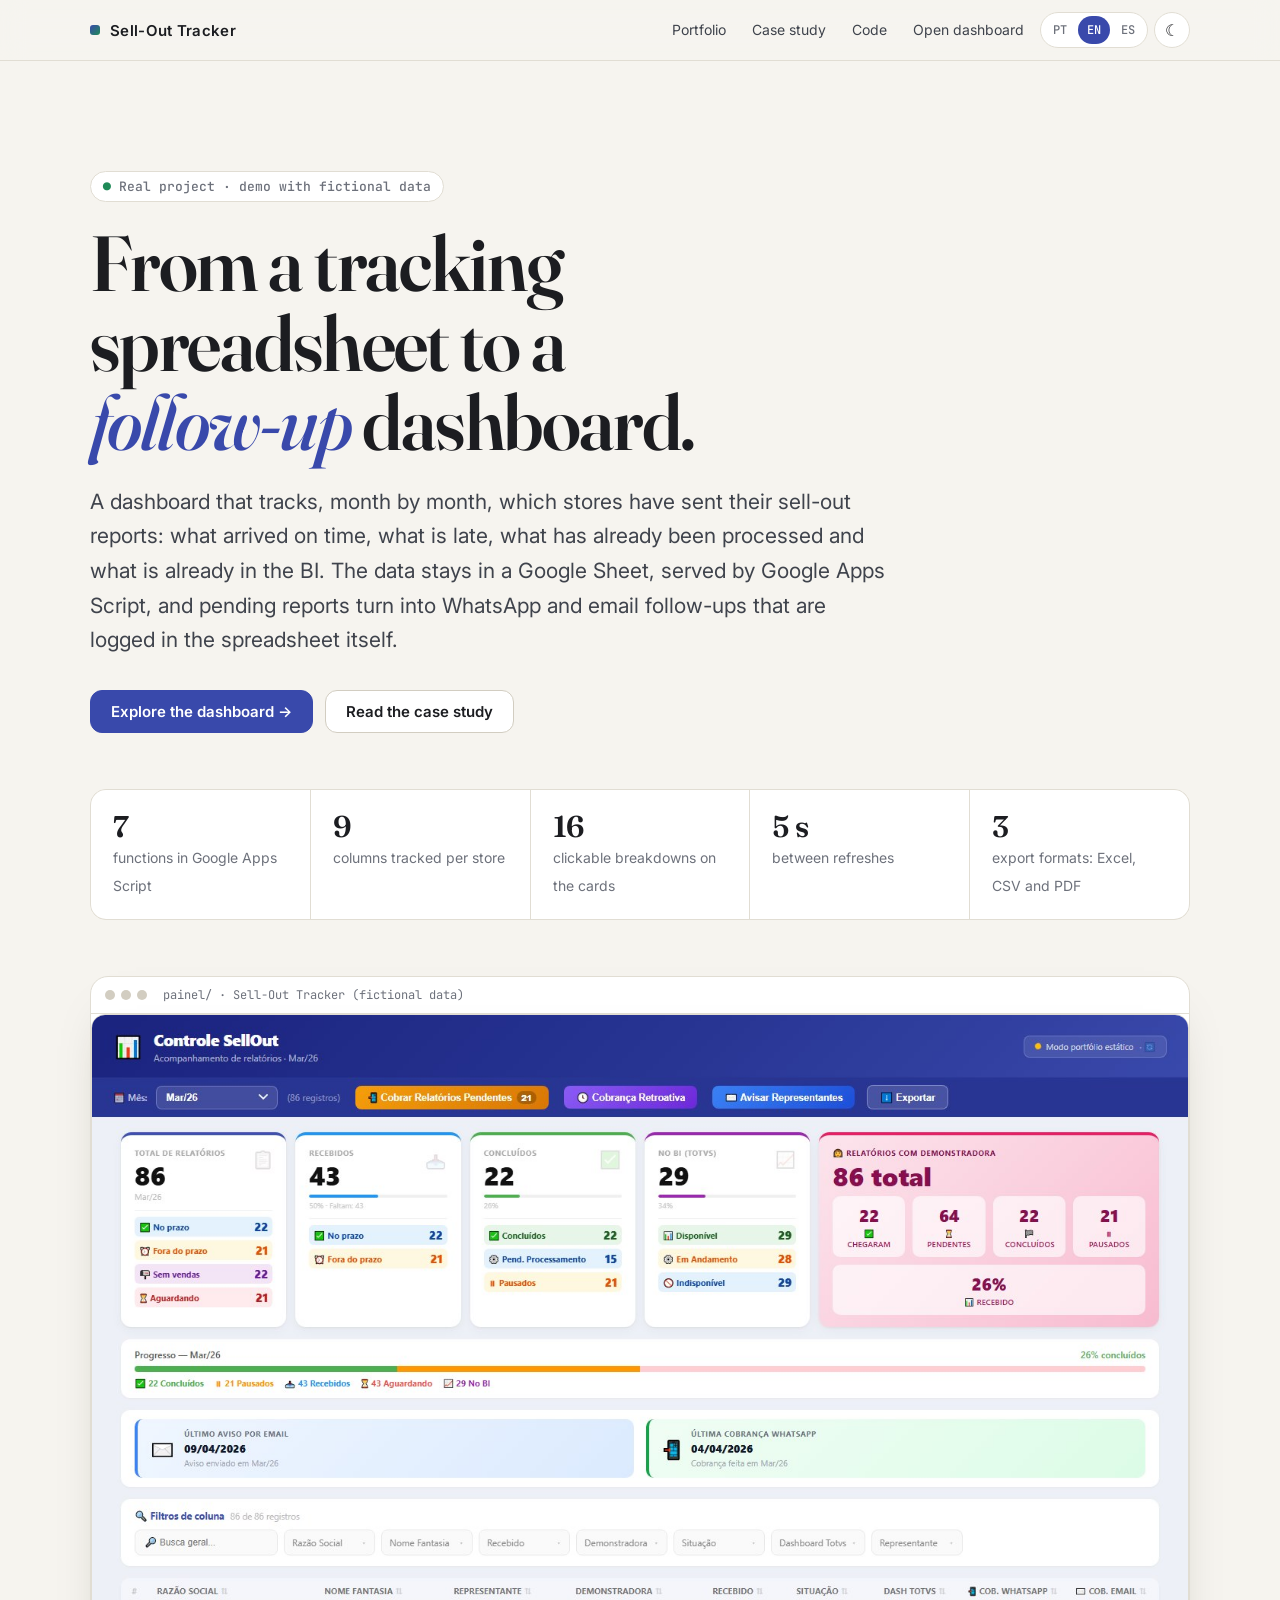
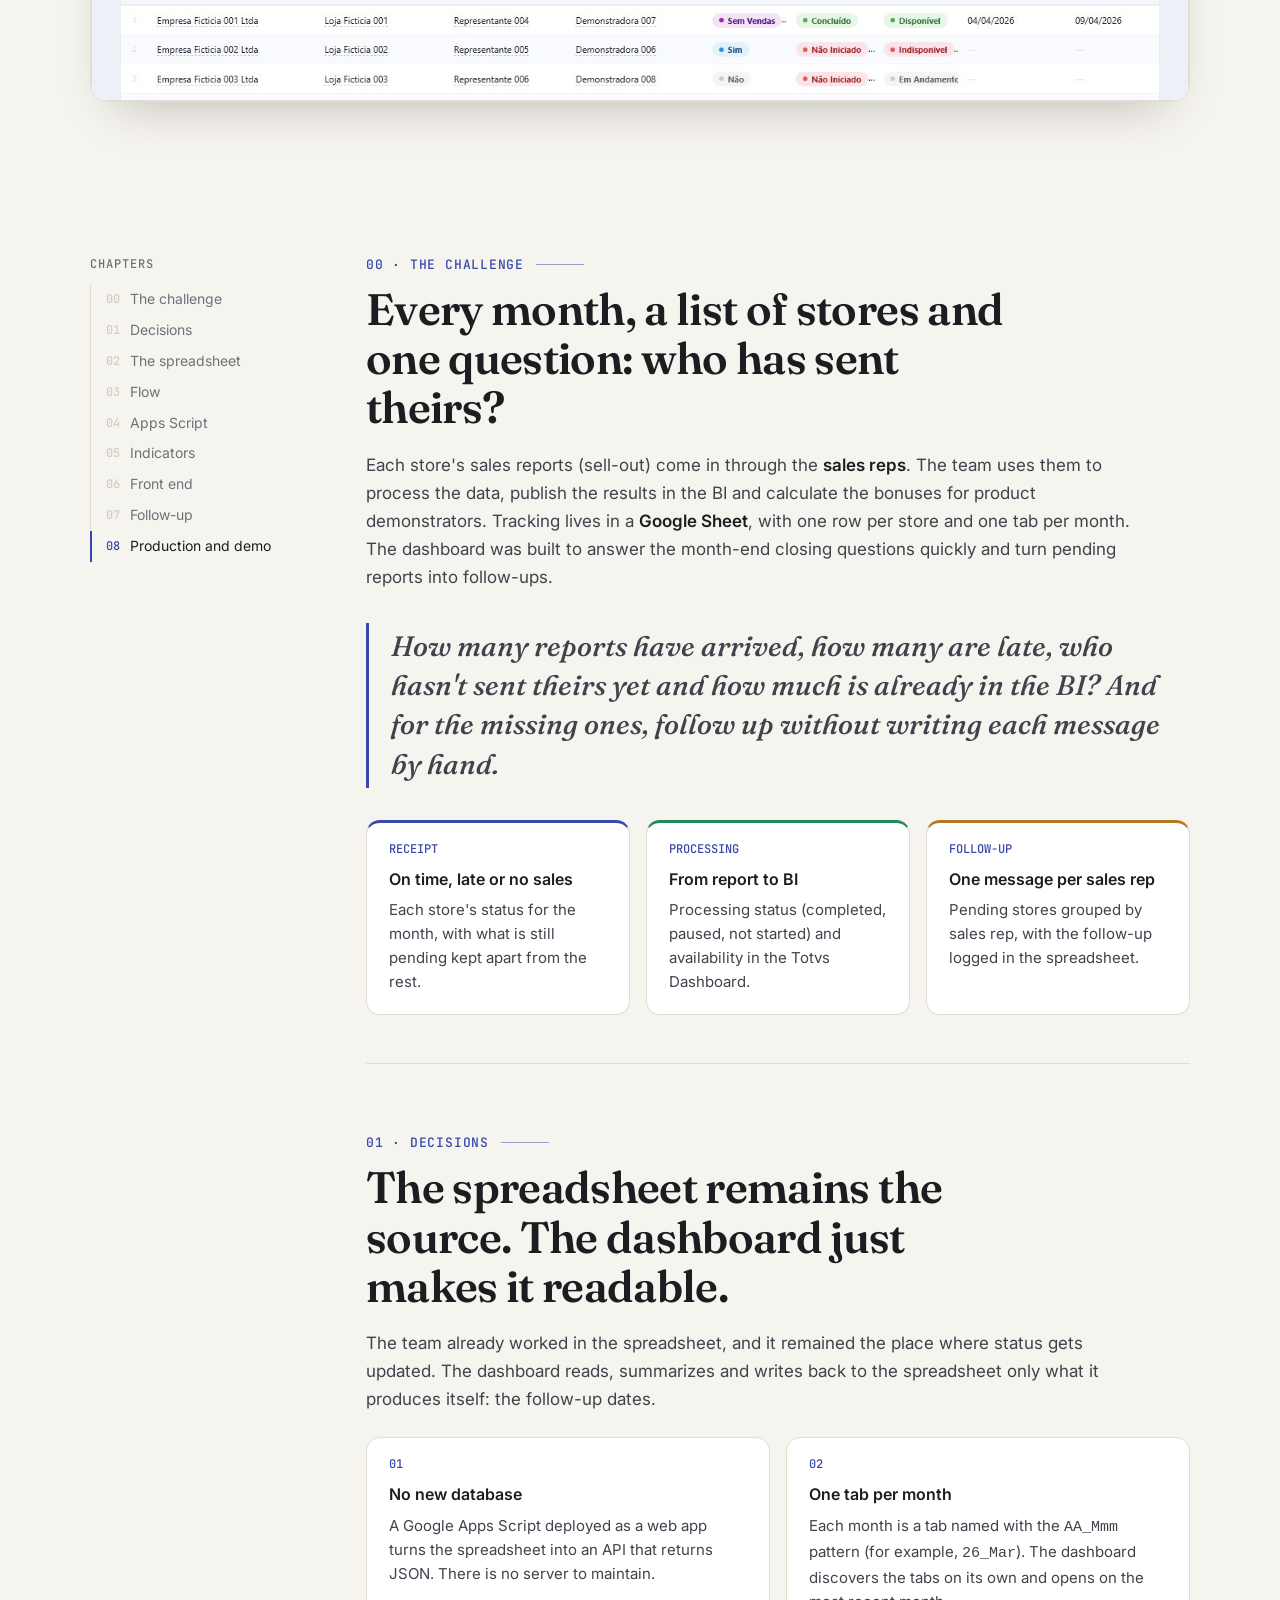
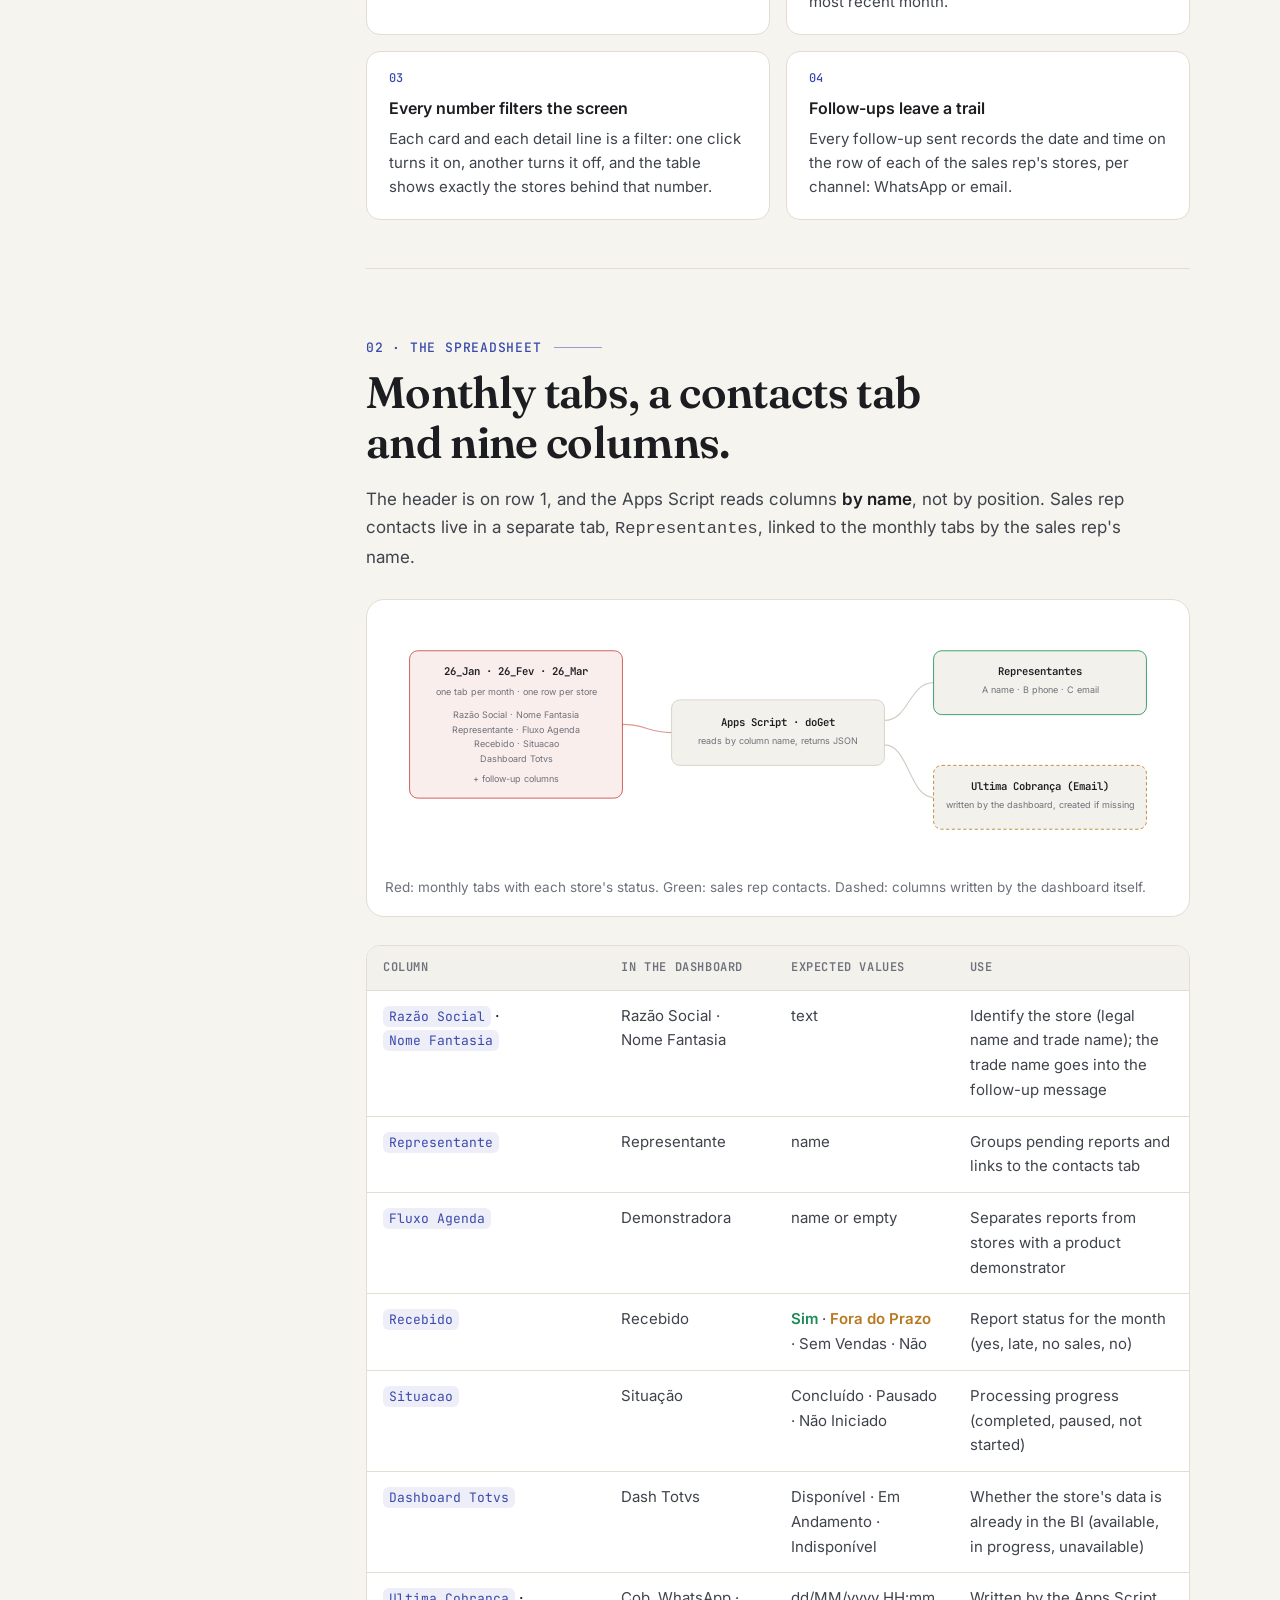
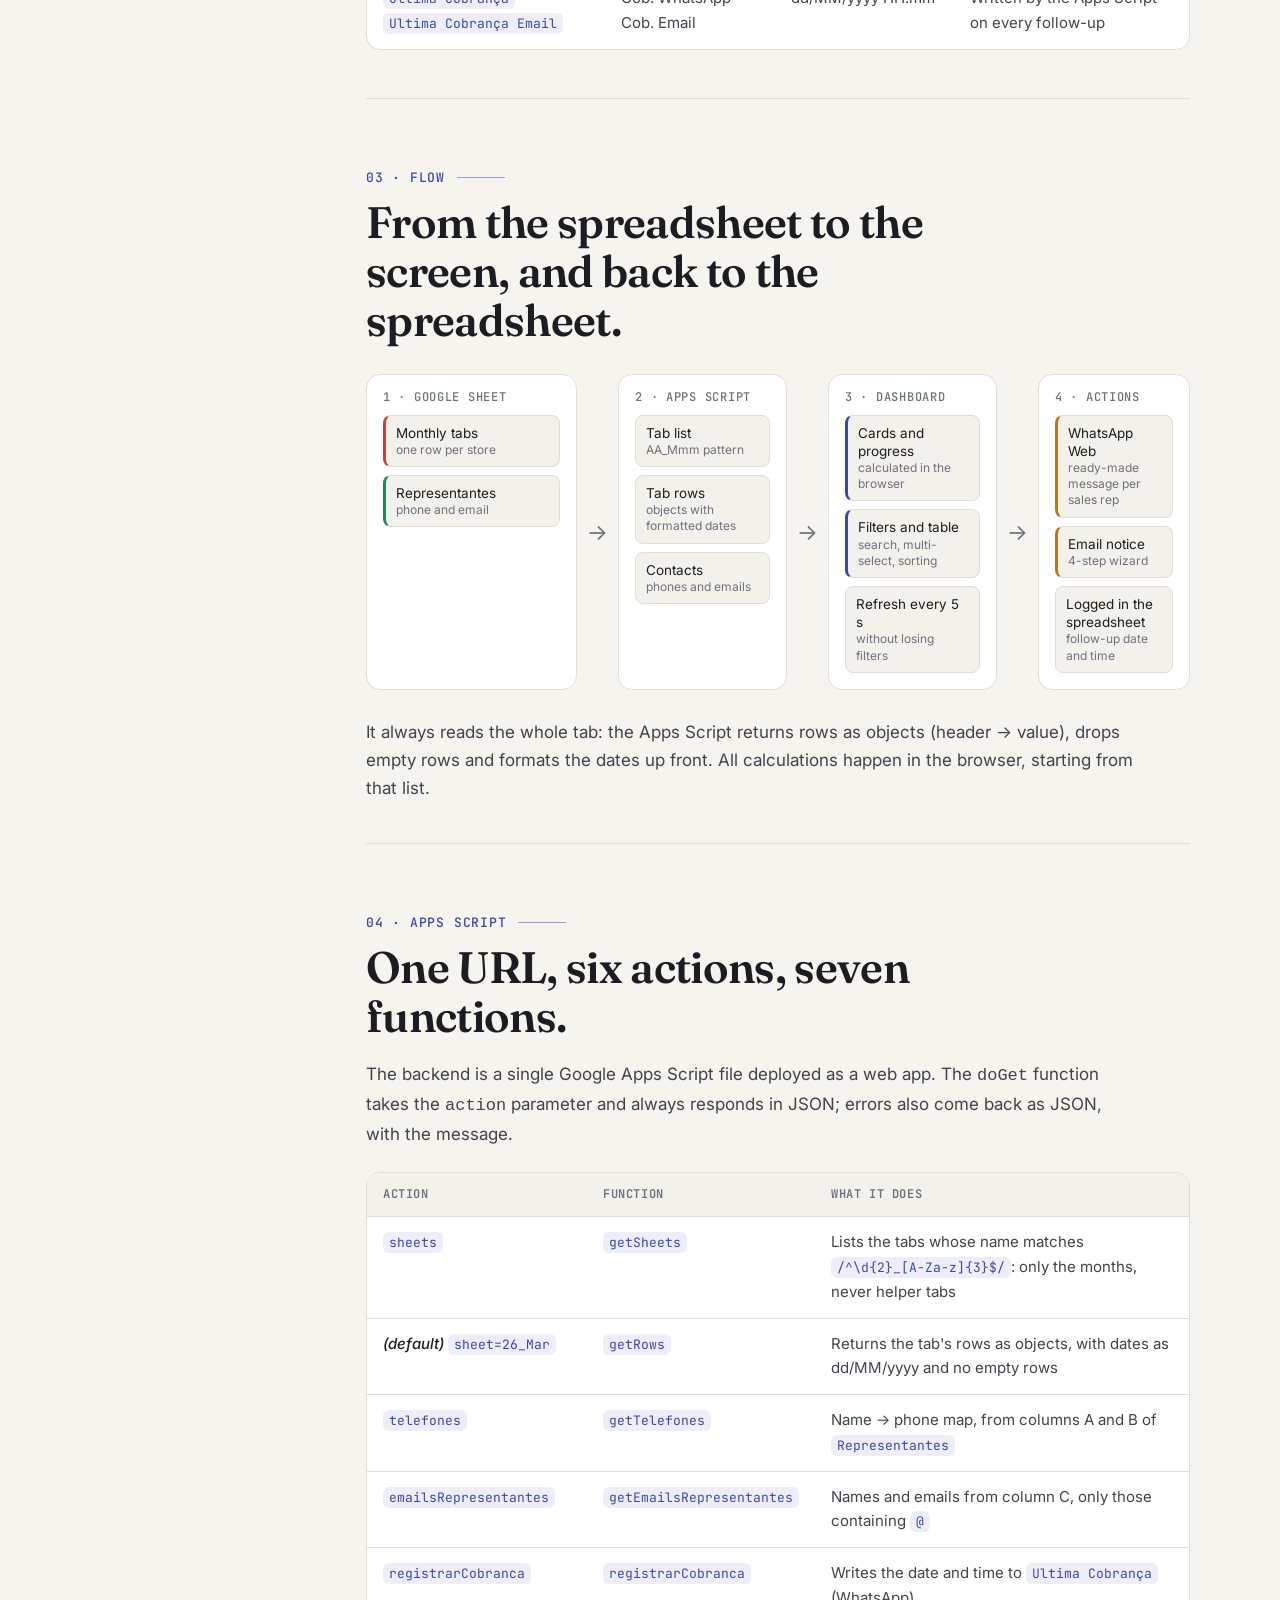
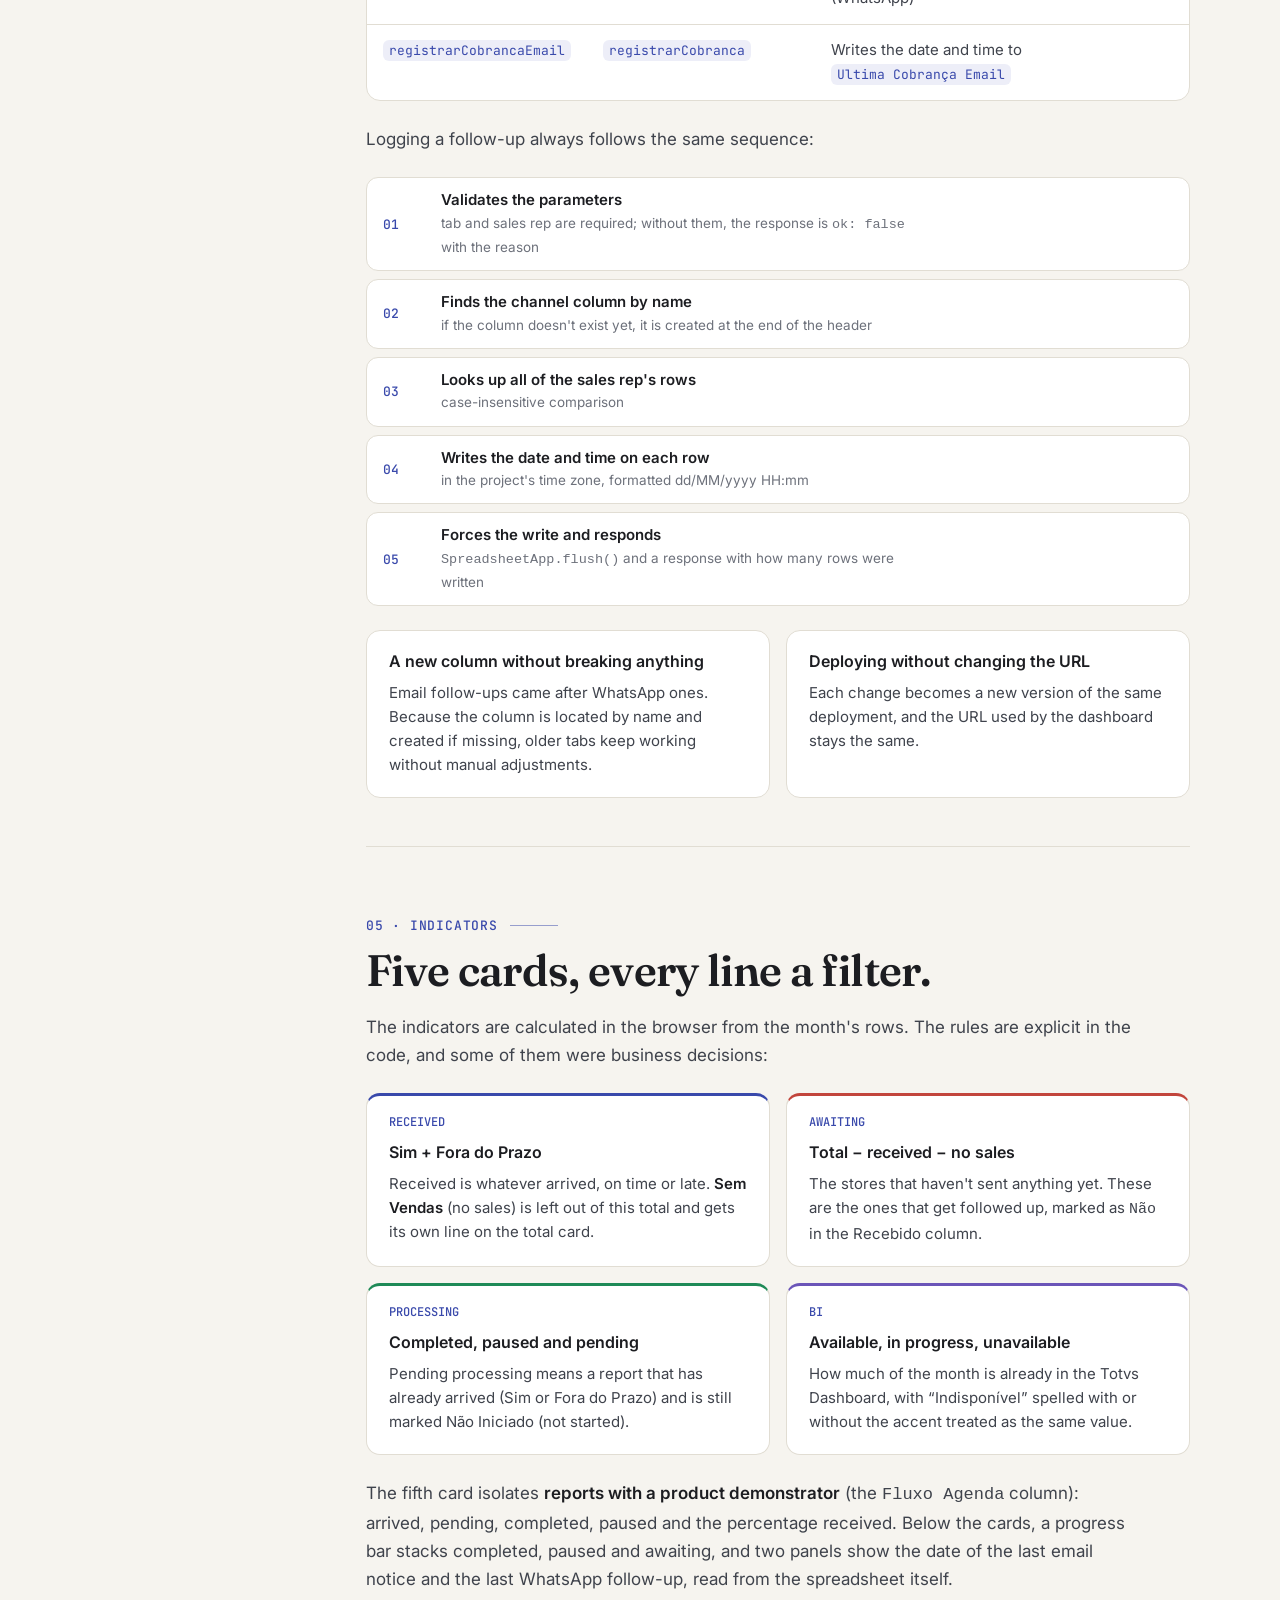
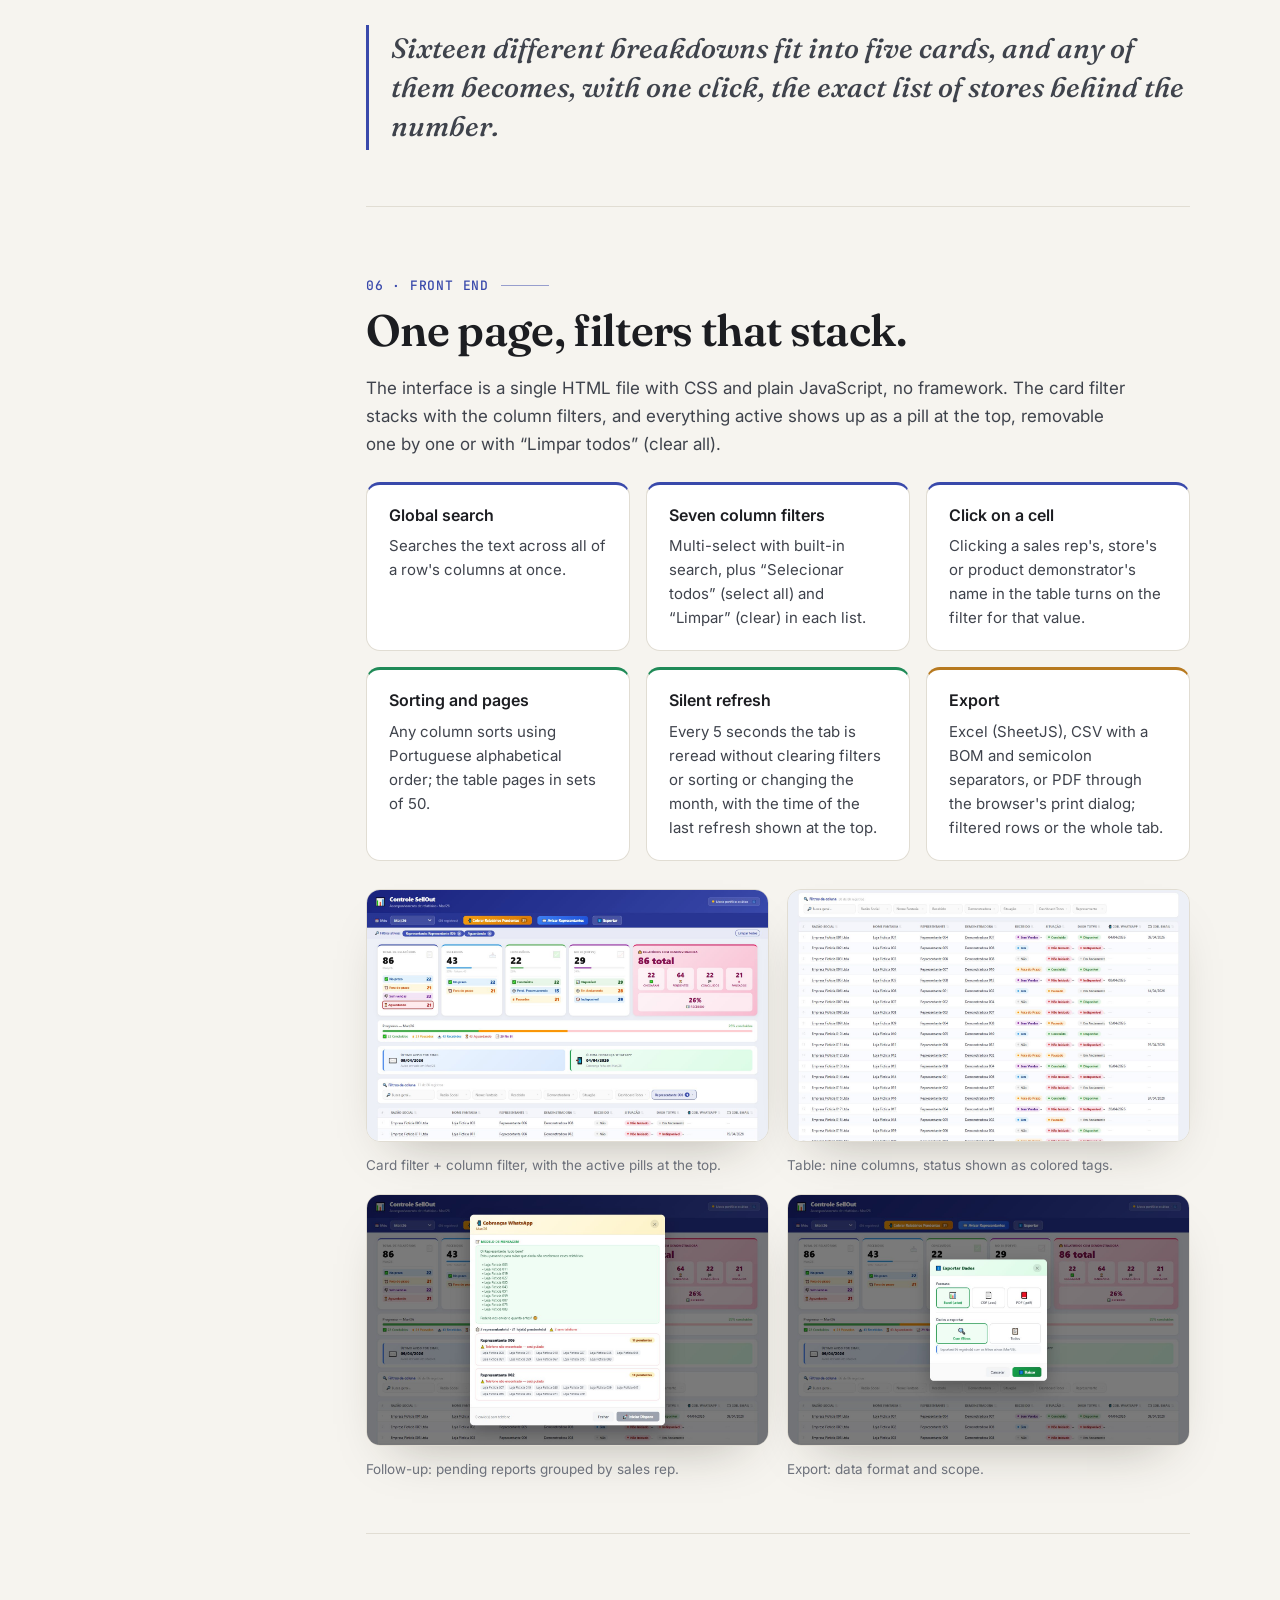
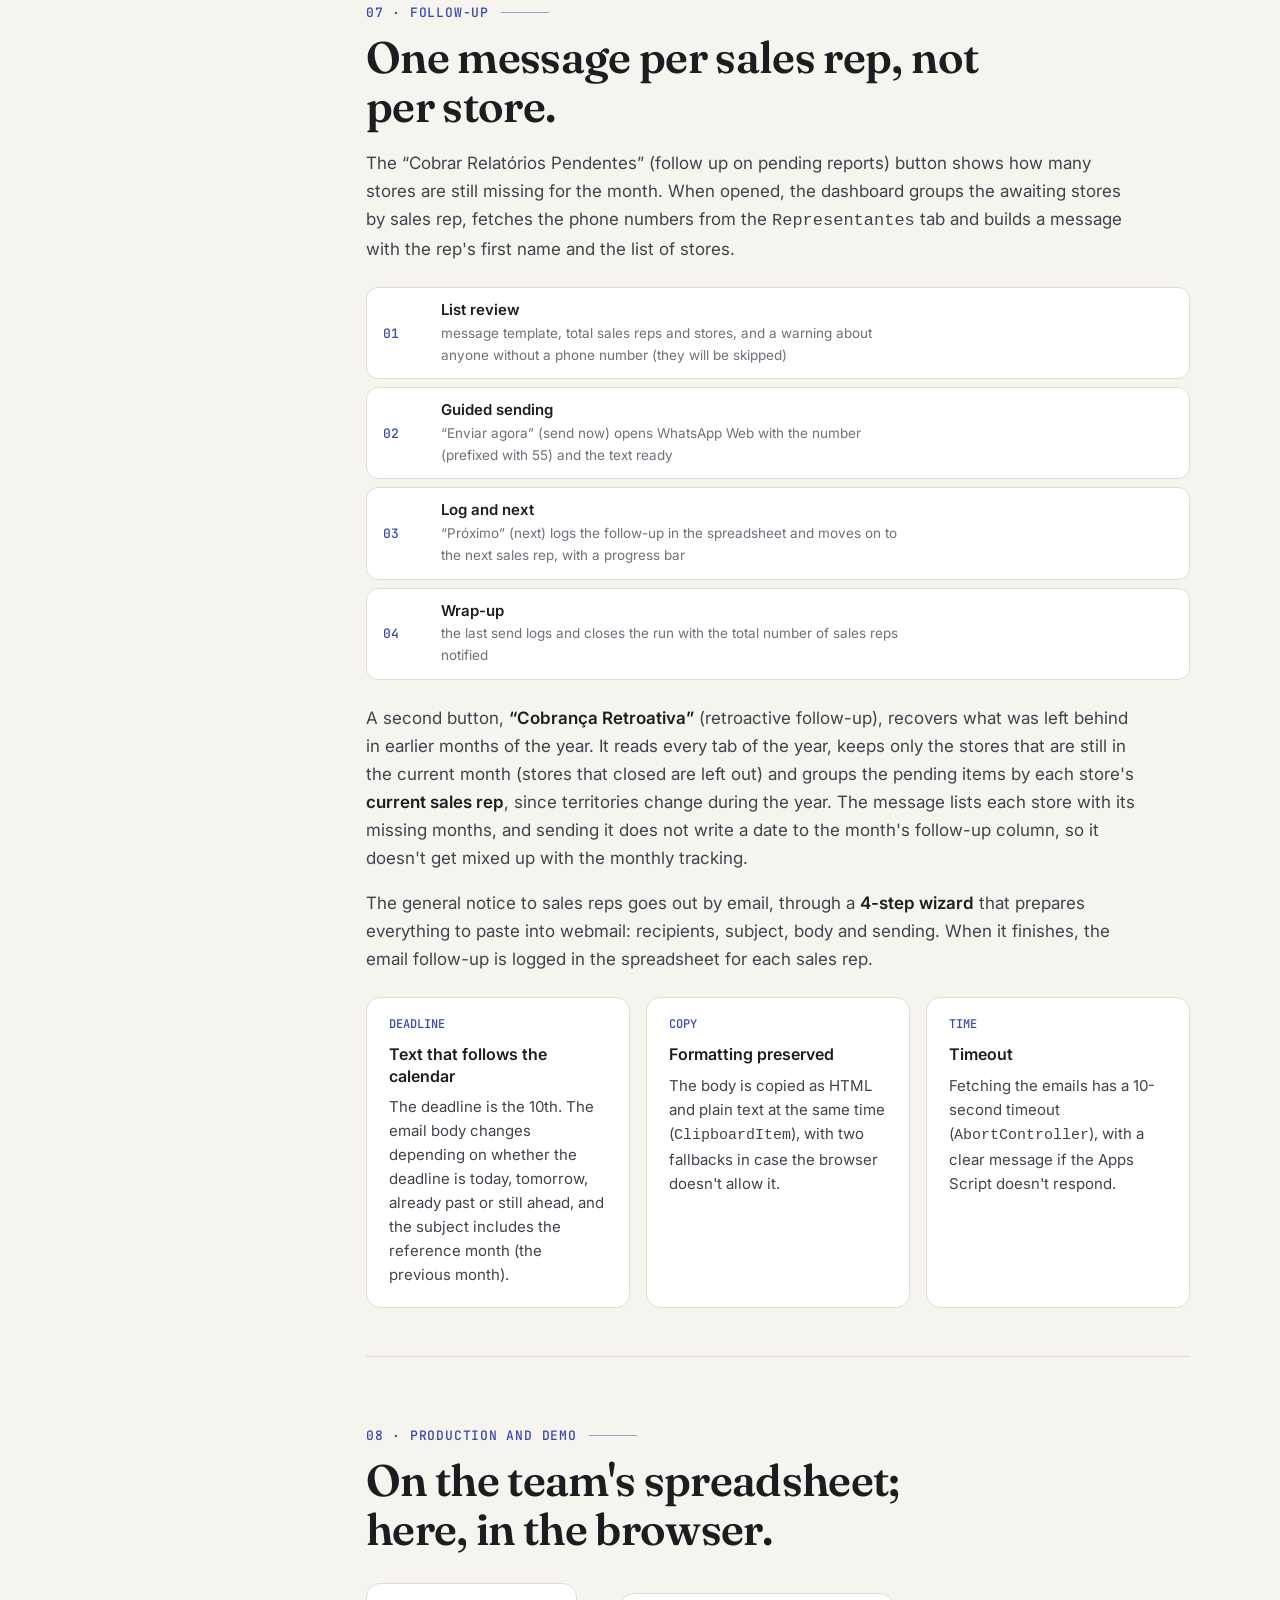
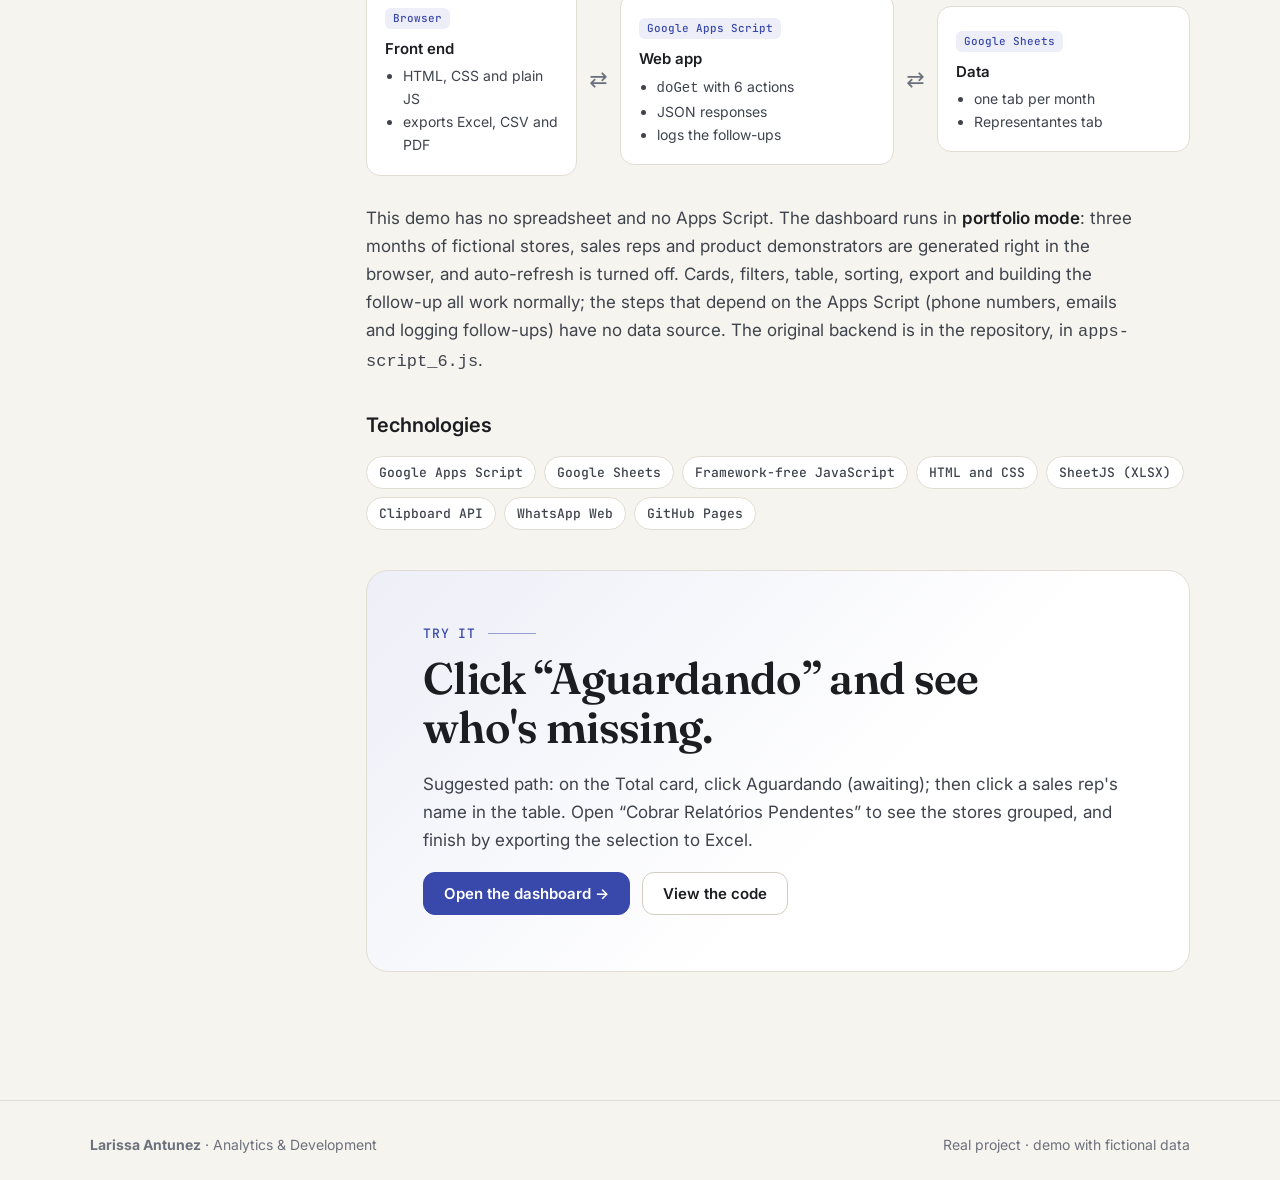
<file: index.html>
<!doctype html>
<html lang="pt-BR">
<head>
  <meta charset="utf-8">
  <script src="assets/idioma-estudo.js"></script>
  <link rel="alternate" hreflang="pt-BR" href="https://lariantunez.github.io/painel-acompanhamento-relatorios-sellout/">
  <link rel="alternate" hreflang="en" href="https://lariantunez.github.io/painel-acompanhamento-relatorios-sellout/en/">
  <link rel="alternate" hreflang="es" href="https://lariantunez.github.io/painel-acompanhamento-relatorios-sellout/es/">
  <meta name="viewport" content="width=device-width, initial-scale=1">
  <title>Controle SellOut · Estudo de caso</title>
  <meta name="description" content="Estudo de caso: painel que acompanha, mês a mês, o recebimento dos relatórios de sell out de cada loja, com backend em Google Apps Script sobre uma planilha Google e cobrança de pendências por WhatsApp e e-mail. Demonstração com dados fictícios.">
  <meta property="og:title" content="Controle SellOut · da planilha de controle ao painel de cobrança">
  <meta property="og:description" content="Google Apps Script como API, uma aba por mês, indicadores clicáveis e cobrança registrada na própria planilha.">
  <meta property="og:image" content="assets/painel-visao.jpg">
  <link rel="preconnect" href="https://fonts.googleapis.com">
  <link rel="preconnect" href="https://fonts.gstatic.com" crossorigin>
  <link href="https://fonts.googleapis.com/css2?family=Fraunces:ital,opsz,wght@0,9..144,500;0,9..144,600;1,9..144,500&family=Inter:wght@400;500;600&family=JetBrains+Mono:wght@400;500&display=swap" rel="stylesheet">
  <link rel="stylesheet" href="assets/estudo.css">
  <style>
    /* Identidade do Controle SellOut: azul índigo do cabeçalho do painel. */
    :root { --accent: #8c9eff; --accent-2: #8c9eff; --on-accent: #0e1014; --accent-wash: rgba(140, 158, 255, 0.12); }
    :root[data-theme="light"] { --accent: #3949ab; --accent-2: #3949ab; --on-accent: #fff; --accent-wash: rgba(57, 73, 171, 0.09); }
    @media (prefers-color-scheme: light) { :root:not([data-theme="dark"]) { --accent: #3949ab; --accent-2: #3949ab; --on-accent: #fff; --accent-wash: rgba(57, 73, 171, 0.09); } }
  </style>
</head>
<body>
  <header class="topo">
    <div class="wrap">
      <a class="marca" href="#inicio"><i></i>Controle SellOut</a>
      <nav>
        <a class="opcional" href="https://lariantunez.github.io/Vitrine-de-projetos/?lang=pt">Vitrine</a>
        <a class="opcional" href="#c00">Estudo de caso</a>
        <a class="opcional" href="https://github.com/lariantunez/painel-acompanhamento-relatorios-sellout">Código</a>
        <a href="painel/">Abrir painel</a>
        <div class="idiomas" role="group" aria-label="Idioma"><a href="./?lang=pt" data-idioma="pt" hreflang="pt-BR" aria-current="true">PT</a><a href="en/" data-idioma="en" hreflang="en">EN</a><a href="es/" data-idioma="es" hreflang="es">ES</a></div>
        <button class="btn-tema" id="tema" type="button" aria-label="Trocar tema">☀</button>
      </nav>
      <span class="progresso"></span>
    </div>
  </header>

  <main id="inicio">
    <section class="abertura">
      <div class="wrap">
        <span class="selo-topo"><b>●</b> Projeto real · demonstração com dados fictícios</span>
        <h1>Da planilha de controle ao painel de <em>cobrança</em>.</h1>
        <p class="lead">Um painel que acompanha, mês a mês, o recebimento dos relatórios de sell out de cada loja: o que chegou no prazo, o que está atrasado, o que já foi processado e o que já está no BI. Os dados continuam numa planilha Google, servida por um Google Apps Script, e as pendências viram cobranças por WhatsApp e e-mail registradas na própria planilha.</p>
        <div class="acoes">
          <a class="btn primario" href="painel/">Explorar o painel →</a>
          <a class="btn" href="#c00">Ler o estudo de caso</a>
        </div>
        <div class="numeros">
          <div><strong>7</strong><span>funções no Google Apps Script</span></div>
          <div><strong>9</strong><span>colunas acompanhadas por loja</span></div>
          <div><strong>16</strong><span>recortes clicáveis nos cartões</span></div>
          <div><strong>5 s</strong><span>entre uma atualização e outra</span></div>
          <div><strong>3</strong><span>formatos de exportação: Excel, CSV e PDF</span></div>
        </div>
        <figure class="vitrine">
          <div class="barra-janela"><i></i><i></i><i></i><span>painel/ · Controle SellOut (dados fictícios)</span></div>
          <img src="assets/painel-visao.jpg" alt="Painel Controle SellOut: seletor de mês, botões de cobrança, aviso e exportação; cartões de total de relatórios, recebidos, concluídos, no BI e relatórios com demonstradora; barra de progresso e tabela de lojas" width="1440" height="900">
        </figure>
      </div>
    </section>

    <div class="wrap livro">
      <aside class="indice" aria-label="Capítulos">
        <p>Capítulos</p>
        <ol>
          <li><a href="#c00"><b>00</b>O desafio</a></li>
          <li><a href="#c01"><b>01</b>Decisões</a></li>
          <li><a href="#c02"><b>02</b>A planilha</a></li>
          <li><a href="#c03"><b>03</b>Fluxo</a></li>
          <li><a href="#c04"><b>04</b>Apps Script</a></li>
          <li><a href="#c05"><b>05</b>Indicadores</a></li>
          <li><a href="#c06"><b>06</b>Front-end</a></li>
          <li><a href="#c07"><b>07</b>Cobrança</a></li>
          <li><a href="#c08"><b>08</b>Produção e demo</a></li>
        </ol>
      </aside>

      <div class="capitulos">
        <!-- 00 -->
        <section class="capitulo" id="c00">
          <span class="rotulo-cap">00 · O desafio</span>
          <h2>Todo mês, uma lista de lojas e uma pergunta: quem já mandou?</h2>
          <p>Os relatórios de vendas (sell out) de cada loja chegam pelos <strong>representantes comerciais</strong>. Com eles a equipe processa os dados, publica o resultado no BI e calcula a premiação das demonstradoras. O controle fica numa <strong>planilha Google</strong>, com uma linha por loja e uma aba por mês. O painel nasceu para responder rápido às perguntas do fechamento e transformar as pendências em cobrança.</p>
          <p class="destaque revelar">Quantos relatórios chegaram, quantos estão fora do prazo, quem ainda não mandou e quanto já está no BI? E, para quem falta, cobrar sem montar mensagem por mensagem.</p>
          <div class="grade g3 revelar">
            <div class="cartao azul"><span class="num">RECEBIMENTO</span><h4>No prazo, fora do prazo ou sem vendas</h4><p>O status de cada loja no mês, com o que ainda está aguardando separado do resto.</p></div>
            <div class="cartao verde"><span class="num">PROCESSAMENTO</span><h4>Do relatório ao BI</h4><p>Situação do processamento (concluído, pausado, não iniciado) e disponibilidade no Dashboard Totvs.</p></div>
            <div class="cartao ambar"><span class="num">COBRANÇA</span><h4>Uma mensagem por representante</h4><p>As lojas pendentes agrupadas por representante, com a cobrança registrada na planilha.</p></div>
          </div>
        </section>

        <!-- 01 -->
        <section class="capitulo" id="c01">
          <span class="rotulo-cap">01 · Decisões</span>
          <h2>A planilha continua sendo a fonte. O painel só a torna legível.</h2>
          <p>A equipe já trabalhava na planilha, e ela continuou sendo o lugar onde o status é atualizado. O painel lê, resume e devolve à planilha só o que ele mesmo produz: a data das cobranças.</p>
          <div class="grade g2 revelar">
            <div class="cartao"><span class="num">01</span><h4>Sem banco de dados novo</h4><p>Um Google Apps Script publicado como aplicativo web transforma a planilha em uma API que responde JSON. Não há servidor para manter.</p></div>
            <div class="cartao"><span class="num">02</span><h4>Uma aba por mês</h4><p>Cada mês é uma aba com nome no padrão <code>AA_Mmm</code> (por exemplo, <code>26_Mar</code>). O painel descobre as abas sozinho e abre no mês mais recente.</p></div>
            <div class="cartao"><span class="num">03</span><h4>Todo número filtra a tela</h4><p>Cada cartão e cada linha de detalhe é um filtro: um clique liga, outro clique desliga, e a tabela mostra exatamente as lojas daquele número.</p></div>
            <div class="cartao"><span class="num">04</span><h4>Cobrança deixa rastro</h4><p>Toda cobrança enviada grava data e hora na linha de cada loja do representante, por canal: WhatsApp ou e-mail.</p></div>
          </div>
        </section>

        <!-- 02 -->
        <section class="capitulo" id="c02">
          <span class="rotulo-cap">02 · A planilha</span>
          <h2>Abas mensais, uma aba de contatos e nove colunas.</h2>
          <p>O cabeçalho fica na linha 1 e o Apps Script lê as colunas <strong>pelo nome</strong>, não pela posição. Os contatos dos representantes ficam numa aba separada, <code>Representantes</code>, ligada às abas mensais pelo nome do representante.</p>
          <figure class="diagrama revelar">
            <svg viewBox="0 0 960 300" role="img" aria-label="Estrutura: abas mensais à esquerda, Apps Script ao centro, aba Representantes e colunas de cobrança à direita">
              <path class="liga forte" d="M290 130 C 320 130, 320 140, 350 140"/>
              <path class="liga" d="M610 125 C 640 125, 640 79, 670 79"/>
              <path class="liga" d="M610 155 C 640 155, 640 219, 670 219"/>
              <g class="no fato"><rect x="30" y="40" width="260" height="180" rx="10"/><text x="160" y="70" text-anchor="middle">26_Jan · 26_Fev · 26_Mar</text><text class="sub" x="160" y="94" text-anchor="middle">uma aba por mês · uma linha por loja</text><text class="sub" x="160" y="122" text-anchor="middle">Razão Social · Nome Fantasia</text><text class="sub" x="160" y="140" text-anchor="middle">Representante · Fluxo Agenda</text><text class="sub" x="160" y="158" text-anchor="middle">Recebido · Situacao</text><text class="sub" x="160" y="176" text-anchor="middle">Dashboard Totvs</text><text class="sub" x="160" y="200" text-anchor="middle">+ colunas de cobrança</text></g>
              <g class="no"><rect x="350" y="100" width="260" height="80" rx="10"/><text x="480" y="132" text-anchor="middle">Apps Script · doGet</text><text class="sub" x="480" y="154" text-anchor="middle">lê por nome de coluna, responde JSON</text></g>
              <g class="no dim"><rect x="670" y="40" width="260" height="78" rx="10"/><text x="800" y="70" text-anchor="middle">Representantes</text><text class="sub" x="800" y="92" text-anchor="middle">A nome · B telefone · C e-mail</text></g>
              <g class="no apoio"><rect x="670" y="180" width="260" height="78" rx="10"/><text x="800" y="210" text-anchor="middle">Ultima Cobrança (Email)</text><text class="sub" x="800" y="232" text-anchor="middle">gravadas pelo painel, criadas se faltarem</text></g>
            </svg>
            <figcaption>Vermelho: abas mensais com o status de cada loja. Verde: contatos dos representantes. Tracejado: colunas escritas pelo próprio painel.</figcaption>
          </figure>
          <div class="tabela-rolagem revelar">
            <table class="tabela">
              <thead><tr><th>Coluna</th><th>No painel</th><th>Valores esperados</th><th>Uso</th></tr></thead>
              <tbody>
                <tr><td><code>Razão Social</code> · <code>Nome Fantasia</code></td><td>Razão Social · Nome Fantasia</td><td>texto</td><td>Identificam a loja; o nome fantasia vai na mensagem de cobrança</td></tr>
                <tr><td><code>Representante</code></td><td>Representante</td><td>nome</td><td>Agrupa as pendências e liga à aba de contatos</td></tr>
                <tr><td><code>Fluxo Agenda</code></td><td>Demonstradora</td><td>nome ou vazio</td><td>Separa os relatórios de lojas com demonstradora</td></tr>
                <tr><td><code>Recebido</code></td><td>Recebido</td><td><span class="ok">Sim</span> · <span class="alerta">Fora do Prazo</span> · Sem Vendas · Não</td><td>Status do relatório no mês</td></tr>
                <tr><td><code>Situacao</code></td><td>Situação</td><td>Concluído · Pausado · Não Iniciado</td><td>Andamento do processamento</td></tr>
                <tr><td><code>Dashboard Totvs</code></td><td>Dash Totvs</td><td>Disponível · Em Andamento · Indisponível</td><td>Se o dado da loja já está no BI</td></tr>
                <tr><td><code>Ultima Cobrança</code> · <code>Ultima Cobrança Email</code></td><td>Cob. WhatsApp · Cob. Email</td><td>dd/MM/aaaa HH:mm</td><td>Gravadas pelo Apps Script a cada cobrança</td></tr>
              </tbody>
            </table>
          </div>
        </section>

        <!-- 03 -->
        <section class="capitulo" id="c03">
          <span class="rotulo-cap">03 · Fluxo</span>
          <h2>Da planilha à tela, e de volta à planilha.</h2>
          <div class="fluxo revelar" role="img" aria-label="Fluxo: planilha Google, Apps Script, painel no navegador e ações de cobrança que gravam de volta na planilha">
            <div class="coluna"><b>1 · Planilha Google</b>
              <div class="item fato">Abas mensais<small>uma linha por loja</small></div>
              <div class="item dim">Representantes<small>telefone e e-mail</small></div>
            </div>
            <div class="seta">→</div>
            <div class="coluna"><b>2 · Apps Script</b>
              <div class="item">Lista de abas<small>padrão AA_Mmm</small></div>
              <div class="item">Linhas da aba<small>objetos com datas formatadas</small></div>
              <div class="item">Contatos<small>telefones e e-mails</small></div>
            </div>
            <div class="seta">→</div>
            <div class="coluna"><b>3 · Painel</b>
              <div class="item erp">Cartões e progresso<small>calculados no navegador</small></div>
              <div class="item erp">Filtros e tabela<small>busca, multisseleção, ordenação</small></div>
              <div class="item">Atualização a cada 5 s<small>sem perder os filtros</small></div>
            </div>
            <div class="seta">→</div>
            <div class="coluna"><b>4 · Ações</b>
              <div class="item adv">WhatsApp Web<small>mensagem pronta por representante</small></div>
              <div class="item adv">Aviso por e-mail<small>assistente em 4 passos</small></div>
              <div class="item">Registro na planilha<small>data e hora da cobrança</small></div>
            </div>
          </div>
          <p>A leitura é sempre da aba inteira: o Apps Script devolve as linhas como objetos (cabeçalho → valor), descarta as linhas vazias e já formata as datas. Todos os cálculos acontecem no navegador, a partir dessa lista.</p>
        </section>

        <!-- 04 -->
        <section class="capitulo" id="c04">
          <span class="rotulo-cap">04 · Apps Script</span>
          <h2>Uma URL, seis ações, sete funções.</h2>
          <p>O backend é um único arquivo de Google Apps Script publicado como aplicativo web. A função <code>doGet</code> recebe o parâmetro <code>action</code> e responde sempre em JSON; erros também voltam como JSON, com a mensagem.</p>
          <div class="tabela-rolagem revelar">
            <table class="tabela">
              <thead><tr><th>Ação</th><th>Função</th><th>O que faz</th></tr></thead>
              <tbody>
                <tr><td><code>sheets</code></td><td><code>getSheets</code></td><td>Lista as abas cujo nome segue <code>/^\d{2}_[A-Za-z]{3}$/</code>: só os meses, nunca abas auxiliares</td></tr>
                <tr><td><em>(padrão)</em> <code>sheet=26_Mar</code></td><td><code>getRows</code></td><td>Devolve as linhas da aba como objetos, com datas em dd/MM/aaaa e sem linhas vazias</td></tr>
                <tr><td><code>telefones</code></td><td><code>getTelefones</code></td><td>Mapa nome → telefone, a partir das colunas A e B de <code>Representantes</code></td></tr>
                <tr><td><code>emailsRepresentantes</code></td><td><code>getEmailsRepresentantes</code></td><td>Nomes e e-mails da coluna C, só os que contêm <code>@</code></td></tr>
                <tr><td><code>registrarCobranca</code></td><td><code>registrarCobranca</code></td><td>Grava data e hora em <code>Ultima Cobrança</code> (WhatsApp)</td></tr>
                <tr><td><code>registrarCobrancaEmail</code></td><td><code>registrarCobranca</code></td><td>Grava data e hora em <code>Ultima Cobrança Email</code></td></tr>
              </tbody>
            </table>
          </div>
          <p>O registro de uma cobrança segue sempre a mesma sequência:</p>
          <div class="etapas revelar">
            <div class="etapa"><div><h4>Valida os parâmetros</h4><p>aba e representante são obrigatórios; sem eles, a resposta é <code>ok: false</code> com o motivo</p></div></div>
            <div class="etapa"><div><h4>Encontra a coluna do canal pelo nome</h4><p>se a coluna ainda não existe, ela é criada no fim do cabeçalho</p></div></div>
            <div class="etapa"><div><h4>Procura todas as linhas do representante</h4><p>comparação sem diferenciar maiúsculas de minúsculas</p></div></div>
            <div class="etapa"><div><h4>Grava data e hora em cada linha</h4><p>no fuso do projeto, formato dd/MM/aaaa HH:mm</p></div></div>
            <div class="etapa"><div><h4>Força a gravação e responde</h4><p><code>SpreadsheetApp.flush()</code> e retorno com quantas linhas foram gravadas</p></div></div>
          </div>
          <div class="grade g2 revelar">
            <div class="cartao"><h4>Coluna nova sem quebrar nada</h4><p>A cobrança por e-mail chegou depois da de WhatsApp. Como a coluna é localizada pelo nome e criada se faltar, abas antigas continuam funcionando sem ajuste manual.</p></div>
            <div class="cartao"><h4>Implantação sem trocar a URL</h4><p>Cada alteração vira uma nova versão da mesma implantação, e a URL usada pelo painel continua a mesma.</p></div>
          </div>
        </section>

        <!-- 05 -->
        <section class="capitulo" id="c05">
          <span class="rotulo-cap">05 · Indicadores</span>
          <h2>Cinco cartões, cada linha um filtro.</h2>
          <p>Os indicadores são calculados no navegador a partir das linhas do mês. As regras ficam explícitas no código, e algumas foram decisões de negócio:</p>
          <div class="grade g2 revelar">
            <div class="cartao azul"><span class="num">RECEBIDOS</span><h4>Sim + Fora do Prazo</h4><p>Recebido é o que chegou, no prazo ou não. <strong>Sem Vendas</strong> fica fora desse total e aparece em linha própria no cartão de total.</p></div>
            <div class="cartao vermelho"><span class="num">AGUARDANDO</span><h4>Total − recebidos − sem vendas</h4><p>As lojas que ainda não mandaram nada. São elas que entram na cobrança, marcadas como <code>Não</code> na coluna Recebido.</p></div>
            <div class="cartao verde"><span class="num">PROCESSAMENTO</span><h4>Concluídos, pausados e pendentes</h4><p>Pendente de processamento é o relatório que já chegou (Sim ou Fora do Prazo) e ainda está como Não Iniciado.</p></div>
            <div class="cartao violeta"><span class="num">BI</span><h4>Disponível, em andamento, indisponível</h4><p>Quanto do mês já está no Dashboard Totvs, com a grafia com e sem acento de “Indisponível” tratada como a mesma.</p></div>
          </div>
          <p>O quinto cartão separa os <strong>relatórios com demonstradora</strong> (coluna <code>Fluxo Agenda</code>): chegaram, pendentes, concluídos, pausados e o percentual recebido. Abaixo dos cartões, uma barra de progresso empilha concluídos, pausados e aguardando, e dois quadros mostram a data do último aviso por e-mail e da última cobrança por WhatsApp, lidas da própria planilha.</p>
          <p class="destaque revelar">Dezesseis recortes diferentes cabem em cinco cartões, e qualquer um deles vira, com um clique, a lista exata de lojas por trás do número.</p>
        </section>

        <!-- 06 -->
        <section class="capitulo" id="c06">
          <span class="rotulo-cap">06 · Front-end</span>
          <h2>Uma página, filtros que se somam.</h2>
          <p>A interface é um único arquivo HTML com CSS e JavaScript puro, sem framework. O filtro dos cartões se soma aos filtros de coluna, e tudo o que está ativo aparece como pílula no topo, com remoção individual ou “Limpar todos”.</p>
          <div class="grade g3 revelar">
            <div class="cartao azul"><h4>Busca geral</h4><p>Procura o texto em todas as colunas da linha ao mesmo tempo.</p></div>
            <div class="cartao azul"><h4>Sete filtros de coluna</h4><p>Multisseleção com busca interna, “Selecionar todos” e “Limpar” em cada lista.</p></div>
            <div class="cartao azul"><h4>Clique na célula</h4><p>Clicar no nome de um representante, loja ou demonstradora na tabela liga o filtro daquele valor.</p></div>
            <div class="cartao verde"><h4>Ordenação e páginas</h4><p>Qualquer coluna ordena em ordem alfabética do português; a tabela pagina de 50 em 50.</p></div>
            <div class="cartao verde"><h4>Atualização silenciosa</h4><p>A cada 5 segundos a aba é relida sem apagar filtros, ordenação nem mudar de mês, com a hora da última atualização no topo.</p></div>
            <div class="cartao ambar"><h4>Exportação</h4><p>Excel (SheetJS), CSV com BOM e separador ponto e vírgula, ou PDF pela impressão do navegador; com filtros ou a aba inteira.</p></div>
          </div>
          <div class="galeria revelar">
            <figure><img src="assets/painel-filtros.jpg" alt="Painel com o cartão Aguardando e um representante selecionados, pílulas de filtros ativos no topo" loading="lazy" width="1440" height="900"><figcaption>Filtro do cartão + filtro de coluna, com as pílulas ativas no topo.</figcaption></figure>
            <figure><img src="assets/painel-tabela.jpg" alt="Tabela de lojas com razão social, nome fantasia, representante, demonstradora, recebido, situação, dashboard e datas de cobrança" loading="lazy" width="1440" height="900"><figcaption>Tabela: nove colunas, status em etiquetas coloridas.</figcaption></figure>
            <figure><img src="assets/painel-cobranca.jpg" alt="Janela de cobranças por WhatsApp com o modelo de mensagem e as lojas pendentes agrupadas por representante" loading="lazy" width="1440" height="900"><figcaption>Cobrança: pendências agrupadas por representante.</figcaption></figure>
            <figure><img src="assets/painel-exportar.jpg" alt="Janela de exportação com escolha de formato (Excel, CSV ou PDF) e de escopo (com filtros ou todos)" loading="lazy" width="1440" height="900"><figcaption>Exportar: formato e escopo dos dados.</figcaption></figure>
          </div>
        </section>

        <!-- 07 -->
        <section class="capitulo" id="c07">
          <span class="rotulo-cap">07 · Cobrança</span>
          <h2>Uma mensagem por representante, não por loja.</h2>
          <p>O botão “Cobrar Relatórios Pendentes” mostra quantas lojas faltam no mês. Ao abrir, o painel agrupa as lojas aguardando por representante, busca os telefones na aba <code>Representantes</code> e monta uma mensagem com o primeiro nome e a lista das lojas.</p>
          <div class="etapas revelar">
            <div class="etapa"><div><h4>Revisão da lista</h4><p>modelo da mensagem, total de representantes e lojas, e aviso de quem está sem telefone (será pulado)</p></div></div>
            <div class="etapa"><div><h4>Envio guiado</h4><p>“Enviar agora” abre o WhatsApp Web com o número (com 55 na frente) e o texto prontos</p></div></div>
            <div class="etapa"><div><h4>Registro e próximo</h4><p>“Próximo” grava a cobrança na planilha e passa ao representante seguinte, com barra de progresso</p></div></div>
            <div class="etapa"><div><h4>Conclusão</h4><p>o último envio grava e fecha o disparo com o total de representantes notificados</p></div></div>
          </div>
          <p>Um segundo botão, <strong>“Cobrança Retroativa”</strong>, recupera o que ficou para trás nos meses anteriores do ano. Ele lê todas as abas do ano, considera só as lojas que continuam no mês atual (lojas que fecharam ficam de fora) e agrupa as pendências pelo <strong>representante atual</strong> de cada loja, porque a carteira muda ao longo do ano. A mensagem lista cada loja com os meses que faltam, e o envio não grava data na coluna de cobrança do mês, para não misturar com o controle mensal.</p>
          <p>O aviso geral aos representantes é por e-mail, num <strong>assistente de 4 passos</strong> que prepara tudo para colar no webmail: destinatários, assunto, corpo e envio. Ao concluir, a cobrança por e-mail é registrada na planilha para cada representante.</p>
          <div class="grade g3 revelar">
            <div class="cartao"><span class="num">PRAZO</span><h4>Texto que acompanha o calendário</h4><p>O prazo é o dia 10. O corpo do e-mail muda se o prazo é hoje, amanhã, já passou ou ainda está por vir, e o assunto traz o mês de referência (o mês anterior).</p></div>
            <div class="cartao"><span class="num">CÓPIA</span><h4>Formatação preservada</h4><p>O corpo é copiado como HTML e texto ao mesmo tempo (<code>ClipboardItem</code>), com duas alternativas caso o navegador não permita.</p></div>
            <div class="cartao"><span class="num">TEMPO</span><h4>Limite de espera</h4><p>A busca dos e-mails tem limite de 10 segundos (<code>AbortController</code>), com mensagem clara se o Apps Script não responder.</p></div>
          </div>
        </section>

        <!-- 08 -->
        <section class="capitulo" id="c08">
          <span class="rotulo-cap">08 · Produção e demonstração</span>
          <h2>Na planilha da equipe; aqui, no navegador.</h2>
          <div class="arquitetura revelar">
            <div class="caixa"><span class="tag">Navegador</span><b>Front-end</b><ul><li>HTML, CSS e JS puro</li><li>exporta Excel, CSV e PDF</li></ul></div>
            <div class="seta">⇄</div>
            <div class="caixa"><span class="tag">Google Apps Script</span><b>Aplicativo web</b><ul><li><code>doGet</code> com 6 ações</li><li>respostas em JSON</li><li>grava as cobranças</li></ul></div>
            <div class="seta">⇄</div>
            <div class="caixa"><span class="tag">Google Planilhas</span><b>Dados</b><ul><li>uma aba por mês</li><li>aba Representantes</li></ul></div>
          </div>
          <p>Nesta demonstração não há planilha nem Apps Script. O painel roda em <strong>modo portfólio</strong>: três meses de lojas, representantes e demonstradoras fictícios são gerados no próprio navegador, e a atualização automática fica desligada. Cartões, filtros, tabela, ordenação, exportação e a montagem da cobrança funcionam normalmente; as etapas que dependem do Apps Script (telefones, e-mails e registro das cobranças) não têm de onde buscar dados. O backend original está no repositório, em <code>apps-script_6.js</code>.</p>
          <h3>Tecnologias</h3>
          <div class="pilulas">
            <span>Google Apps Script</span><span>Google Planilhas</span><span>JavaScript sem framework</span><span>HTML e CSS</span><span>SheetJS (XLSX)</span><span>Clipboard API</span><span>WhatsApp Web</span><span>GitHub Pages</span>
          </div>
          <div class="encerramento revelar">
            <span class="rotulo-cap">Experimente</span>
            <h2>Clique em “Aguardando” e veja quem falta.</h2>
            <p class="texto">Sugestão de roteiro: no cartão Total, clique em Aguardando; depois clique no nome de um representante na tabela. Abra “Cobrar Relatórios Pendentes” para ver as lojas agrupadas e termine exportando o recorte em Excel.</p>
            <div class="acoes"><a class="btn primario" href="painel/">Abrir o painel →</a><a class="btn" href="https://github.com/lariantunez/painel-acompanhamento-relatorios-sellout">Ver o código</a></div>
          </div>
        </section>
      </div>
    </div>
  </main>

  <footer>
    <div class="wrap">
      <span><strong>Larissa Antunez</strong> · Analytics &amp; Desenvolvimento</span>
      <span>Projeto real · demonstração com dados fictícios</span>
    </div>
  </footer>
  <script src="assets/estudo.js"></script>
</body>
</html>
</file>
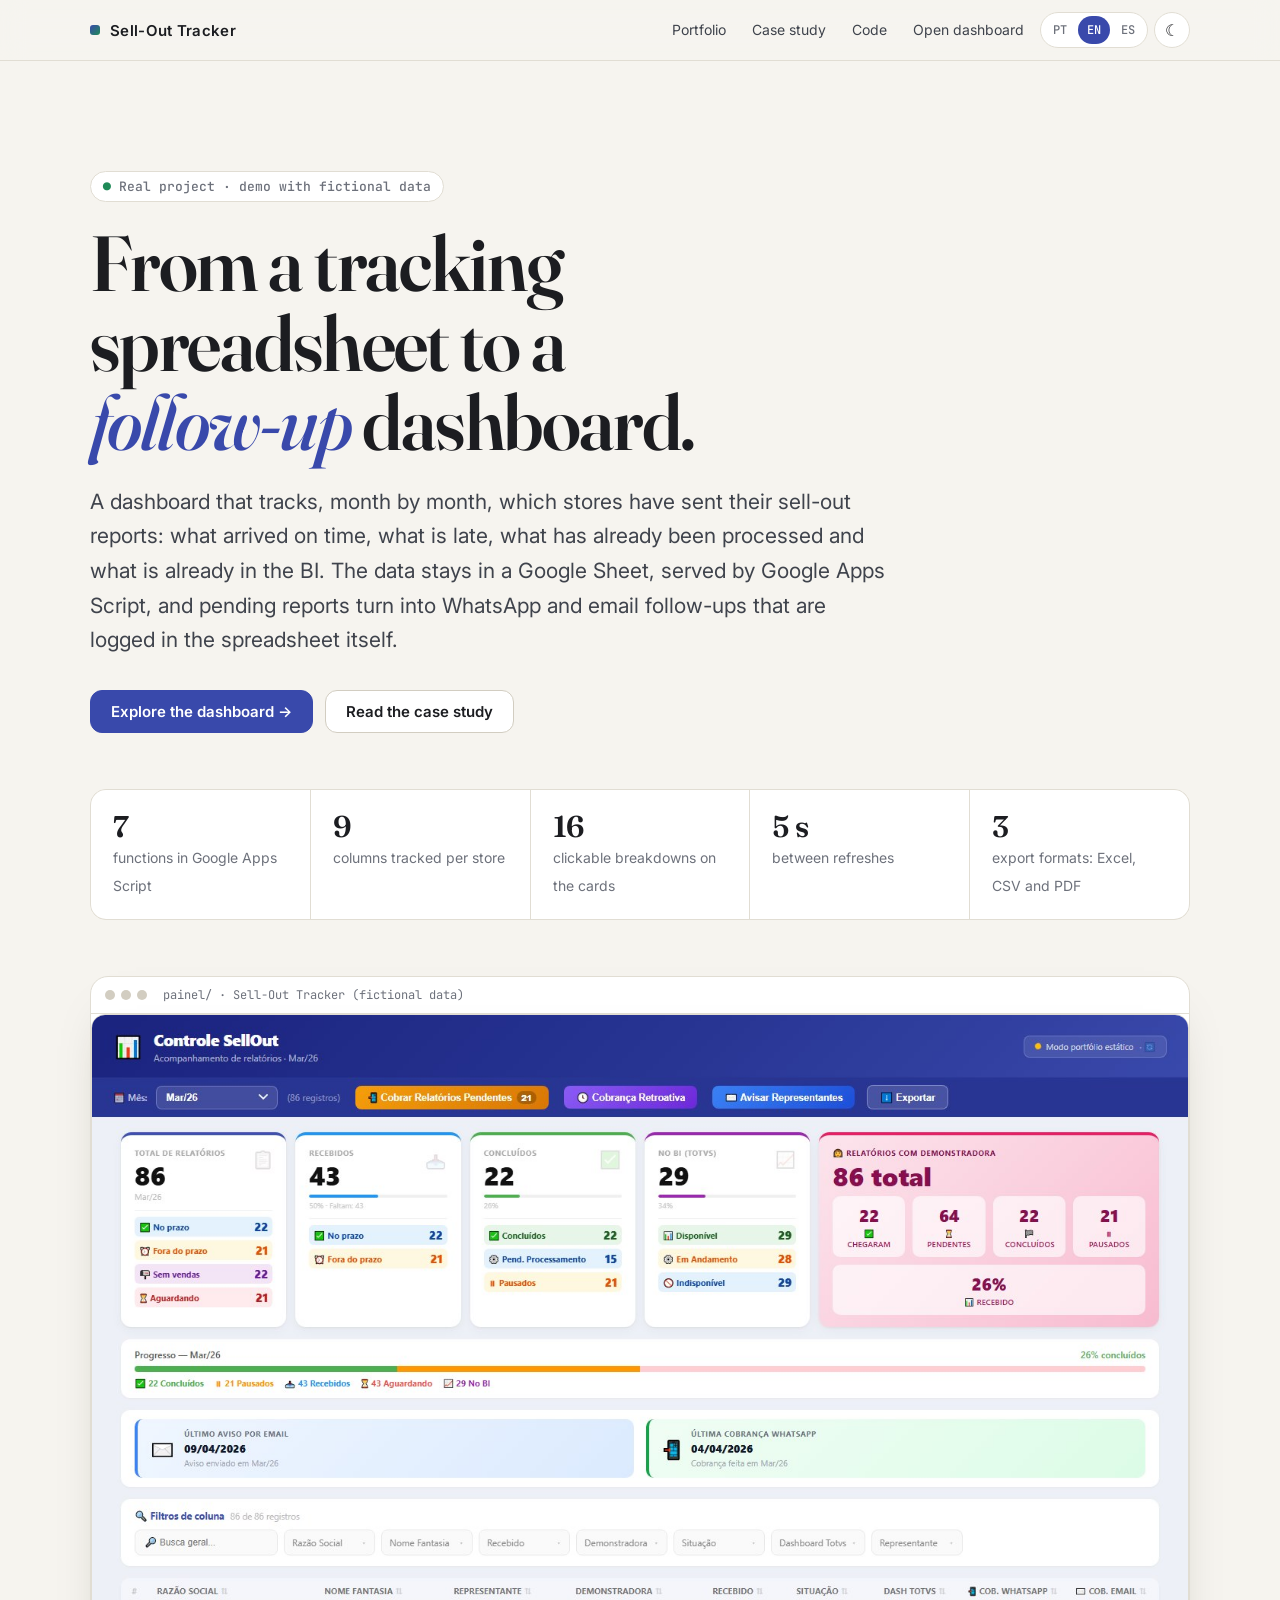
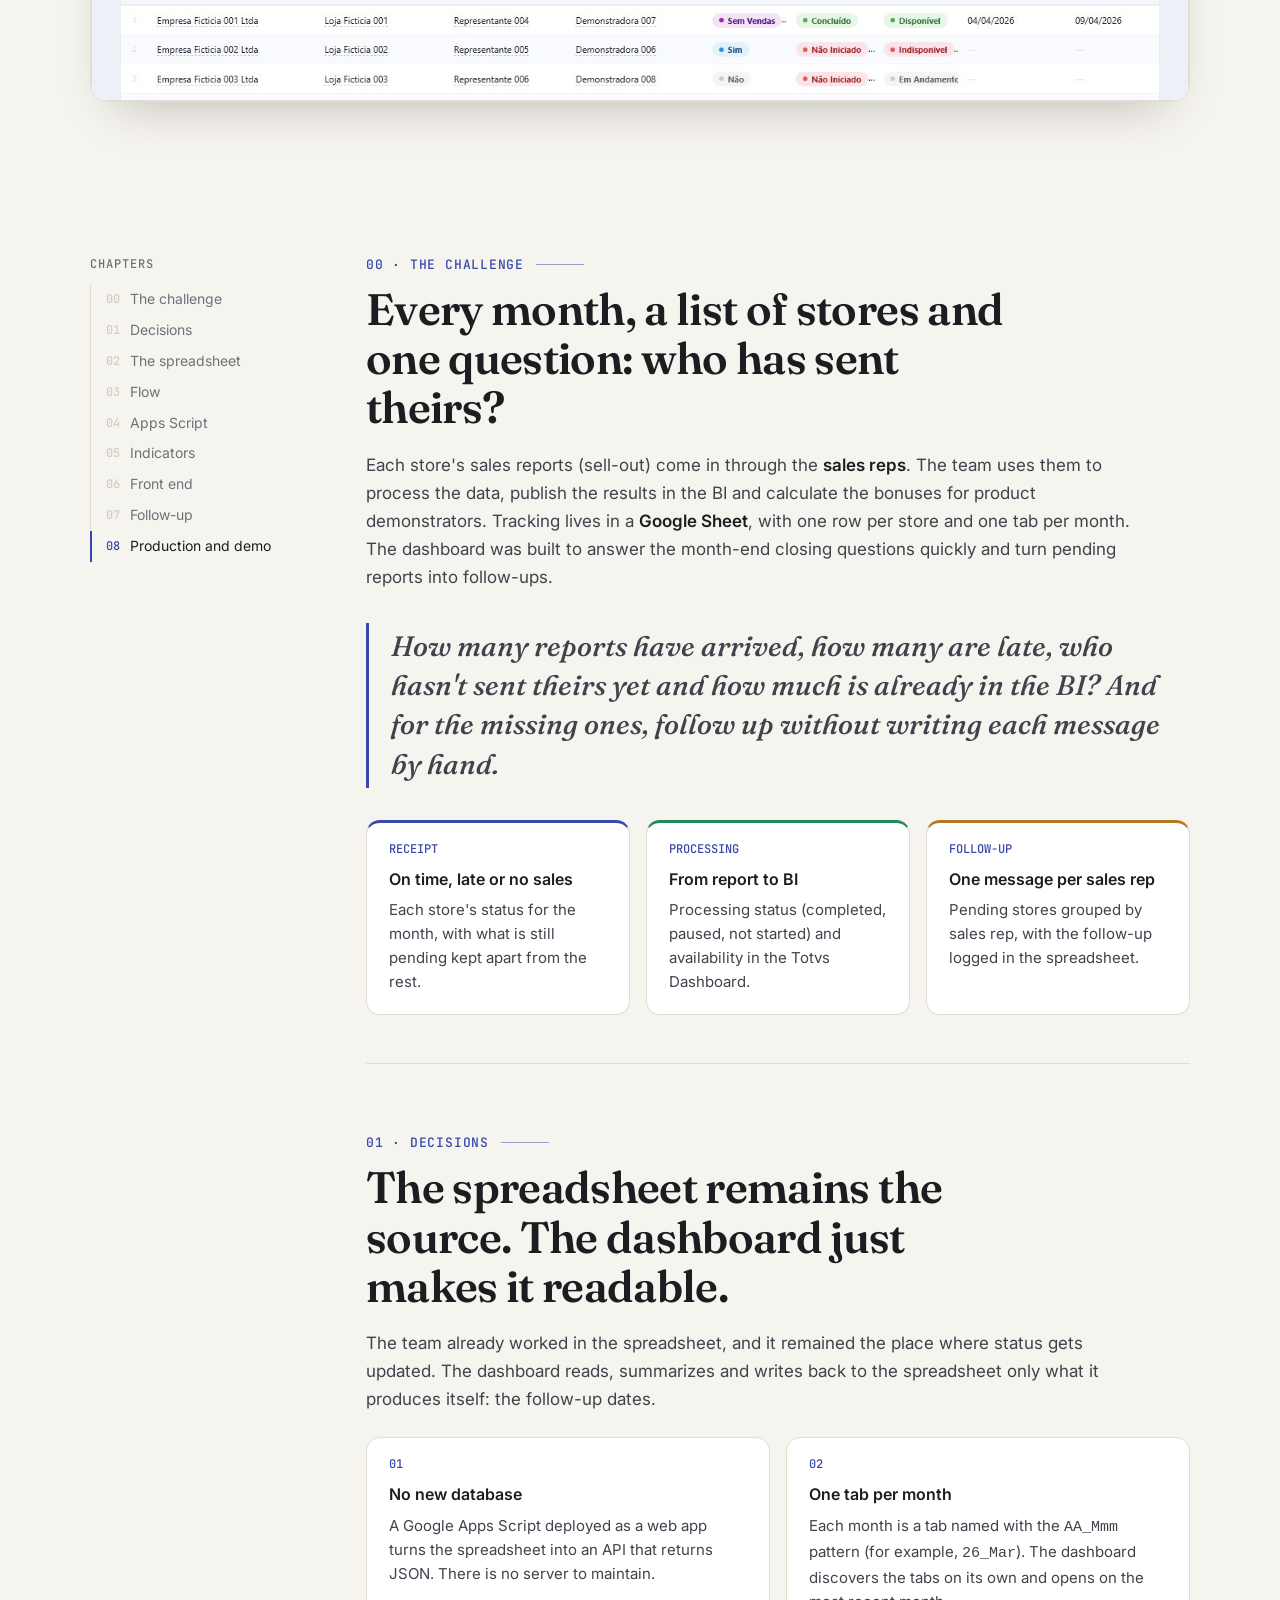
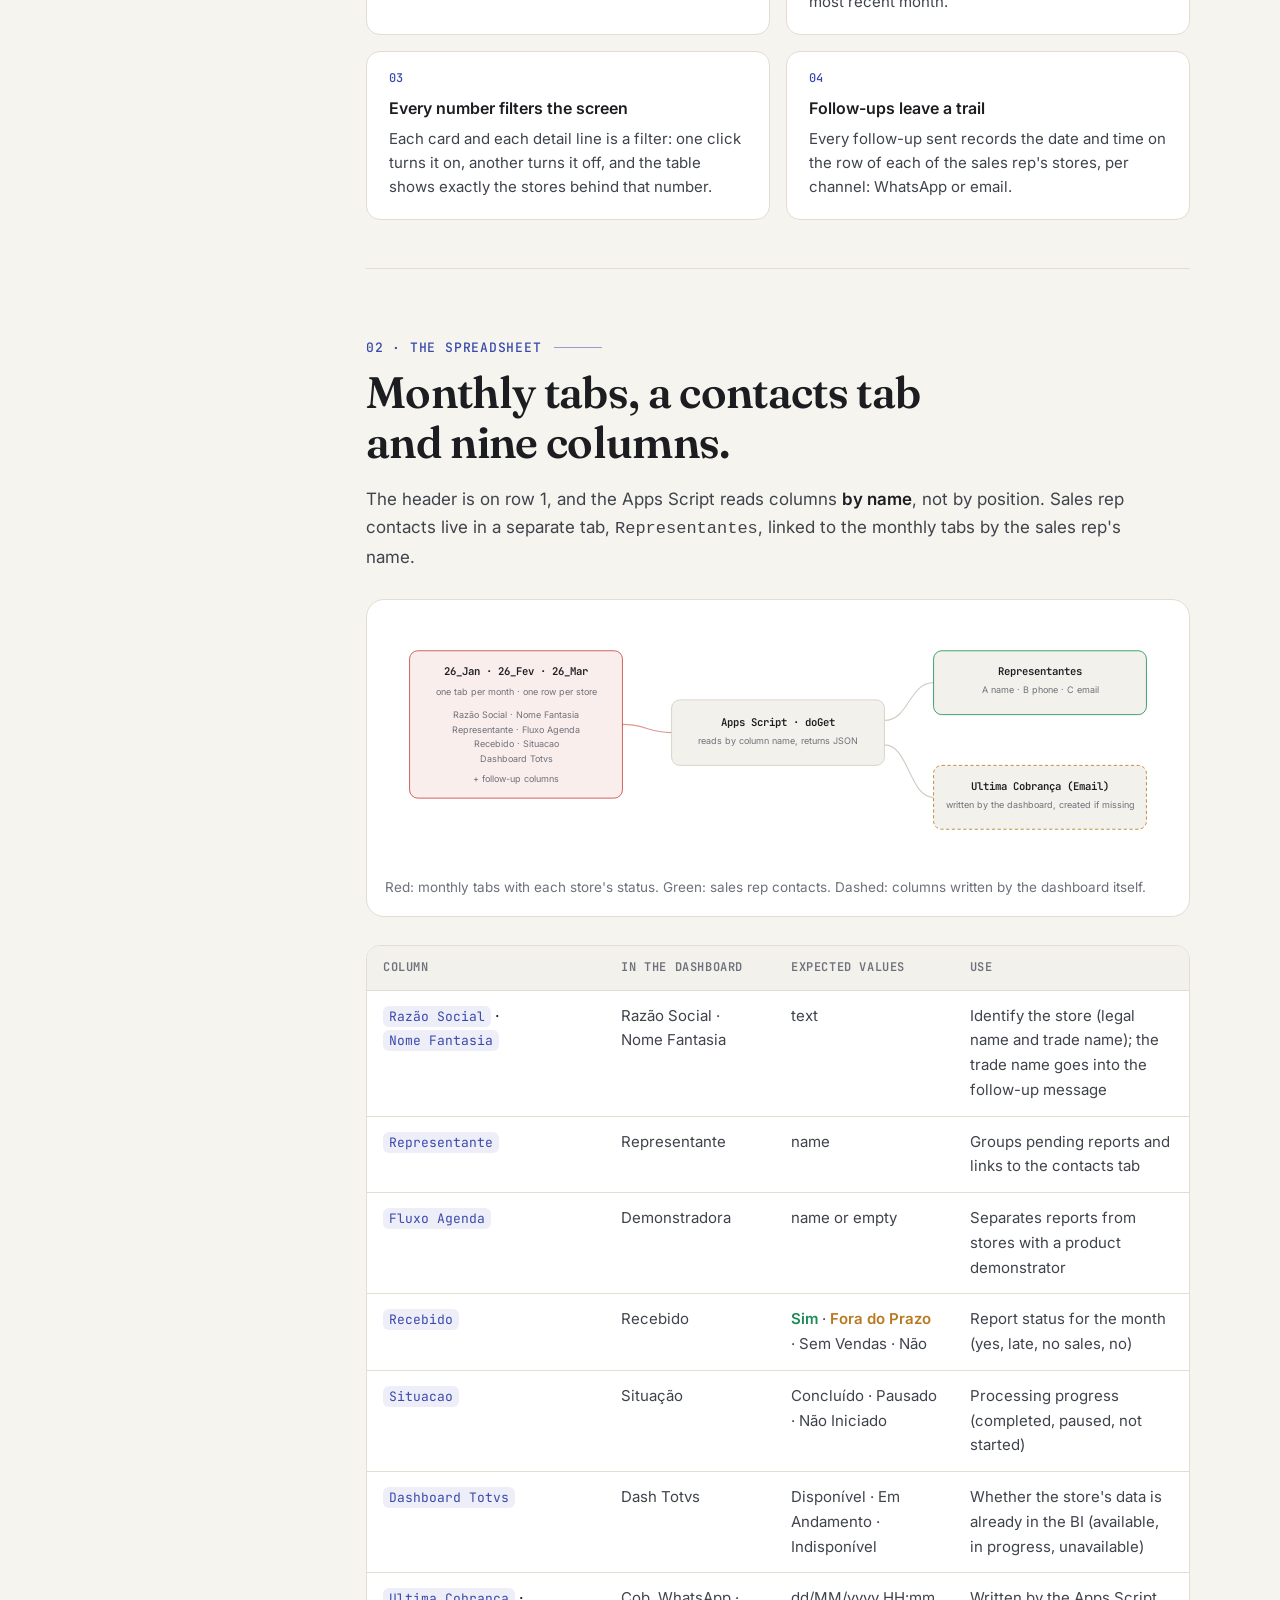
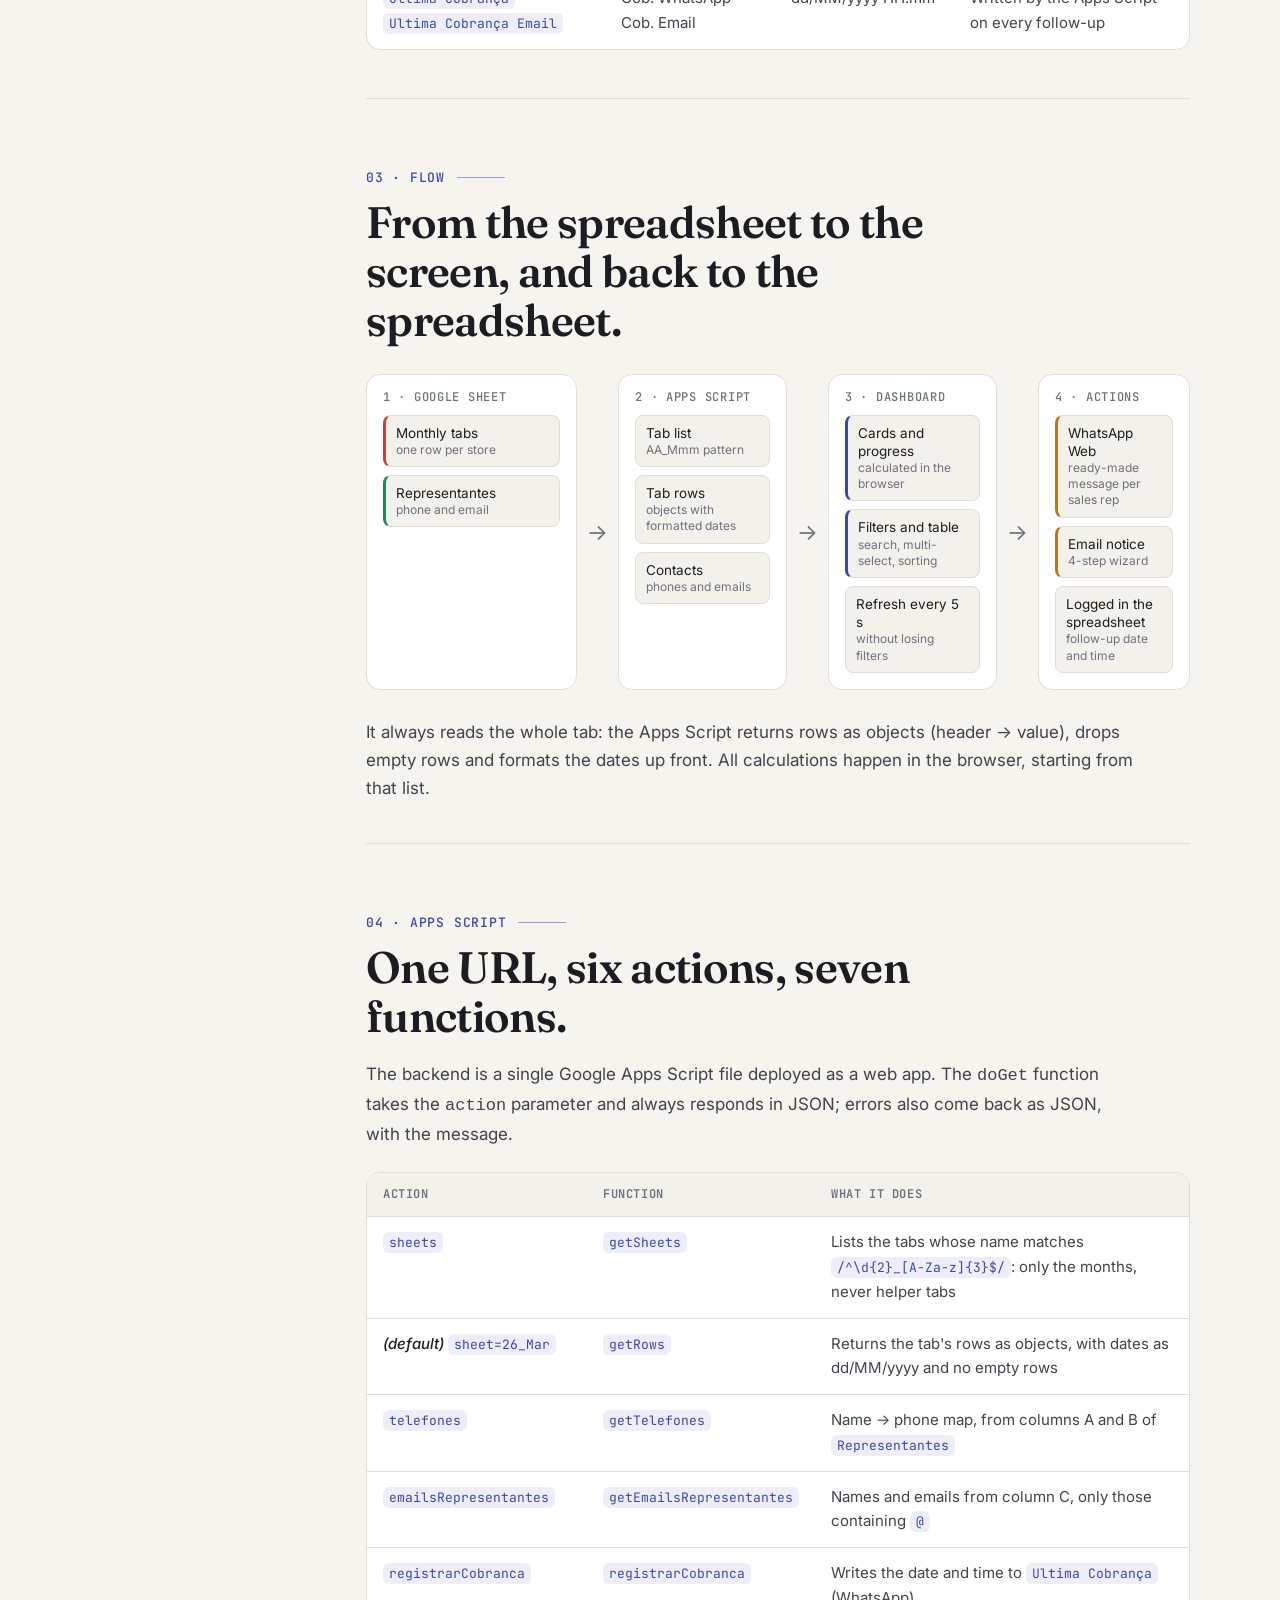
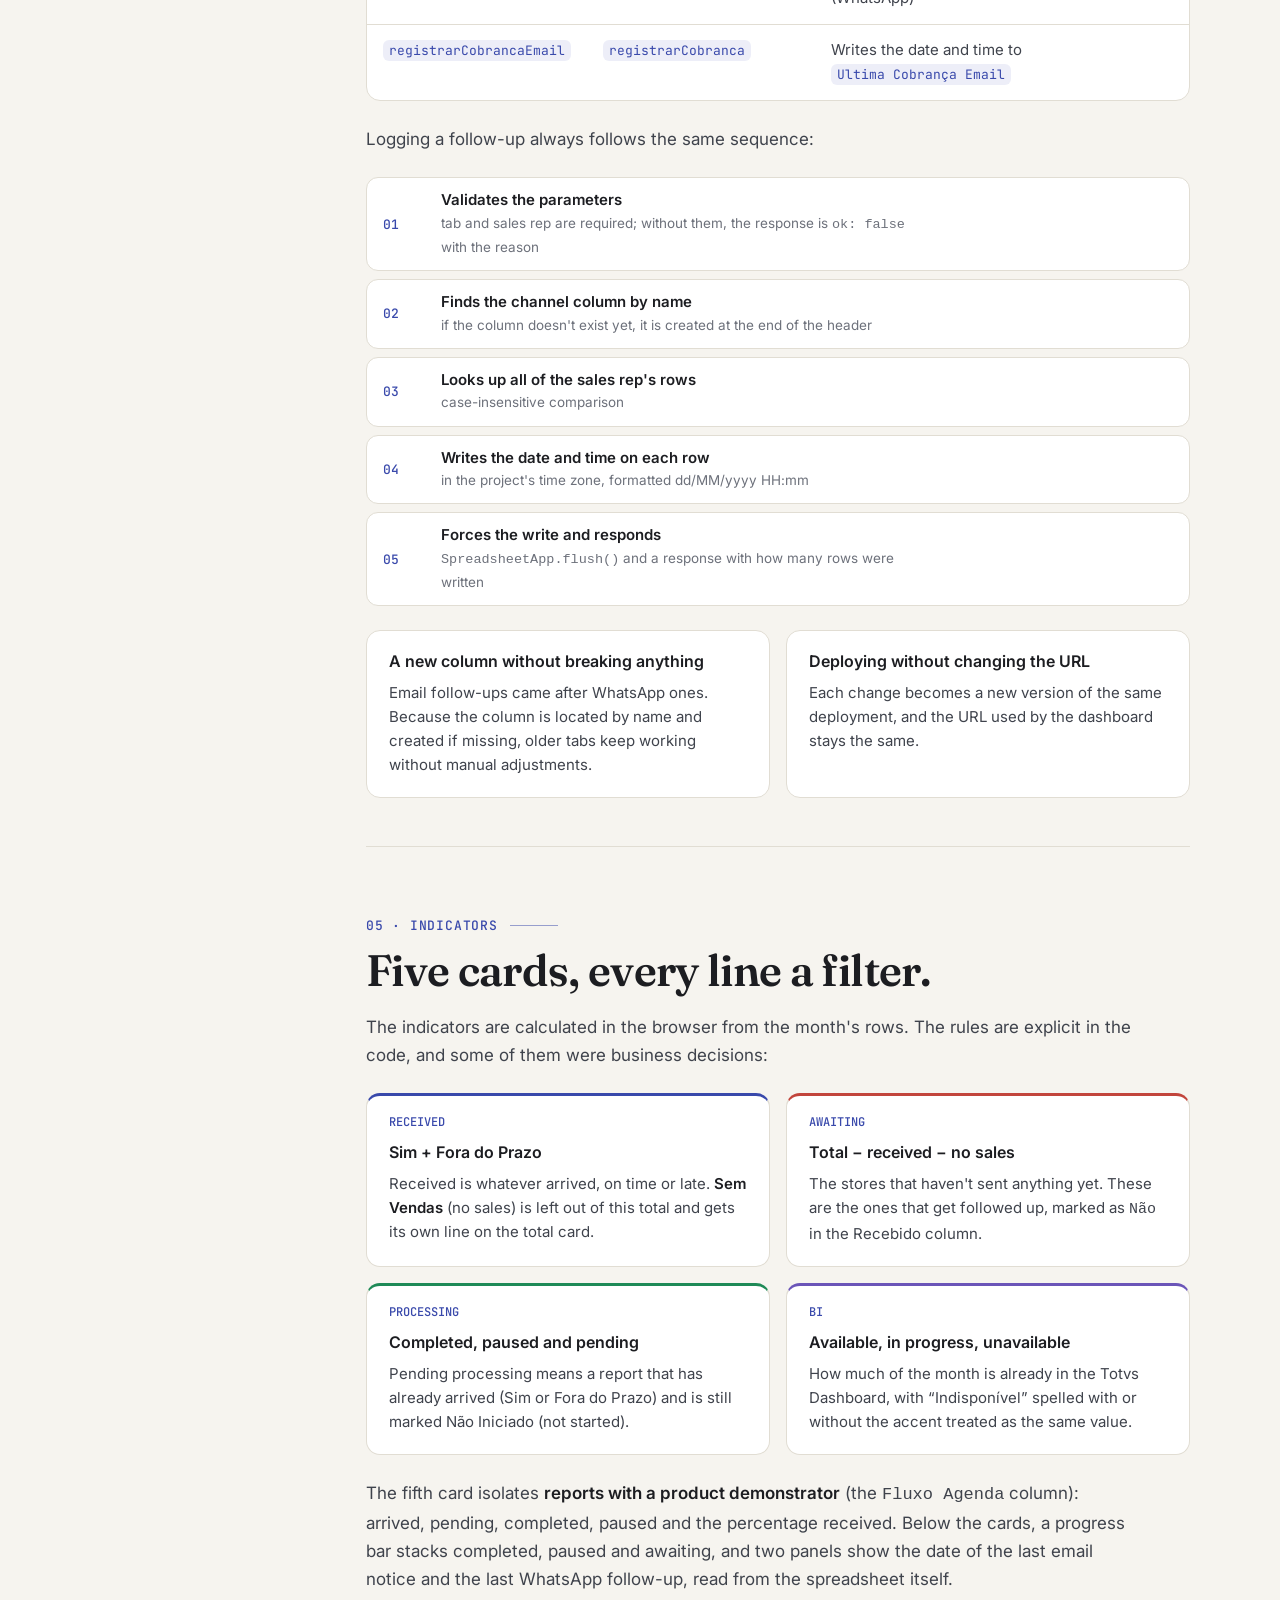
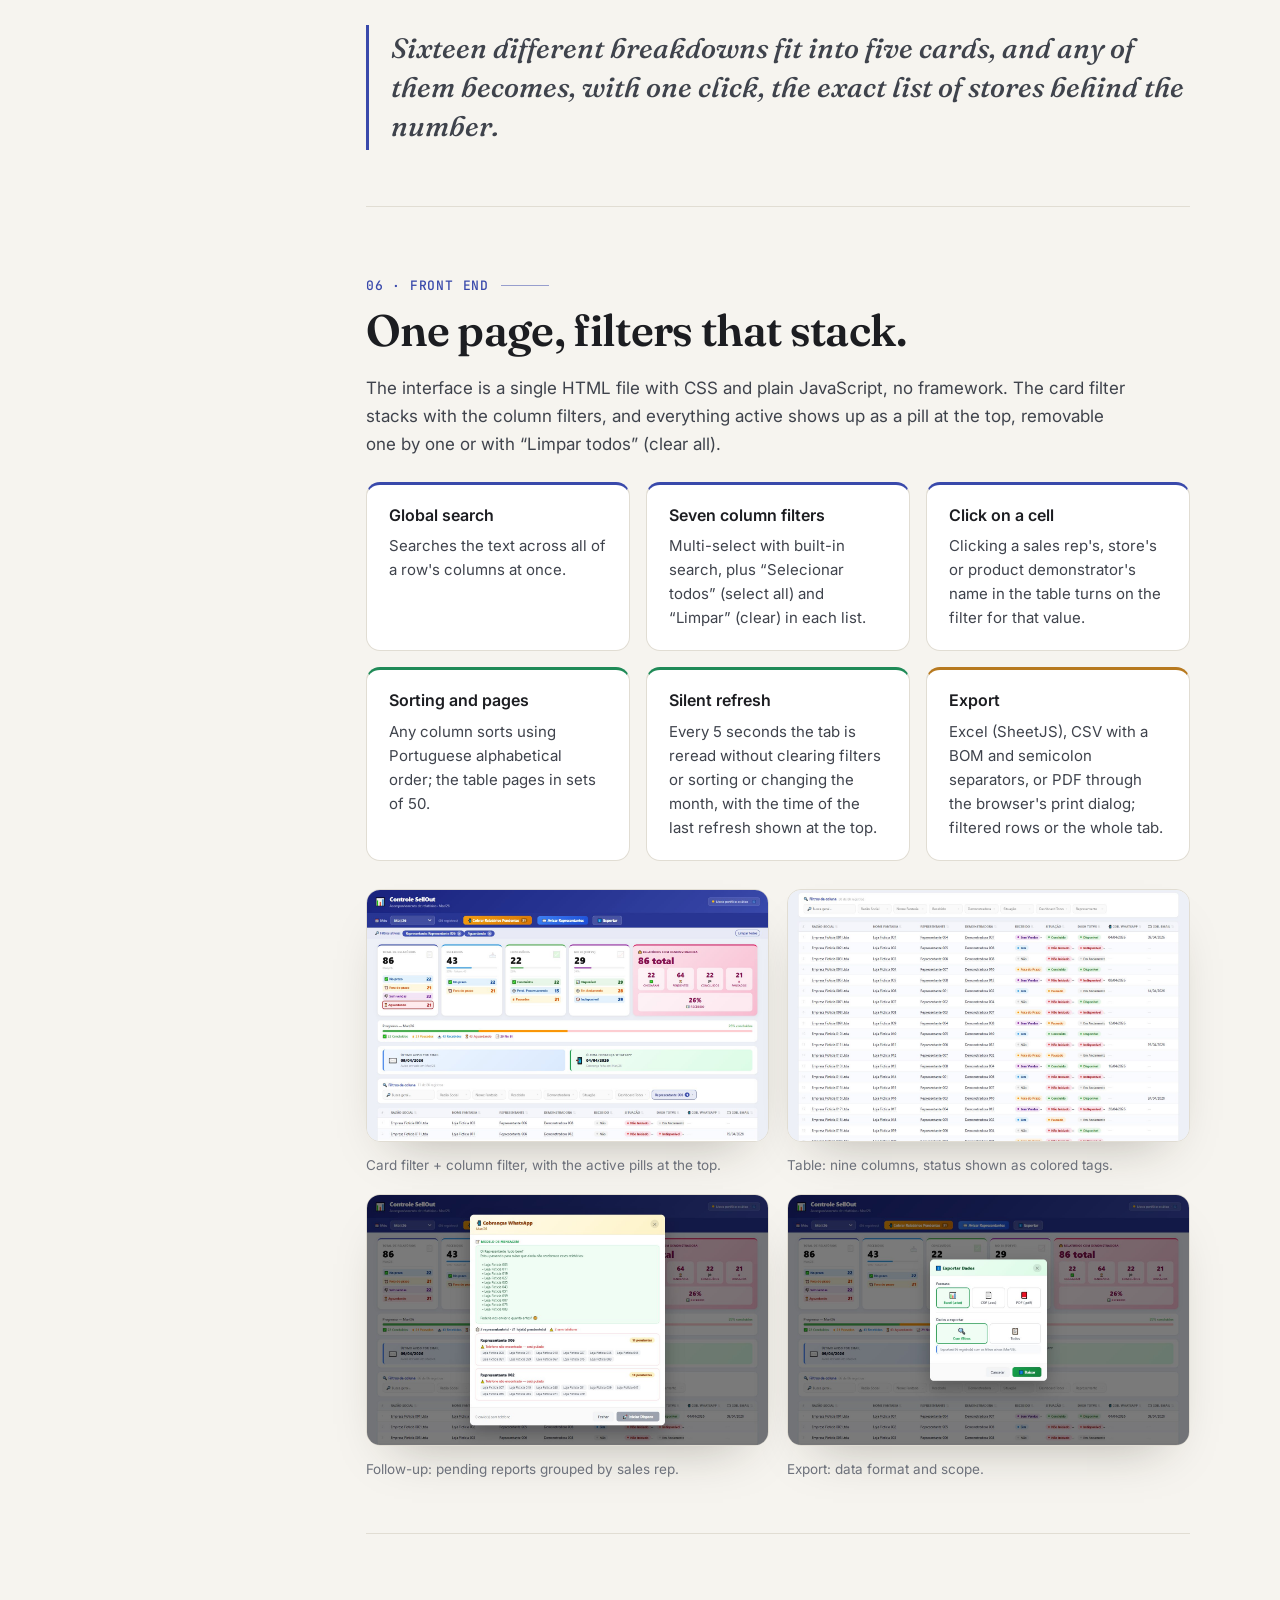
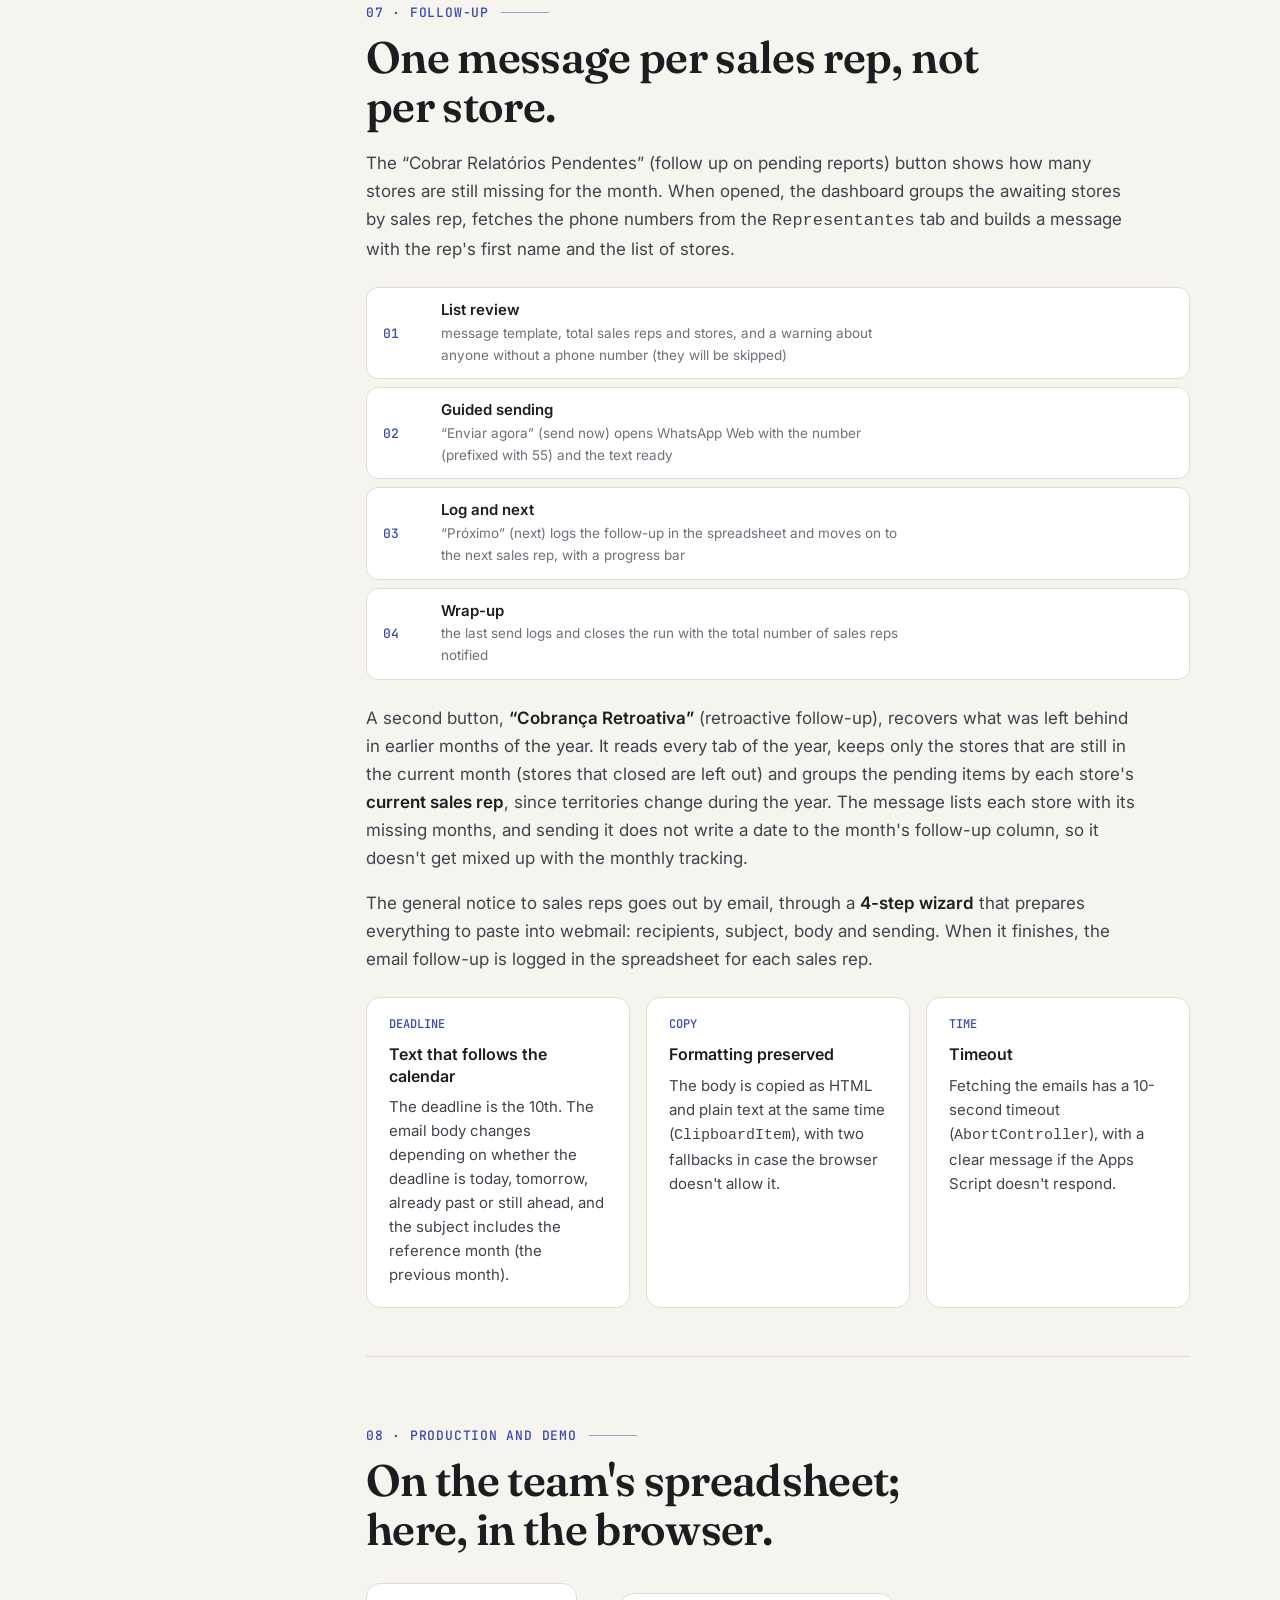
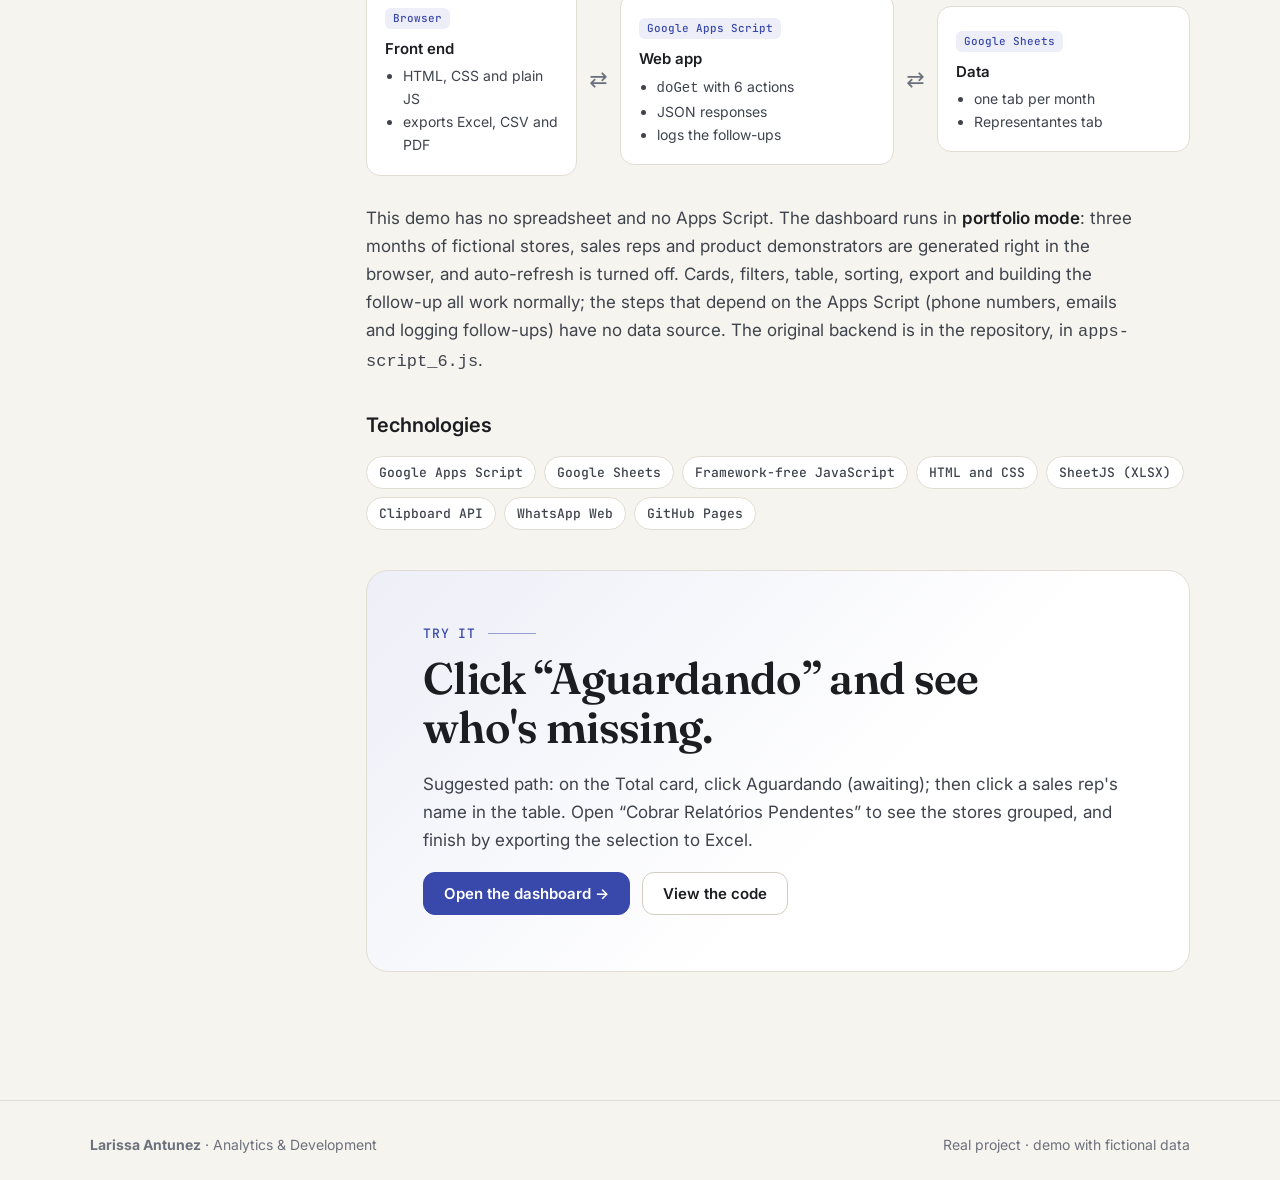
<file: en/index.html>
<!doctype html>
<html lang="en">
<head>
  <meta charset="utf-8">
  <script src="../assets/idioma-estudo.js"></script>
  <link rel="alternate" hreflang="pt-BR" href="https://lariantunez.github.io/painel-acompanhamento-relatorios-sellout/">
  <link rel="alternate" hreflang="en" href="https://lariantunez.github.io/painel-acompanhamento-relatorios-sellout/en/">
  <link rel="alternate" hreflang="es" href="https://lariantunez.github.io/painel-acompanhamento-relatorios-sellout/es/">
  <meta name="viewport" content="width=device-width, initial-scale=1">
  <title>Sell-Out Tracker · Case study</title>
  <meta name="description" content="Case study: a dashboard that tracks, month by month, which stores have sent their sell-out reports, with a Google Apps Script backend on top of a Google Sheet and follow-ups on pending reports via WhatsApp and email. Demo with fictional data.">
  <meta property="og:title" content="Sell-Out Tracker · from a tracking spreadsheet to a follow-up dashboard">
  <meta property="og:description" content="Google Apps Script as an API, one sheet tab per month, clickable indicators and follow-ups logged in the spreadsheet itself.">
  <meta property="og:image" content="../assets/painel-visao.jpg">
  <link rel="preconnect" href="https://fonts.googleapis.com">
  <link rel="preconnect" href="https://fonts.gstatic.com" crossorigin>
  <link href="https://fonts.googleapis.com/css2?family=Fraunces:ital,opsz,wght@0,9..144,500;0,9..144,600;1,9..144,500&family=Inter:wght@400;500;600&family=JetBrains+Mono:wght@400;500&display=swap" rel="stylesheet">
  <link rel="stylesheet" href="../assets/estudo.css">
  <style>
    /* Identidade do Controle SellOut: azul índigo do cabeçalho do painel. */
    :root { --accent: #8c9eff; --accent-2: #8c9eff; --on-accent: #0e1014; --accent-wash: rgba(140, 158, 255, 0.12); }
    :root[data-theme="light"] { --accent: #3949ab; --accent-2: #3949ab; --on-accent: #fff; --accent-wash: rgba(57, 73, 171, 0.09); }
    @media (prefers-color-scheme: light) { :root:not([data-theme="dark"]) { --accent: #3949ab; --accent-2: #3949ab; --on-accent: #fff; --accent-wash: rgba(57, 73, 171, 0.09); } }
  </style>
</head>
<body>
  <header class="topo">
    <div class="wrap">
      <a class="marca" href="#inicio"><i></i>Sell-Out Tracker</a>
      <nav>
        <a class="opcional" href="https://lariantunez.github.io/Vitrine-de-projetos/?lang=en">Portfolio</a>
        <a class="opcional" href="#c00">Case study</a>
        <a class="opcional" href="https://github.com/lariantunez/painel-acompanhamento-relatorios-sellout">Code</a>
        <a href="../painel/">Open dashboard</a>
        <div class="idiomas" role="group" aria-label="Language"><a href="../?lang=pt" data-idioma="pt" hreflang="pt-BR">PT</a><a href="./" data-idioma="en" hreflang="en" aria-current="true">EN</a><a href="../es/" data-idioma="es" hreflang="es">ES</a></div>
        <button class="btn-tema" id="tema" type="button" aria-label="Toggle theme">☀</button>
      </nav>
      <span class="progresso"></span>
    </div>
  </header>

  <main id="inicio">
    <section class="abertura">
      <div class="wrap">
        <span class="selo-topo"><b>●</b> Real project · demo with fictional data</span>
        <h1>From a tracking spreadsheet to a <em>follow-up</em> dashboard.</h1>
        <p class="lead">A dashboard that tracks, month by month, which stores have sent their sell-out reports: what arrived on time, what is late, what has already been processed and what is already in the BI. The data stays in a Google Sheet, served by Google Apps Script, and pending reports turn into WhatsApp and email follow-ups that are logged in the spreadsheet itself.</p>
        <div class="acoes">
          <a class="btn primario" href="../painel/">Explore the dashboard →</a>
          <a class="btn" href="#c00">Read the case study</a>
        </div>
        <div class="numeros">
          <div><strong>7</strong><span>functions in Google Apps Script</span></div>
          <div><strong>9</strong><span>columns tracked per store</span></div>
          <div><strong>16</strong><span>clickable breakdowns on the cards</span></div>
          <div><strong>5 s</strong><span>between refreshes</span></div>
          <div><strong>3</strong><span>export formats: Excel, CSV and PDF</span></div>
        </div>
        <figure class="vitrine">
          <div class="barra-janela"><i></i><i></i><i></i><span>painel/ · Sell-Out Tracker (fictional data)</span></div>
          <img src="../assets/painel-visao.jpg" alt="Sell-Out Tracker dashboard: month selector, follow-up, notice and export buttons; cards for total reports, received, completed, in the BI and reports with a product demonstrator; progress bar and store table" width="1440" height="900">
        </figure>
      </div>
    </section>

    <div class="wrap livro">
      <aside class="indice" aria-label="Chapters">
        <p>Chapters</p>
        <ol>
          <li><a href="#c00"><b>00</b>The challenge</a></li>
          <li><a href="#c01"><b>01</b>Decisions</a></li>
          <li><a href="#c02"><b>02</b>The spreadsheet</a></li>
          <li><a href="#c03"><b>03</b>Flow</a></li>
          <li><a href="#c04"><b>04</b>Apps Script</a></li>
          <li><a href="#c05"><b>05</b>Indicators</a></li>
          <li><a href="#c06"><b>06</b>Front end</a></li>
          <li><a href="#c07"><b>07</b>Follow-up</a></li>
          <li><a href="#c08"><b>08</b>Production and demo</a></li>
        </ol>
      </aside>

      <div class="capitulos">
        <!-- 00 -->
        <section class="capitulo" id="c00">
          <span class="rotulo-cap">00 · The challenge</span>
          <h2>Every month, a list of stores and one question: who has sent theirs?</h2>
          <p>Each store's sales reports (sell-out) come in through the <strong>sales reps</strong>. The team uses them to process the data, publish the results in the BI and calculate the bonuses for product demonstrators. Tracking lives in a <strong>Google Sheet</strong>, with one row per store and one tab per month. The dashboard was built to answer the month-end closing questions quickly and turn pending reports into follow-ups.</p>
          <p class="destaque revelar">How many reports have arrived, how many are late, who hasn't sent theirs yet and how much is already in the BI? And for the missing ones, follow up without writing each message by hand.</p>
          <div class="grade g3 revelar">
            <div class="cartao azul"><span class="num">RECEIPT</span><h4>On time, late or no sales</h4><p>Each store's status for the month, with what is still pending kept apart from the rest.</p></div>
            <div class="cartao verde"><span class="num">PROCESSING</span><h4>From report to BI</h4><p>Processing status (completed, paused, not started) and availability in the Totvs Dashboard.</p></div>
            <div class="cartao ambar"><span class="num">FOLLOW-UP</span><h4>One message per sales rep</h4><p>Pending stores grouped by sales rep, with the follow-up logged in the spreadsheet.</p></div>
          </div>
        </section>

        <!-- 01 -->
        <section class="capitulo" id="c01">
          <span class="rotulo-cap">01 · Decisions</span>
          <h2>The spreadsheet remains the source. The dashboard just makes it readable.</h2>
          <p>The team already worked in the spreadsheet, and it remained the place where status gets updated. The dashboard reads, summarizes and writes back to the spreadsheet only what it produces itself: the follow-up dates.</p>
          <div class="grade g2 revelar">
            <div class="cartao"><span class="num">01</span><h4>No new database</h4><p>A Google Apps Script deployed as a web app turns the spreadsheet into an API that returns JSON. There is no server to maintain.</p></div>
            <div class="cartao"><span class="num">02</span><h4>One tab per month</h4><p>Each month is a tab named with the <code>AA_Mmm</code> pattern (for example, <code>26_Mar</code>). The dashboard discovers the tabs on its own and opens on the most recent month.</p></div>
            <div class="cartao"><span class="num">03</span><h4>Every number filters the screen</h4><p>Each card and each detail line is a filter: one click turns it on, another turns it off, and the table shows exactly the stores behind that number.</p></div>
            <div class="cartao"><span class="num">04</span><h4>Follow-ups leave a trail</h4><p>Every follow-up sent records the date and time on the row of each of the sales rep's stores, per channel: WhatsApp or email.</p></div>
          </div>
        </section>

        <!-- 02 -->
        <section class="capitulo" id="c02">
          <span class="rotulo-cap">02 · The spreadsheet</span>
          <h2>Monthly tabs, a contacts tab and nine columns.</h2>
          <p>The header is on row 1, and the Apps Script reads columns <strong>by name</strong>, not by position. Sales rep contacts live in a separate tab, <code>Representantes</code>, linked to the monthly tabs by the sales rep's name.</p>
          <figure class="diagrama revelar">
            <svg viewBox="0 0 960 300" role="img" aria-label="Structure: monthly tabs on the left, Apps Script in the center, the Representantes tab and follow-up columns on the right">
              <path class="liga forte" d="M290 130 C 320 130, 320 140, 350 140"/>
              <path class="liga" d="M610 125 C 640 125, 640 79, 670 79"/>
              <path class="liga" d="M610 155 C 640 155, 640 219, 670 219"/>
              <g class="no fato"><rect x="30" y="40" width="260" height="180" rx="10"/><text x="160" y="70" text-anchor="middle">26_Jan · 26_Fev · 26_Mar</text><text class="sub" x="160" y="94" text-anchor="middle">one tab per month · one row per store</text><text class="sub" x="160" y="122" text-anchor="middle">Razão Social · Nome Fantasia</text><text class="sub" x="160" y="140" text-anchor="middle">Representante · Fluxo Agenda</text><text class="sub" x="160" y="158" text-anchor="middle">Recebido · Situacao</text><text class="sub" x="160" y="176" text-anchor="middle">Dashboard Totvs</text><text class="sub" x="160" y="200" text-anchor="middle">+ follow-up columns</text></g>
              <g class="no"><rect x="350" y="100" width="260" height="80" rx="10"/><text x="480" y="132" text-anchor="middle">Apps Script · doGet</text><text class="sub" x="480" y="154" text-anchor="middle">reads by column name, returns JSON</text></g>
              <g class="no dim"><rect x="670" y="40" width="260" height="78" rx="10"/><text x="800" y="70" text-anchor="middle">Representantes</text><text class="sub" x="800" y="92" text-anchor="middle">A name · B phone · C email</text></g>
              <g class="no apoio"><rect x="670" y="180" width="260" height="78" rx="10"/><text x="800" y="210" text-anchor="middle">Ultima Cobrança (Email)</text><text class="sub" x="800" y="232" text-anchor="middle">written by the dashboard, created if missing</text></g>
            </svg>
            <figcaption>Red: monthly tabs with each store's status. Green: sales rep contacts. Dashed: columns written by the dashboard itself.</figcaption>
          </figure>
          <div class="tabela-rolagem revelar">
            <table class="tabela">
              <thead><tr><th>Column</th><th>In the dashboard</th><th>Expected values</th><th>Use</th></tr></thead>
              <tbody>
                <tr><td><code>Razão Social</code> · <code>Nome Fantasia</code></td><td>Razão Social · Nome Fantasia</td><td>text</td><td>Identify the store (legal name and trade name); the trade name goes into the follow-up message</td></tr>
                <tr><td><code>Representante</code></td><td>Representante</td><td>name</td><td>Groups pending reports and links to the contacts tab</td></tr>
                <tr><td><code>Fluxo Agenda</code></td><td>Demonstradora</td><td>name or empty</td><td>Separates reports from stores with a product demonstrator</td></tr>
                <tr><td><code>Recebido</code></td><td>Recebido</td><td><span class="ok">Sim</span> · <span class="alerta">Fora do Prazo</span> · Sem Vendas · Não</td><td>Report status for the month (yes, late, no sales, no)</td></tr>
                <tr><td><code>Situacao</code></td><td>Situação</td><td>Concluído · Pausado · Não Iniciado</td><td>Processing progress (completed, paused, not started)</td></tr>
                <tr><td><code>Dashboard Totvs</code></td><td>Dash Totvs</td><td>Disponível · Em Andamento · Indisponível</td><td>Whether the store's data is already in the BI (available, in progress, unavailable)</td></tr>
                <tr><td><code>Ultima Cobrança</code> · <code>Ultima Cobrança Email</code></td><td>Cob. WhatsApp · Cob. Email</td><td>dd/MM/yyyy HH:mm</td><td>Written by the Apps Script on every follow-up</td></tr>
              </tbody>
            </table>
          </div>
        </section>

        <!-- 03 -->
        <section class="capitulo" id="c03">
          <span class="rotulo-cap">03 · Flow</span>
          <h2>From the spreadsheet to the screen, and back to the spreadsheet.</h2>
          <div class="fluxo revelar" role="img" aria-label="Flow: Google Sheet, Apps Script, dashboard in the browser and follow-up actions that write back to the spreadsheet">
            <div class="coluna"><b>1 · Google Sheet</b>
              <div class="item fato">Monthly tabs<small>one row per store</small></div>
              <div class="item dim">Representantes<small>phone and email</small></div>
            </div>
            <div class="seta">→</div>
            <div class="coluna"><b>2 · Apps Script</b>
              <div class="item">Tab list<small>AA_Mmm pattern</small></div>
              <div class="item">Tab rows<small>objects with formatted dates</small></div>
              <div class="item">Contacts<small>phones and emails</small></div>
            </div>
            <div class="seta">→</div>
            <div class="coluna"><b>3 · Dashboard</b>
              <div class="item erp">Cards and progress<small>calculated in the browser</small></div>
              <div class="item erp">Filters and table<small>search, multi-select, sorting</small></div>
              <div class="item">Refresh every 5 s<small>without losing filters</small></div>
            </div>
            <div class="seta">→</div>
            <div class="coluna"><b>4 · Actions</b>
              <div class="item adv">WhatsApp Web<small>ready-made message per sales rep</small></div>
              <div class="item adv">Email notice<small>4-step wizard</small></div>
              <div class="item">Logged in the spreadsheet<small>follow-up date and time</small></div>
            </div>
          </div>
          <p>It always reads the whole tab: the Apps Script returns rows as objects (header → value), drops empty rows and formats the dates up front. All calculations happen in the browser, starting from that list.</p>
        </section>

        <!-- 04 -->
        <section class="capitulo" id="c04">
          <span class="rotulo-cap">04 · Apps Script</span>
          <h2>One URL, six actions, seven functions.</h2>
          <p>The backend is a single Google Apps Script file deployed as a web app. The <code>doGet</code> function takes the <code>action</code> parameter and always responds in JSON; errors also come back as JSON, with the message.</p>
          <div class="tabela-rolagem revelar">
            <table class="tabela">
              <thead><tr><th>Action</th><th>Function</th><th>What it does</th></tr></thead>
              <tbody>
                <tr><td><code>sheets</code></td><td><code>getSheets</code></td><td>Lists the tabs whose name matches <code>/^\d{2}_[A-Za-z]{3}$/</code>: only the months, never helper tabs</td></tr>
                <tr><td><em>(default)</em> <code>sheet=26_Mar</code></td><td><code>getRows</code></td><td>Returns the tab's rows as objects, with dates as dd/MM/yyyy and no empty rows</td></tr>
                <tr><td><code>telefones</code></td><td><code>getTelefones</code></td><td>Name → phone map, from columns A and B of <code>Representantes</code></td></tr>
                <tr><td><code>emailsRepresentantes</code></td><td><code>getEmailsRepresentantes</code></td><td>Names and emails from column C, only those containing <code>@</code></td></tr>
                <tr><td><code>registrarCobranca</code></td><td><code>registrarCobranca</code></td><td>Writes the date and time to <code>Ultima Cobrança</code> (WhatsApp)</td></tr>
                <tr><td><code>registrarCobrancaEmail</code></td><td><code>registrarCobranca</code></td><td>Writes the date and time to <code>Ultima Cobrança Email</code></td></tr>
              </tbody>
            </table>
          </div>
          <p>Logging a follow-up always follows the same sequence:</p>
          <div class="etapas revelar">
            <div class="etapa"><div><h4>Validates the parameters</h4><p>tab and sales rep are required; without them, the response is <code>ok: false</code> with the reason</p></div></div>
            <div class="etapa"><div><h4>Finds the channel column by name</h4><p>if the column doesn't exist yet, it is created at the end of the header</p></div></div>
            <div class="etapa"><div><h4>Looks up all of the sales rep's rows</h4><p>case-insensitive comparison</p></div></div>
            <div class="etapa"><div><h4>Writes the date and time on each row</h4><p>in the project's time zone, formatted dd/MM/yyyy HH:mm</p></div></div>
            <div class="etapa"><div><h4>Forces the write and responds</h4><p><code>SpreadsheetApp.flush()</code> and a response with how many rows were written</p></div></div>
          </div>
          <div class="grade g2 revelar">
            <div class="cartao"><h4>A new column without breaking anything</h4><p>Email follow-ups came after WhatsApp ones. Because the column is located by name and created if missing, older tabs keep working without manual adjustments.</p></div>
            <div class="cartao"><h4>Deploying without changing the URL</h4><p>Each change becomes a new version of the same deployment, and the URL used by the dashboard stays the same.</p></div>
          </div>
        </section>

        <!-- 05 -->
        <section class="capitulo" id="c05">
          <span class="rotulo-cap">05 · Indicators</span>
          <h2>Five cards, every line a filter.</h2>
          <p>The indicators are calculated in the browser from the month's rows. The rules are explicit in the code, and some of them were business decisions:</p>
          <div class="grade g2 revelar">
            <div class="cartao azul"><span class="num">RECEIVED</span><h4>Sim + Fora do Prazo</h4><p>Received is whatever arrived, on time or late. <strong>Sem Vendas</strong> (no sales) is left out of this total and gets its own line on the total card.</p></div>
            <div class="cartao vermelho"><span class="num">AWAITING</span><h4>Total − received − no sales</h4><p>The stores that haven't sent anything yet. These are the ones that get followed up, marked as <code>Não</code> in the Recebido column.</p></div>
            <div class="cartao verde"><span class="num">PROCESSING</span><h4>Completed, paused and pending</h4><p>Pending processing means a report that has already arrived (Sim or Fora do Prazo) and is still marked Não Iniciado (not started).</p></div>
            <div class="cartao violeta"><span class="num">BI</span><h4>Available, in progress, unavailable</h4><p>How much of the month is already in the Totvs Dashboard, with “Indisponível” spelled with or without the accent treated as the same value.</p></div>
          </div>
          <p>The fifth card isolates <strong>reports with a product demonstrator</strong> (the <code>Fluxo Agenda</code> column): arrived, pending, completed, paused and the percentage received. Below the cards, a progress bar stacks completed, paused and awaiting, and two panels show the date of the last email notice and the last WhatsApp follow-up, read from the spreadsheet itself.</p>
          <p class="destaque revelar">Sixteen different breakdowns fit into five cards, and any of them becomes, with one click, the exact list of stores behind the number.</p>
        </section>

        <!-- 06 -->
        <section class="capitulo" id="c06">
          <span class="rotulo-cap">06 · Front end</span>
          <h2>One page, filters that stack.</h2>
          <p>The interface is a single HTML file with CSS and plain JavaScript, no framework. The card filter stacks with the column filters, and everything active shows up as a pill at the top, removable one by one or with “Limpar todos” (clear all).</p>
          <div class="grade g3 revelar">
            <div class="cartao azul"><h4>Global search</h4><p>Searches the text across all of a row's columns at once.</p></div>
            <div class="cartao azul"><h4>Seven column filters</h4><p>Multi-select with built-in search, plus “Selecionar todos” (select all) and “Limpar” (clear) in each list.</p></div>
            <div class="cartao azul"><h4>Click on a cell</h4><p>Clicking a sales rep's, store's or product demonstrator's name in the table turns on the filter for that value.</p></div>
            <div class="cartao verde"><h4>Sorting and pages</h4><p>Any column sorts using Portuguese alphabetical order; the table pages in sets of 50.</p></div>
            <div class="cartao verde"><h4>Silent refresh</h4><p>Every 5 seconds the tab is reread without clearing filters or sorting or changing the month, with the time of the last refresh shown at the top.</p></div>
            <div class="cartao ambar"><h4>Export</h4><p>Excel (SheetJS), CSV with a BOM and semicolon separators, or PDF through the browser's print dialog; filtered rows or the whole tab.</p></div>
          </div>
          <div class="galeria revelar">
            <figure><img src="../assets/painel-filtros.jpg" alt="Dashboard with the Aguardando (awaiting) card and one sales rep selected, active filter pills at the top" loading="lazy" width="1440" height="900"><figcaption>Card filter + column filter, with the active pills at the top.</figcaption></figure>
            <figure><img src="../assets/painel-tabela.jpg" alt="Store table with legal name, trade name, sales rep, product demonstrator, received, status, dashboard and follow-up dates" loading="lazy" width="1440" height="900"><figcaption>Table: nine columns, status shown as colored tags.</figcaption></figure>
            <figure><img src="../assets/painel-cobranca.jpg" alt="WhatsApp follow-up window with the message template and pending stores grouped by sales rep" loading="lazy" width="1440" height="900"><figcaption>Follow-up: pending reports grouped by sales rep.</figcaption></figure>
            <figure><img src="../assets/painel-exportar.jpg" alt="Export window with a choice of format (Excel, CSV or PDF) and scope (filtered or all)" loading="lazy" width="1440" height="900"><figcaption>Export: data format and scope.</figcaption></figure>
          </div>
        </section>

        <!-- 07 -->
        <section class="capitulo" id="c07">
          <span class="rotulo-cap">07 · Follow-up</span>
          <h2>One message per sales rep, not per store.</h2>
          <p>The “Cobrar Relatórios Pendentes” (follow up on pending reports) button shows how many stores are still missing for the month. When opened, the dashboard groups the awaiting stores by sales rep, fetches the phone numbers from the <code>Representantes</code> tab and builds a message with the rep's first name and the list of stores.</p>
          <div class="etapas revelar">
            <div class="etapa"><div><h4>List review</h4><p>message template, total sales reps and stores, and a warning about anyone without a phone number (they will be skipped)</p></div></div>
            <div class="etapa"><div><h4>Guided sending</h4><p>“Enviar agora” (send now) opens WhatsApp Web with the number (prefixed with 55) and the text ready</p></div></div>
            <div class="etapa"><div><h4>Log and next</h4><p>“Próximo” (next) logs the follow-up in the spreadsheet and moves on to the next sales rep, with a progress bar</p></div></div>
            <div class="etapa"><div><h4>Wrap-up</h4><p>the last send logs and closes the run with the total number of sales reps notified</p></div></div>
          </div>
          <p>A second button, <strong>“Cobrança Retroativa”</strong> (retroactive follow-up), recovers what was left behind in earlier months of the year. It reads every tab of the year, keeps only the stores that are still in the current month (stores that closed are left out) and groups the pending items by each store's <strong>current sales rep</strong>, since territories change during the year. The message lists each store with its missing months, and sending it does not write a date to the month's follow-up column, so it doesn't get mixed up with the monthly tracking.</p>
          <p>The general notice to sales reps goes out by email, through a <strong>4-step wizard</strong> that prepares everything to paste into webmail: recipients, subject, body and sending. When it finishes, the email follow-up is logged in the spreadsheet for each sales rep.</p>
          <div class="grade g3 revelar">
            <div class="cartao"><span class="num">DEADLINE</span><h4>Text that follows the calendar</h4><p>The deadline is the 10th. The email body changes depending on whether the deadline is today, tomorrow, already past or still ahead, and the subject includes the reference month (the previous month).</p></div>
            <div class="cartao"><span class="num">COPY</span><h4>Formatting preserved</h4><p>The body is copied as HTML and plain text at the same time (<code>ClipboardItem</code>), with two fallbacks in case the browser doesn't allow it.</p></div>
            <div class="cartao"><span class="num">TIME</span><h4>Timeout</h4><p>Fetching the emails has a 10-second timeout (<code>AbortController</code>), with a clear message if the Apps Script doesn't respond.</p></div>
          </div>
        </section>

        <!-- 08 -->
        <section class="capitulo" id="c08">
          <span class="rotulo-cap">08 · Production and demo</span>
          <h2>On the team's spreadsheet; here, in the browser.</h2>
          <div class="arquitetura revelar">
            <div class="caixa"><span class="tag">Browser</span><b>Front end</b><ul><li>HTML, CSS and plain JS</li><li>exports Excel, CSV and PDF</li></ul></div>
            <div class="seta">⇄</div>
            <div class="caixa"><span class="tag">Google Apps Script</span><b>Web app</b><ul><li><code>doGet</code> with 6 actions</li><li>JSON responses</li><li>logs the follow-ups</li></ul></div>
            <div class="seta">⇄</div>
            <div class="caixa"><span class="tag">Google Sheets</span><b>Data</b><ul><li>one tab per month</li><li>Representantes tab</li></ul></div>
          </div>
          <p>This demo has no spreadsheet and no Apps Script. The dashboard runs in <strong>portfolio mode</strong>: three months of fictional stores, sales reps and product demonstrators are generated right in the browser, and auto-refresh is turned off. Cards, filters, table, sorting, export and building the follow-up all work normally; the steps that depend on the Apps Script (phone numbers, emails and logging follow-ups) have no data source. The original backend is in the repository, in <code>apps-script_6.js</code>.</p>
          <h3>Technologies</h3>
          <div class="pilulas">
            <span>Google Apps Script</span><span>Google Sheets</span><span>Framework-free JavaScript</span><span>HTML and CSS</span><span>SheetJS (XLSX)</span><span>Clipboard API</span><span>WhatsApp Web</span><span>GitHub Pages</span>
          </div>
          <div class="encerramento revelar">
            <span class="rotulo-cap">Try it</span>
            <h2>Click “Aguardando” and see who's missing.</h2>
            <p class="texto">Suggested path: on the Total card, click Aguardando (awaiting); then click a sales rep's name in the table. Open “Cobrar Relatórios Pendentes” to see the stores grouped, and finish by exporting the selection to Excel.</p>
            <div class="acoes"><a class="btn primario" href="../painel/">Open the dashboard →</a><a class="btn" href="https://github.com/lariantunez/painel-acompanhamento-relatorios-sellout">View the code</a></div>
          </div>
        </section>
      </div>
    </div>
  </main>

  <footer>
    <div class="wrap">
      <span><strong>Larissa Antunez</strong> · Analytics &amp; Development</span>
      <span>Real project · demo with fictional data</span>
    </div>
  </footer>
  <script src="../assets/estudo.js"></script>
</body>
</html>
</file>
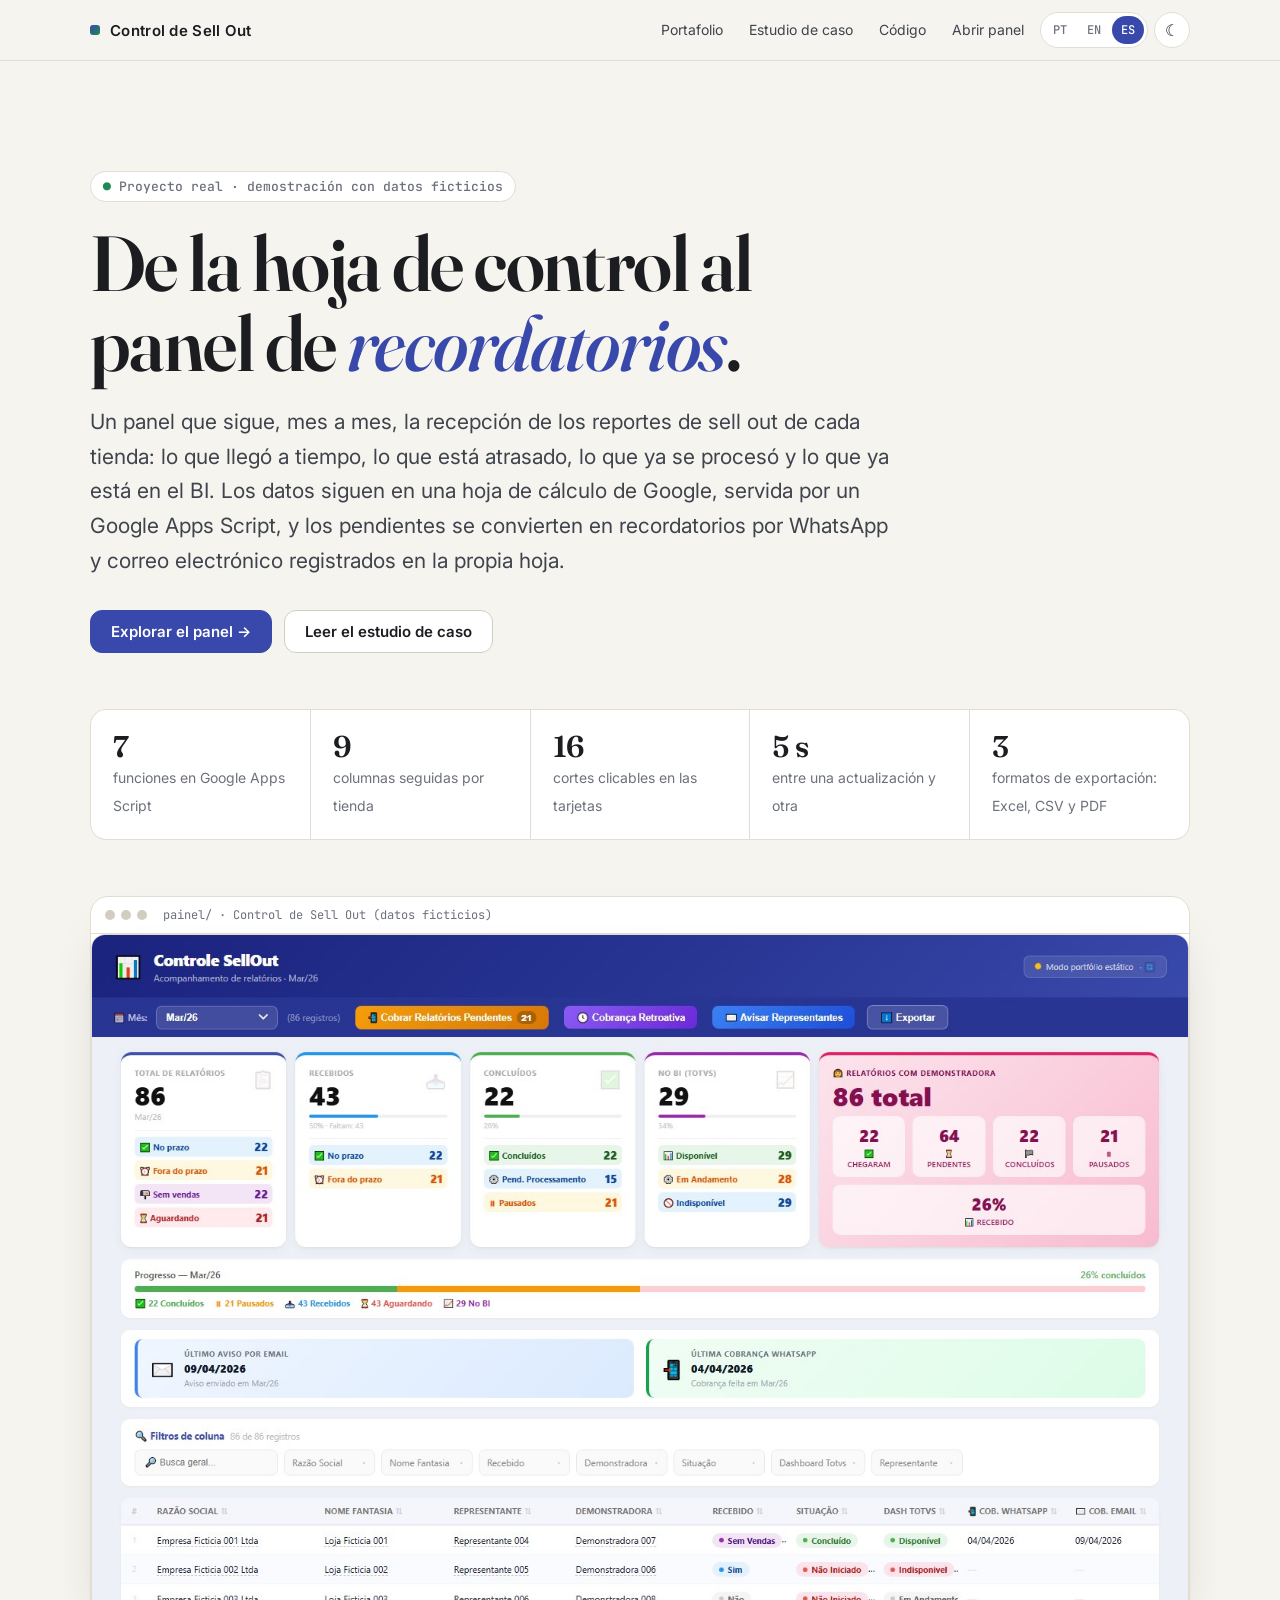
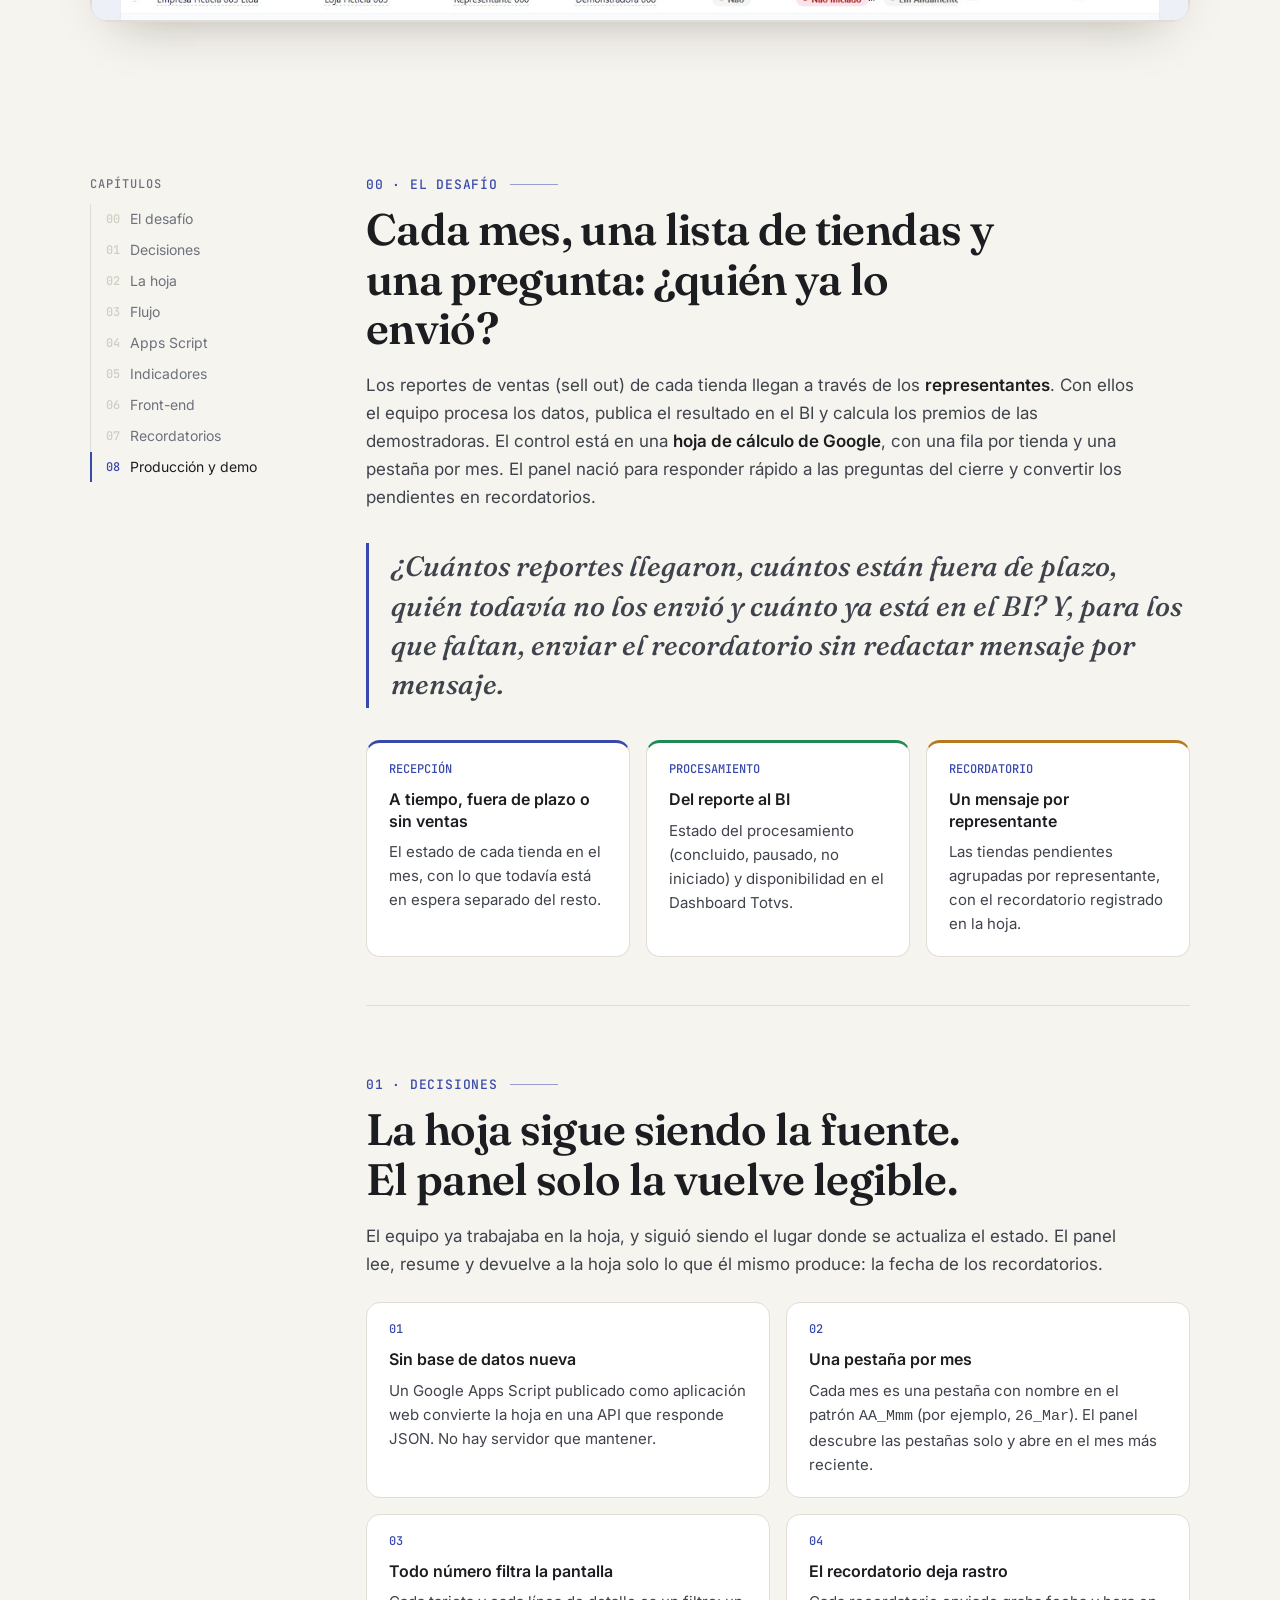
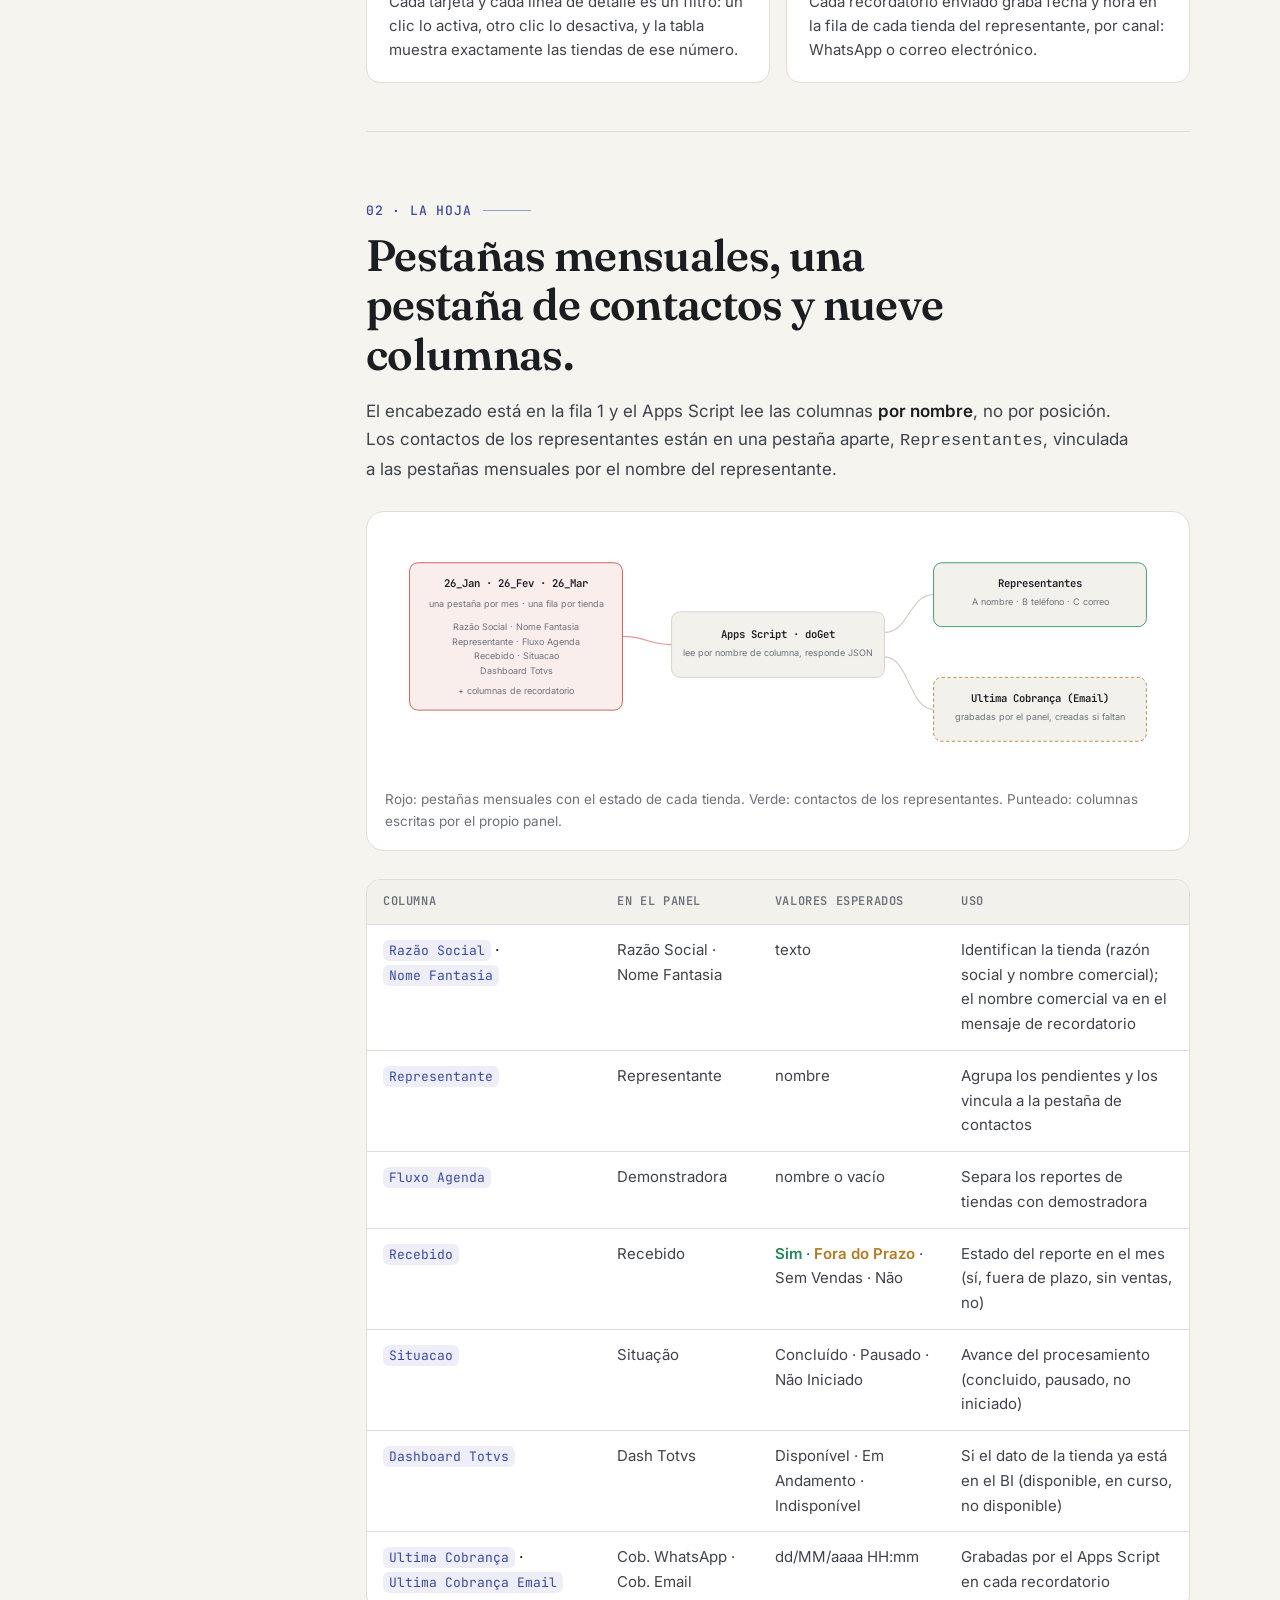
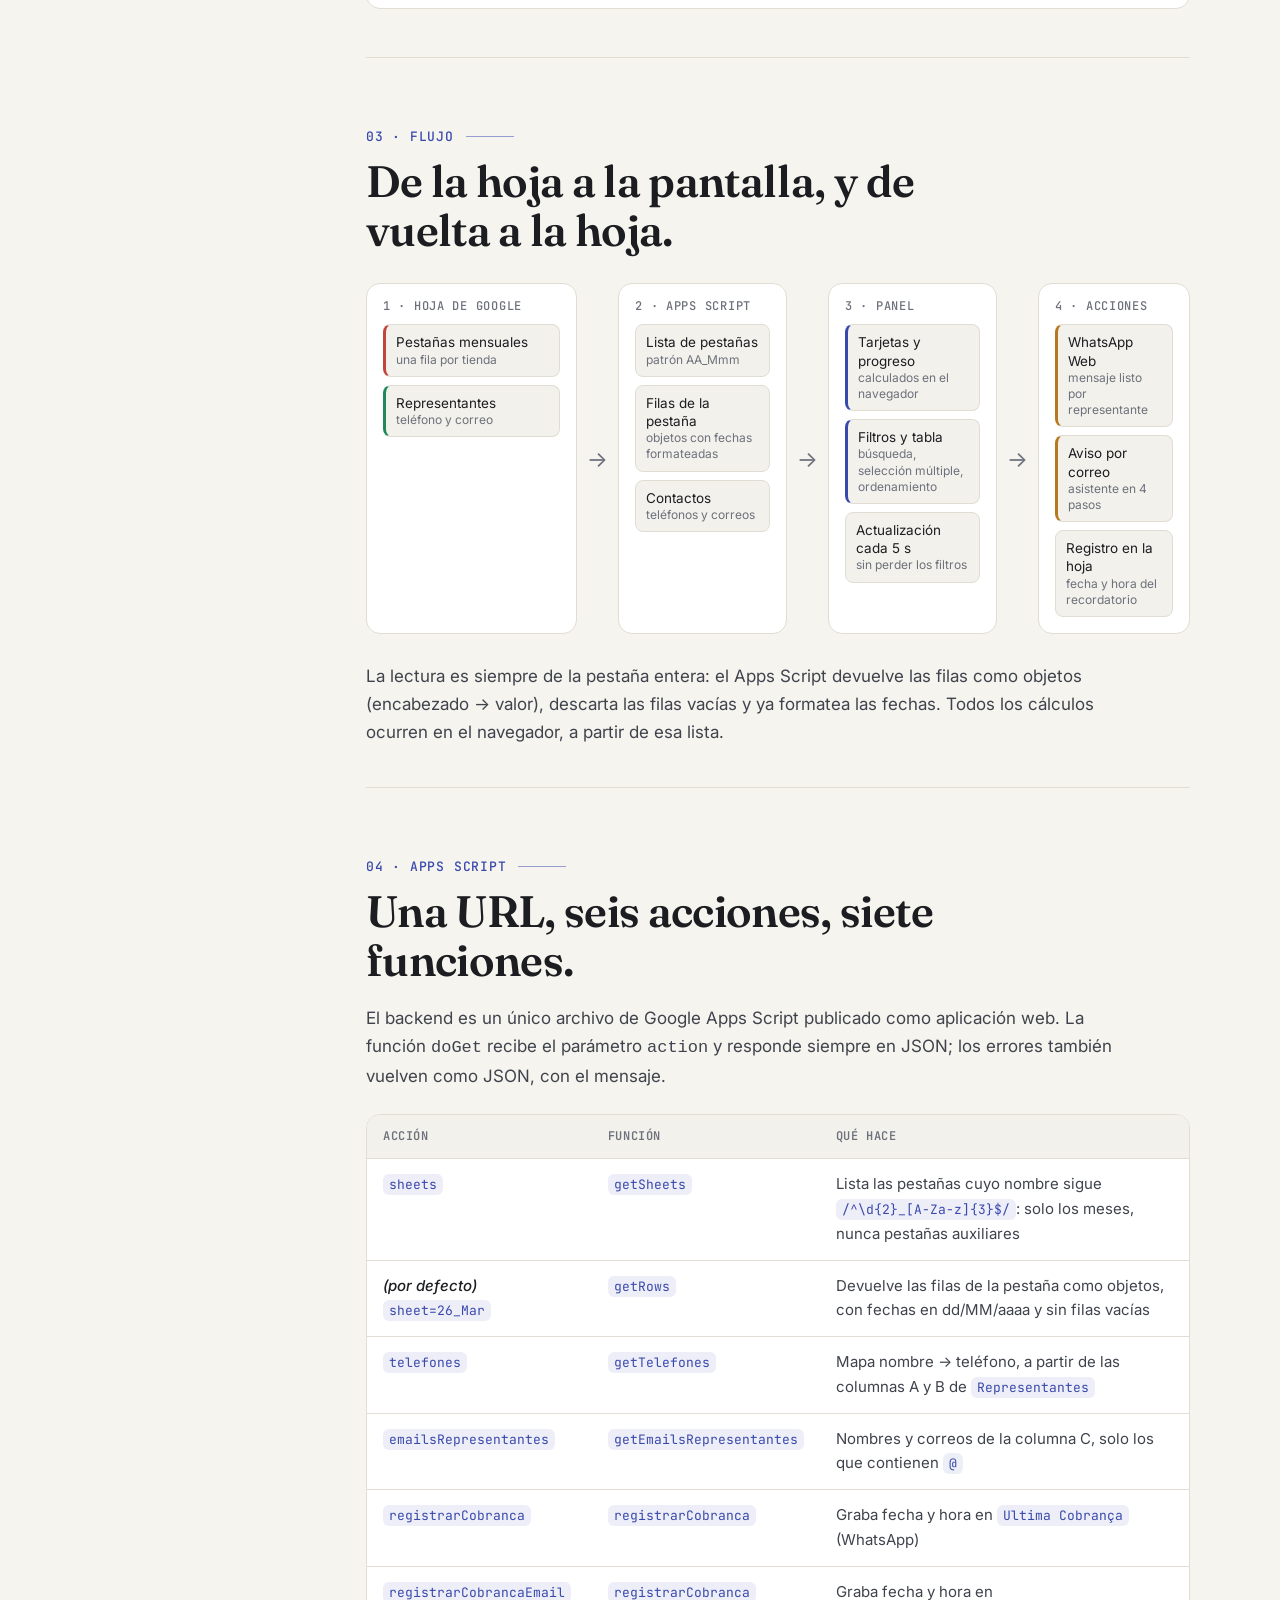
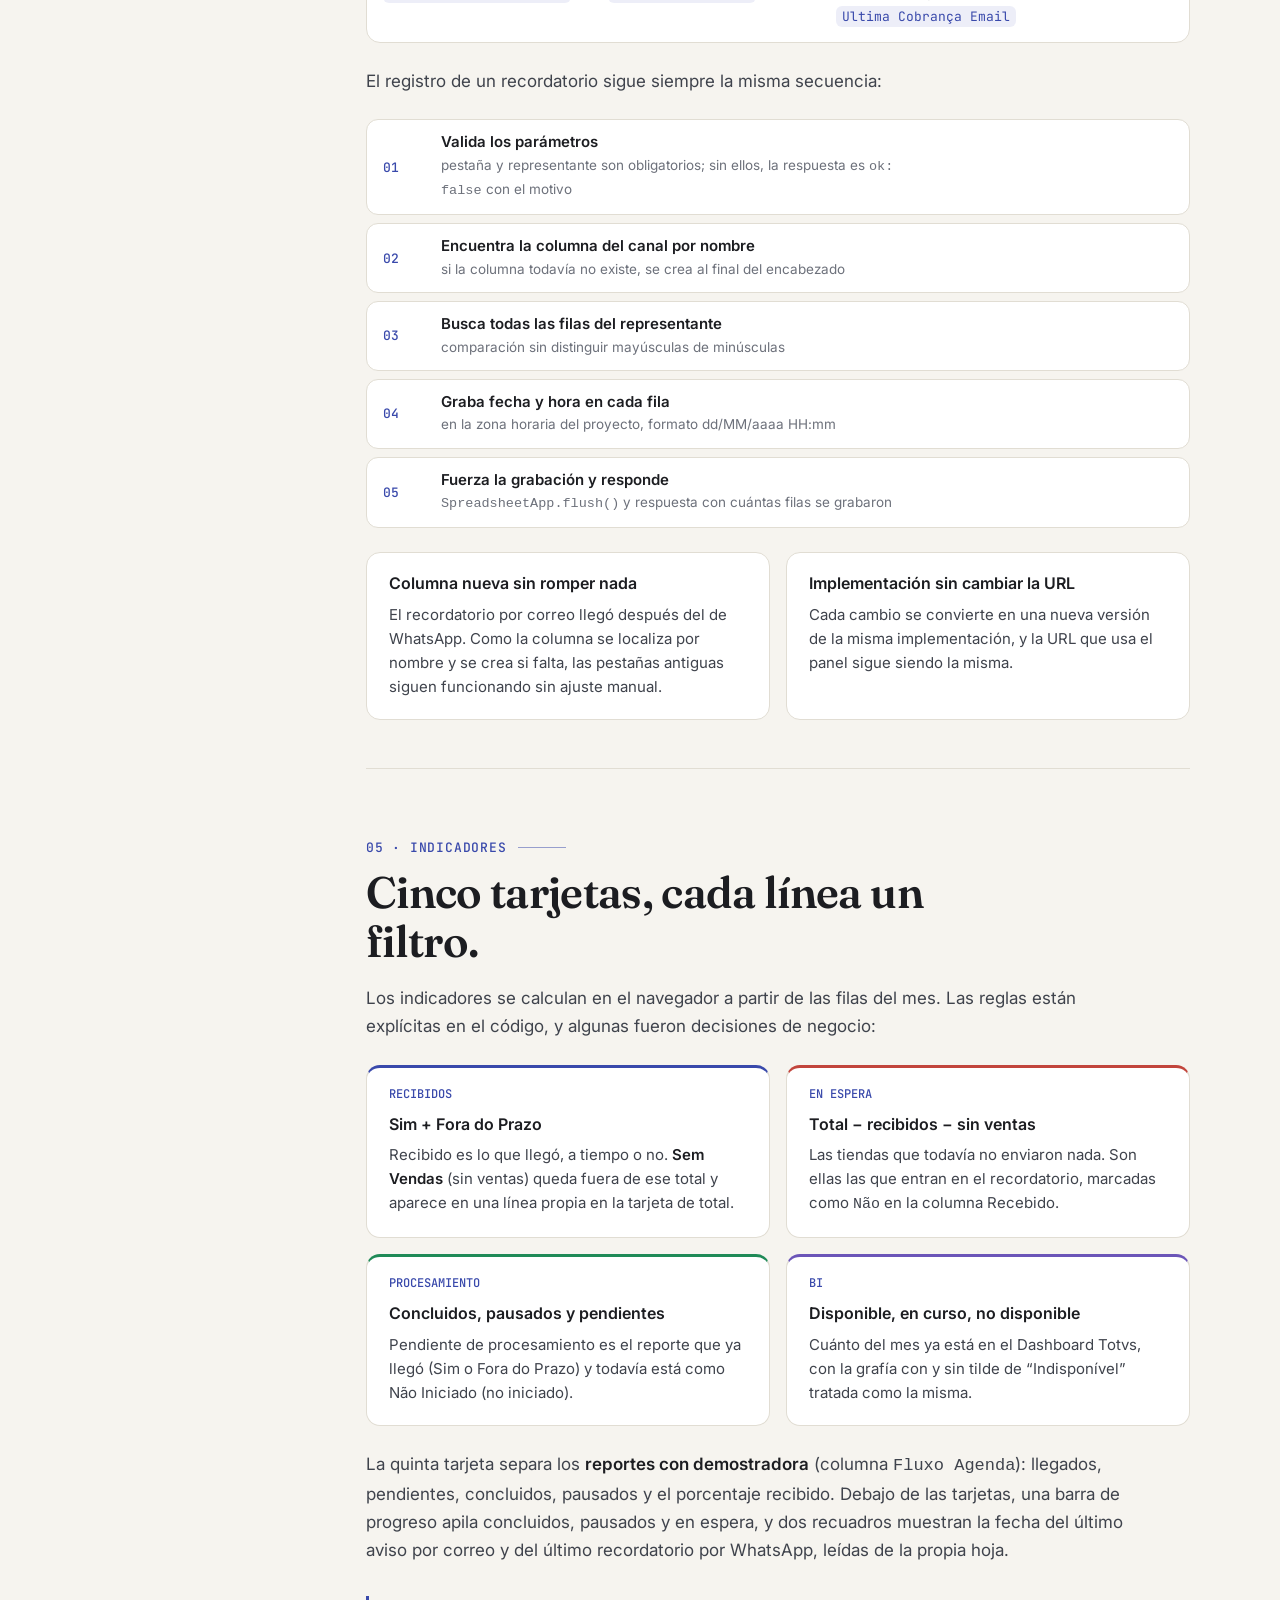
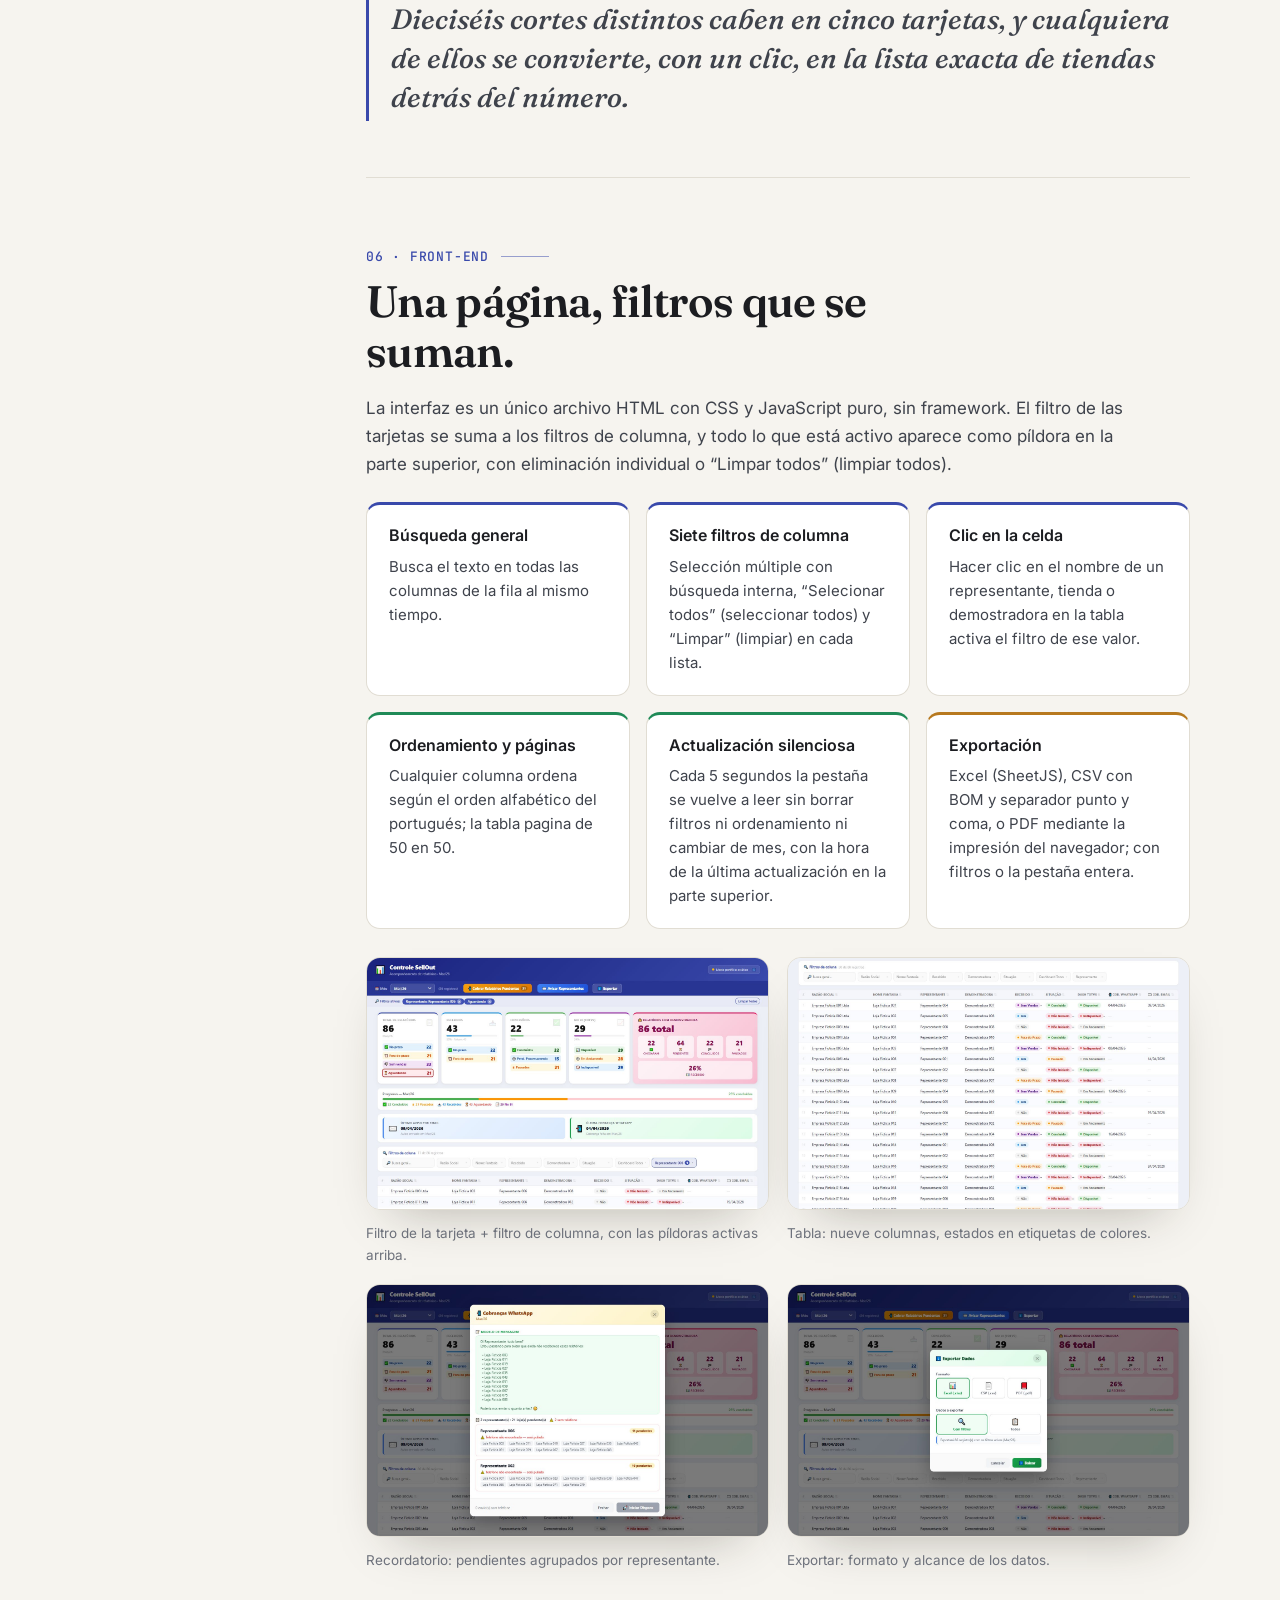
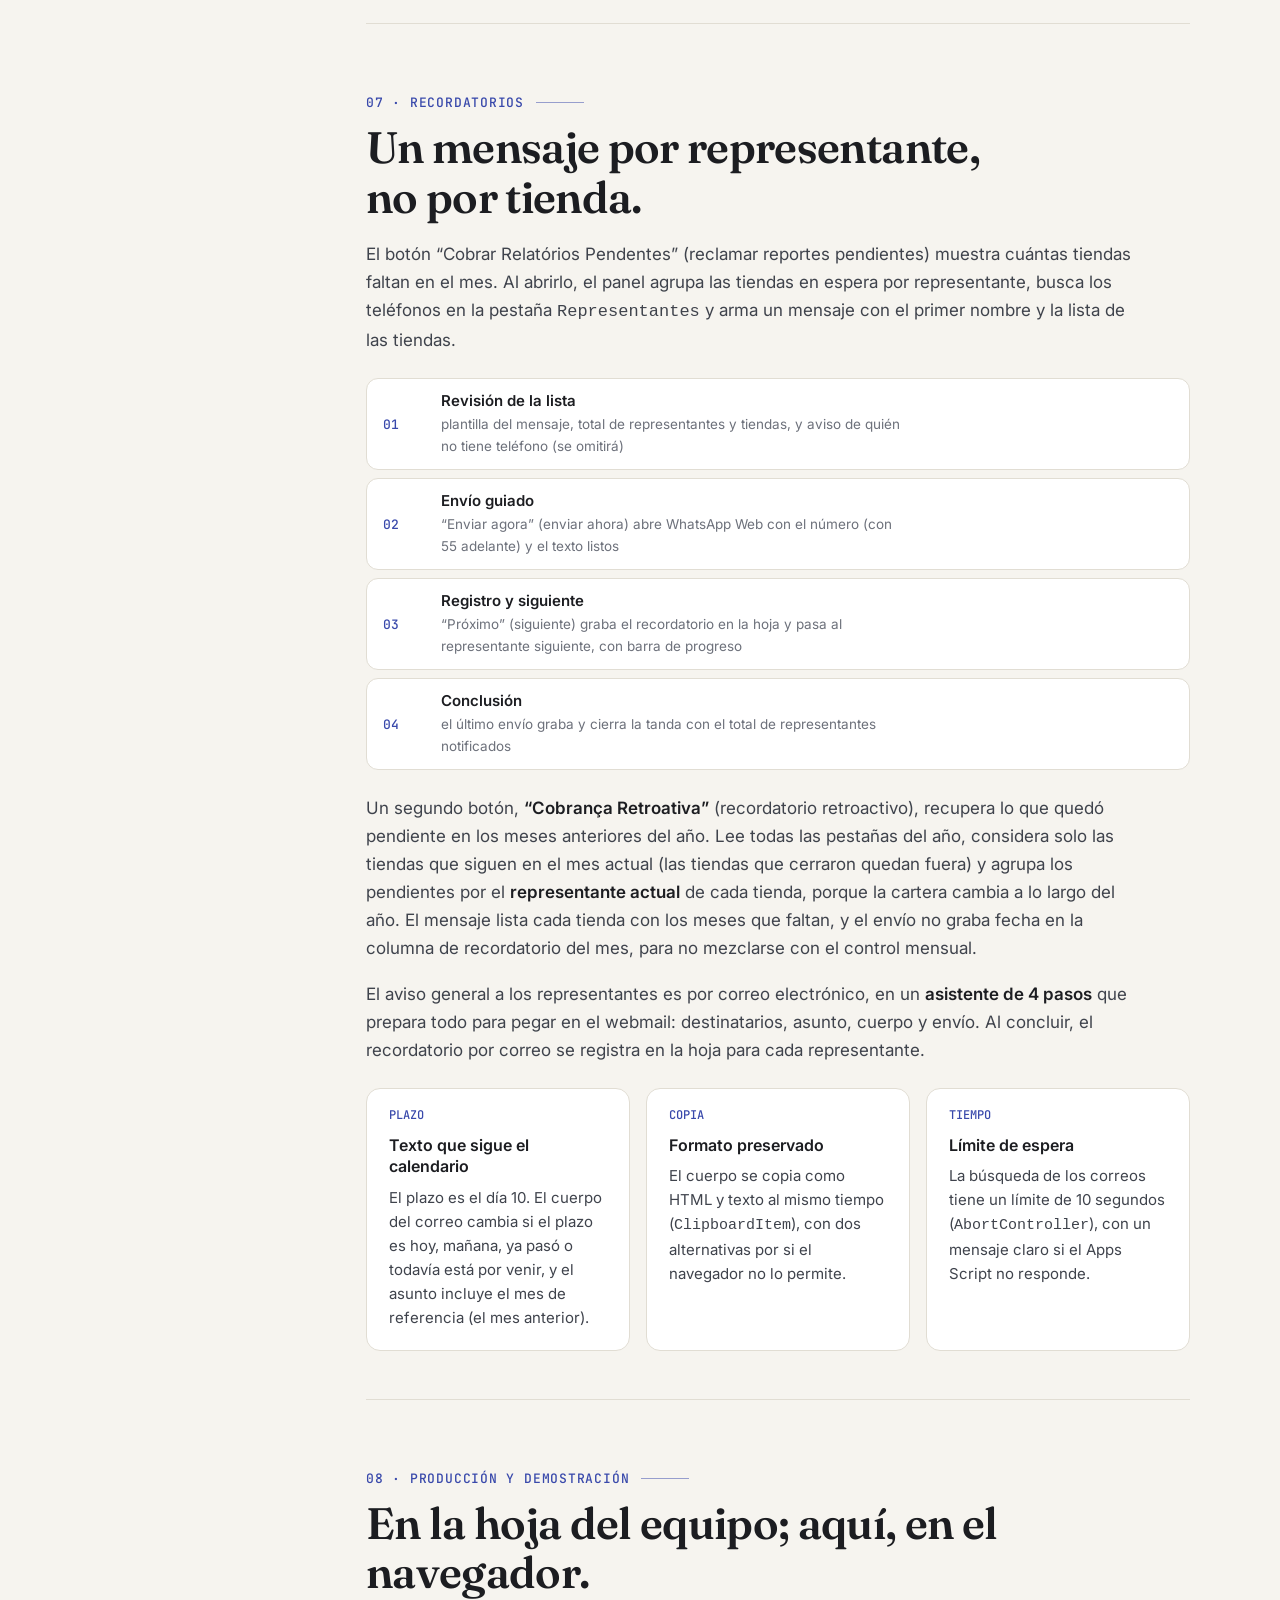
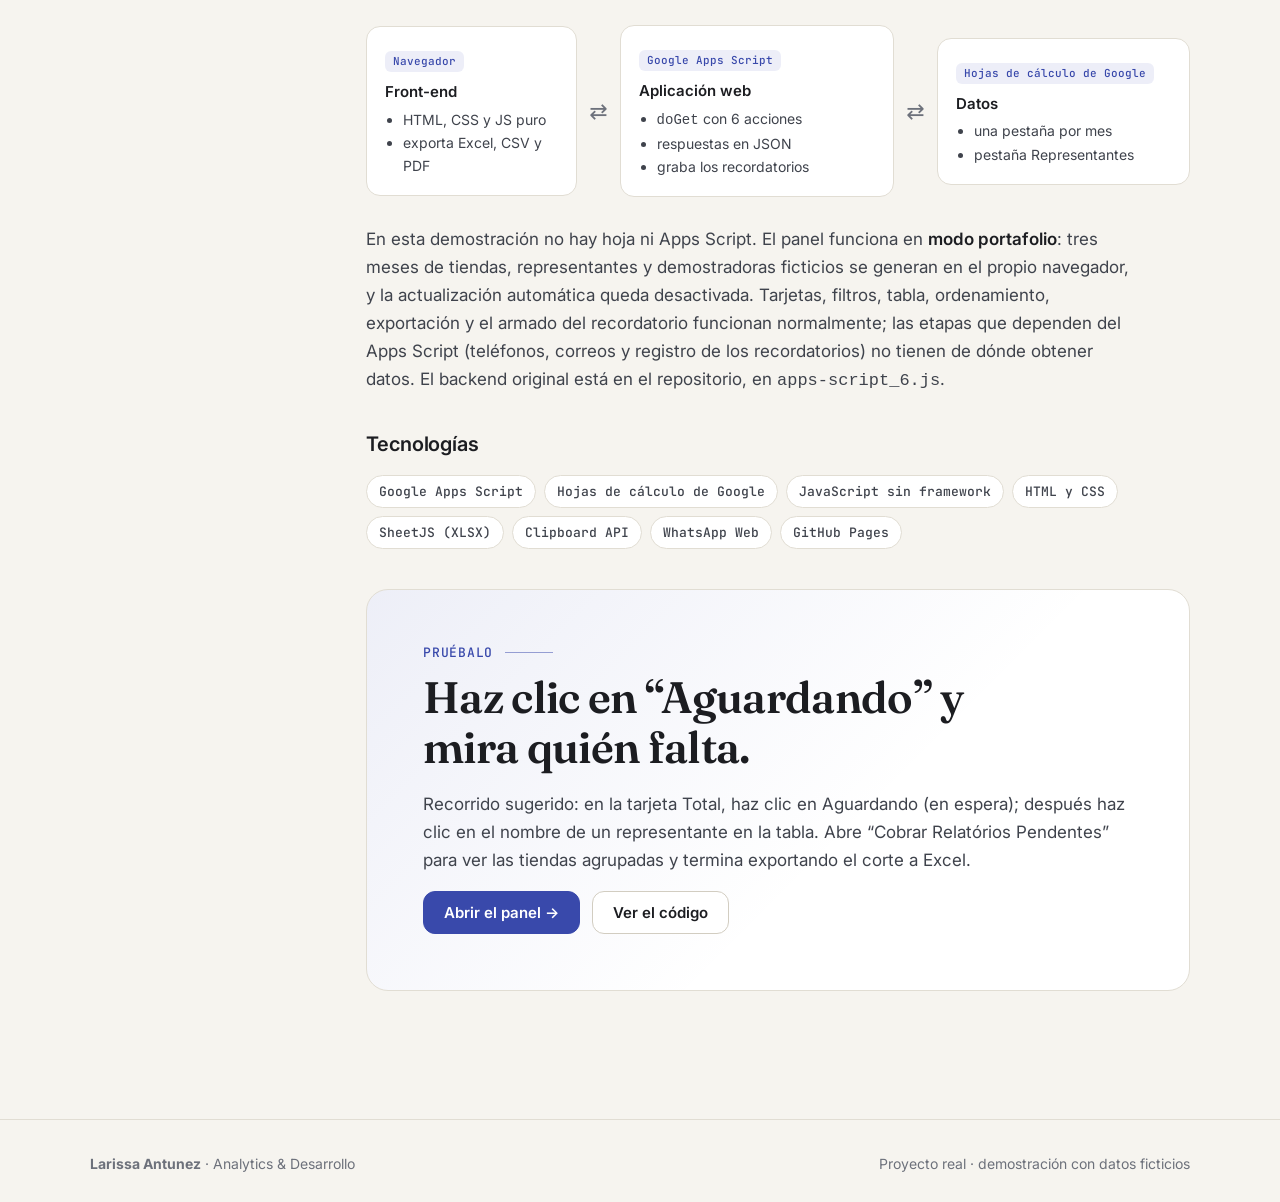
<file: es/index.html>
<!doctype html>
<html lang="es">
<head>
  <meta charset="utf-8">
  <script src="../assets/idioma-estudo.js"></script>
  <link rel="alternate" hreflang="pt-BR" href="https://lariantunez.github.io/painel-acompanhamento-relatorios-sellout/">
  <link rel="alternate" hreflang="en" href="https://lariantunez.github.io/painel-acompanhamento-relatorios-sellout/en/">
  <link rel="alternate" hreflang="es" href="https://lariantunez.github.io/painel-acompanhamento-relatorios-sellout/es/">
  <meta name="viewport" content="width=device-width, initial-scale=1">
  <title>Control de Sell Out · Estudio de caso</title>
  <meta name="description" content="Estudio de caso: panel que sigue, mes a mes, la recepción de los reportes de sell out de cada tienda, con backend en Google Apps Script sobre una hoja de cálculo de Google y recordatorios de pendientes por WhatsApp y correo electrónico. Demostración con datos ficticios.">
  <meta property="og:title" content="Control de Sell Out · de la hoja de control al panel de recordatorios">
  <meta property="og:description" content="Google Apps Script como API, una pestaña por mes, indicadores clicables y recordatorios registrados en la propia hoja.">
  <meta property="og:image" content="../assets/painel-visao.jpg">
  <link rel="preconnect" href="https://fonts.googleapis.com">
  <link rel="preconnect" href="https://fonts.gstatic.com" crossorigin>
  <link href="https://fonts.googleapis.com/css2?family=Fraunces:ital,opsz,wght@0,9..144,500;0,9..144,600;1,9..144,500&family=Inter:wght@400;500;600&family=JetBrains+Mono:wght@400;500&display=swap" rel="stylesheet">
  <link rel="stylesheet" href="../assets/estudo.css">
  <style>
    /* Identidade do Controle SellOut: azul índigo do cabeçalho do painel. */
    :root { --accent: #8c9eff; --accent-2: #8c9eff; --on-accent: #0e1014; --accent-wash: rgba(140, 158, 255, 0.12); }
    :root[data-theme="light"] { --accent: #3949ab; --accent-2: #3949ab; --on-accent: #fff; --accent-wash: rgba(57, 73, 171, 0.09); }
    @media (prefers-color-scheme: light) { :root:not([data-theme="dark"]) { --accent: #3949ab; --accent-2: #3949ab; --on-accent: #fff; --accent-wash: rgba(57, 73, 171, 0.09); } }
  </style>
</head>
<body>
  <header class="topo">
    <div class="wrap">
      <a class="marca" href="#inicio"><i></i>Control de Sell Out</a>
      <nav>
        <a class="opcional" href="https://lariantunez.github.io/Vitrine-de-projetos/?lang=es">Portafolio</a>
        <a class="opcional" href="#c00">Estudio de caso</a>
        <a class="opcional" href="https://github.com/lariantunez/painel-acompanhamento-relatorios-sellout">Código</a>
        <a href="../painel/">Abrir panel</a>
        <div class="idiomas" role="group" aria-label="Idioma"><a href="../?lang=pt" data-idioma="pt" hreflang="pt-BR">PT</a><a href="../en/" data-idioma="en" hreflang="en">EN</a><a href="./" data-idioma="es" hreflang="es" aria-current="true">ES</a></div>
        <button class="btn-tema" id="tema" type="button" aria-label="Cambiar tema">☀</button>
      </nav>
      <span class="progresso"></span>
    </div>
  </header>

  <main id="inicio">
    <section class="abertura">
      <div class="wrap">
        <span class="selo-topo"><b>●</b> Proyecto real · demostración con datos ficticios</span>
        <h1>De la hoja de control al panel de <em>recordatorios</em>.</h1>
        <p class="lead">Un panel que sigue, mes a mes, la recepción de los reportes de sell out de cada tienda: lo que llegó a tiempo, lo que está atrasado, lo que ya se procesó y lo que ya está en el BI. Los datos siguen en una hoja de cálculo de Google, servida por un Google Apps Script, y los pendientes se convierten en recordatorios por WhatsApp y correo electrónico registrados en la propia hoja.</p>
        <div class="acoes">
          <a class="btn primario" href="../painel/">Explorar el panel →</a>
          <a class="btn" href="#c00">Leer el estudio de caso</a>
        </div>
        <div class="numeros">
          <div><strong>7</strong><span>funciones en Google Apps Script</span></div>
          <div><strong>9</strong><span>columnas seguidas por tienda</span></div>
          <div><strong>16</strong><span>cortes clicables en las tarjetas</span></div>
          <div><strong>5 s</strong><span>entre una actualización y otra</span></div>
          <div><strong>3</strong><span>formatos de exportación: Excel, CSV y PDF</span></div>
        </div>
        <figure class="vitrine">
          <div class="barra-janela"><i></i><i></i><i></i><span>painel/ · Control de Sell Out (datos ficticios)</span></div>
          <img src="../assets/painel-visao.jpg" alt="Panel Control de Sell Out: selector de mes, botones de recordatorio, aviso y exportación; tarjetas de total de reportes, recibidos, concluidos, en el BI y reportes con demostradora; barra de progreso y tabla de tiendas" width="1440" height="900">
        </figure>
      </div>
    </section>

    <div class="wrap livro">
      <aside class="indice" aria-label="Capítulos">
        <p>Capítulos</p>
        <ol>
          <li><a href="#c00"><b>00</b>El desafío</a></li>
          <li><a href="#c01"><b>01</b>Decisiones</a></li>
          <li><a href="#c02"><b>02</b>La hoja</a></li>
          <li><a href="#c03"><b>03</b>Flujo</a></li>
          <li><a href="#c04"><b>04</b>Apps Script</a></li>
          <li><a href="#c05"><b>05</b>Indicadores</a></li>
          <li><a href="#c06"><b>06</b>Front-end</a></li>
          <li><a href="#c07"><b>07</b>Recordatorios</a></li>
          <li><a href="#c08"><b>08</b>Producción y demo</a></li>
        </ol>
      </aside>

      <div class="capitulos">
        <!-- 00 -->
        <section class="capitulo" id="c00">
          <span class="rotulo-cap">00 · El desafío</span>
          <h2>Cada mes, una lista de tiendas y una pregunta: ¿quién ya lo envió?</h2>
          <p>Los reportes de ventas (sell out) de cada tienda llegan a través de los <strong>representantes</strong>. Con ellos el equipo procesa los datos, publica el resultado en el BI y calcula los premios de las demostradoras. El control está en una <strong>hoja de cálculo de Google</strong>, con una fila por tienda y una pestaña por mes. El panel nació para responder rápido a las preguntas del cierre y convertir los pendientes en recordatorios.</p>
          <p class="destaque revelar">¿Cuántos reportes llegaron, cuántos están fuera de plazo, quién todavía no los envió y cuánto ya está en el BI? Y, para los que faltan, enviar el recordatorio sin redactar mensaje por mensaje.</p>
          <div class="grade g3 revelar">
            <div class="cartao azul"><span class="num">RECEPCIÓN</span><h4>A tiempo, fuera de plazo o sin ventas</h4><p>El estado de cada tienda en el mes, con lo que todavía está en espera separado del resto.</p></div>
            <div class="cartao verde"><span class="num">PROCESAMIENTO</span><h4>Del reporte al BI</h4><p>Estado del procesamiento (concluido, pausado, no iniciado) y disponibilidad en el Dashboard Totvs.</p></div>
            <div class="cartao ambar"><span class="num">RECORDATORIO</span><h4>Un mensaje por representante</h4><p>Las tiendas pendientes agrupadas por representante, con el recordatorio registrado en la hoja.</p></div>
          </div>
        </section>

        <!-- 01 -->
        <section class="capitulo" id="c01">
          <span class="rotulo-cap">01 · Decisiones</span>
          <h2>La hoja sigue siendo la fuente. El panel solo la vuelve legible.</h2>
          <p>El equipo ya trabajaba en la hoja, y siguió siendo el lugar donde se actualiza el estado. El panel lee, resume y devuelve a la hoja solo lo que él mismo produce: la fecha de los recordatorios.</p>
          <div class="grade g2 revelar">
            <div class="cartao"><span class="num">01</span><h4>Sin base de datos nueva</h4><p>Un Google Apps Script publicado como aplicación web convierte la hoja en una API que responde JSON. No hay servidor que mantener.</p></div>
            <div class="cartao"><span class="num">02</span><h4>Una pestaña por mes</h4><p>Cada mes es una pestaña con nombre en el patrón <code>AA_Mmm</code> (por ejemplo, <code>26_Mar</code>). El panel descubre las pestañas solo y abre en el mes más reciente.</p></div>
            <div class="cartao"><span class="num">03</span><h4>Todo número filtra la pantalla</h4><p>Cada tarjeta y cada línea de detalle es un filtro: un clic lo activa, otro clic lo desactiva, y la tabla muestra exactamente las tiendas de ese número.</p></div>
            <div class="cartao"><span class="num">04</span><h4>El recordatorio deja rastro</h4><p>Cada recordatorio enviado graba fecha y hora en la fila de cada tienda del representante, por canal: WhatsApp o correo electrónico.</p></div>
          </div>
        </section>

        <!-- 02 -->
        <section class="capitulo" id="c02">
          <span class="rotulo-cap">02 · La hoja</span>
          <h2>Pestañas mensuales, una pestaña de contactos y nueve columnas.</h2>
          <p>El encabezado está en la fila 1 y el Apps Script lee las columnas <strong>por nombre</strong>, no por posición. Los contactos de los representantes están en una pestaña aparte, <code>Representantes</code>, vinculada a las pestañas mensuales por el nombre del representante.</p>
          <figure class="diagrama revelar">
            <svg viewBox="0 0 960 300" role="img" aria-label="Estructura: pestañas mensuales a la izquierda, Apps Script al centro, pestaña Representantes y columnas de recordatorio a la derecha">
              <path class="liga forte" d="M290 130 C 320 130, 320 140, 350 140"/>
              <path class="liga" d="M610 125 C 640 125, 640 79, 670 79"/>
              <path class="liga" d="M610 155 C 640 155, 640 219, 670 219"/>
              <g class="no fato"><rect x="30" y="40" width="260" height="180" rx="10"/><text x="160" y="70" text-anchor="middle">26_Jan · 26_Fev · 26_Mar</text><text class="sub" x="160" y="94" text-anchor="middle">una pestaña por mes · una fila por tienda</text><text class="sub" x="160" y="122" text-anchor="middle">Razão Social · Nome Fantasia</text><text class="sub" x="160" y="140" text-anchor="middle">Representante · Fluxo Agenda</text><text class="sub" x="160" y="158" text-anchor="middle">Recebido · Situacao</text><text class="sub" x="160" y="176" text-anchor="middle">Dashboard Totvs</text><text class="sub" x="160" y="200" text-anchor="middle">+ columnas de recordatorio</text></g>
              <g class="no"><rect x="350" y="100" width="260" height="80" rx="10"/><text x="480" y="132" text-anchor="middle">Apps Script · doGet</text><text class="sub" x="480" y="154" text-anchor="middle">lee por nombre de columna, responde JSON</text></g>
              <g class="no dim"><rect x="670" y="40" width="260" height="78" rx="10"/><text x="800" y="70" text-anchor="middle">Representantes</text><text class="sub" x="800" y="92" text-anchor="middle">A nombre · B teléfono · C correo</text></g>
              <g class="no apoio"><rect x="670" y="180" width="260" height="78" rx="10"/><text x="800" y="210" text-anchor="middle">Ultima Cobrança (Email)</text><text class="sub" x="800" y="232" text-anchor="middle">grabadas por el panel, creadas si faltan</text></g>
            </svg>
            <figcaption>Rojo: pestañas mensuales con el estado de cada tienda. Verde: contactos de los representantes. Punteado: columnas escritas por el propio panel.</figcaption>
          </figure>
          <div class="tabela-rolagem revelar">
            <table class="tabela">
              <thead><tr><th>Columna</th><th>En el panel</th><th>Valores esperados</th><th>Uso</th></tr></thead>
              <tbody>
                <tr><td><code>Razão Social</code> · <code>Nome Fantasia</code></td><td>Razão Social · Nome Fantasia</td><td>texto</td><td>Identifican la tienda (razón social y nombre comercial); el nombre comercial va en el mensaje de recordatorio</td></tr>
                <tr><td><code>Representante</code></td><td>Representante</td><td>nombre</td><td>Agrupa los pendientes y los vincula a la pestaña de contactos</td></tr>
                <tr><td><code>Fluxo Agenda</code></td><td>Demonstradora</td><td>nombre o vacío</td><td>Separa los reportes de tiendas con demostradora</td></tr>
                <tr><td><code>Recebido</code></td><td>Recebido</td><td><span class="ok">Sim</span> · <span class="alerta">Fora do Prazo</span> · Sem Vendas · Não</td><td>Estado del reporte en el mes (sí, fuera de plazo, sin ventas, no)</td></tr>
                <tr><td><code>Situacao</code></td><td>Situação</td><td>Concluído · Pausado · Não Iniciado</td><td>Avance del procesamiento (concluido, pausado, no iniciado)</td></tr>
                <tr><td><code>Dashboard Totvs</code></td><td>Dash Totvs</td><td>Disponível · Em Andamento · Indisponível</td><td>Si el dato de la tienda ya está en el BI (disponible, en curso, no disponible)</td></tr>
                <tr><td><code>Ultima Cobrança</code> · <code>Ultima Cobrança Email</code></td><td>Cob. WhatsApp · Cob. Email</td><td>dd/MM/aaaa HH:mm</td><td>Grabadas por el Apps Script en cada recordatorio</td></tr>
              </tbody>
            </table>
          </div>
        </section>

        <!-- 03 -->
        <section class="capitulo" id="c03">
          <span class="rotulo-cap">03 · Flujo</span>
          <h2>De la hoja a la pantalla, y de vuelta a la hoja.</h2>
          <div class="fluxo revelar" role="img" aria-label="Flujo: hoja de cálculo de Google, Apps Script, panel en el navegador y acciones de recordatorio que graban de vuelta en la hoja">
            <div class="coluna"><b>1 · Hoja de Google</b>
              <div class="item fato">Pestañas mensuales<small>una fila por tienda</small></div>
              <div class="item dim">Representantes<small>teléfono y correo</small></div>
            </div>
            <div class="seta">→</div>
            <div class="coluna"><b>2 · Apps Script</b>
              <div class="item">Lista de pestañas<small>patrón AA_Mmm</small></div>
              <div class="item">Filas de la pestaña<small>objetos con fechas formateadas</small></div>
              <div class="item">Contactos<small>teléfonos y correos</small></div>
            </div>
            <div class="seta">→</div>
            <div class="coluna"><b>3 · Panel</b>
              <div class="item erp">Tarjetas y progreso<small>calculados en el navegador</small></div>
              <div class="item erp">Filtros y tabla<small>búsqueda, selección múltiple, ordenamiento</small></div>
              <div class="item">Actualización cada 5 s<small>sin perder los filtros</small></div>
            </div>
            <div class="seta">→</div>
            <div class="coluna"><b>4 · Acciones</b>
              <div class="item adv">WhatsApp Web<small>mensaje listo por representante</small></div>
              <div class="item adv">Aviso por correo<small>asistente en 4 pasos</small></div>
              <div class="item">Registro en la hoja<small>fecha y hora del recordatorio</small></div>
            </div>
          </div>
          <p>La lectura es siempre de la pestaña entera: el Apps Script devuelve las filas como objetos (encabezado → valor), descarta las filas vacías y ya formatea las fechas. Todos los cálculos ocurren en el navegador, a partir de esa lista.</p>
        </section>

        <!-- 04 -->
        <section class="capitulo" id="c04">
          <span class="rotulo-cap">04 · Apps Script</span>
          <h2>Una URL, seis acciones, siete funciones.</h2>
          <p>El backend es un único archivo de Google Apps Script publicado como aplicación web. La función <code>doGet</code> recibe el parámetro <code>action</code> y responde siempre en JSON; los errores también vuelven como JSON, con el mensaje.</p>
          <div class="tabela-rolagem revelar">
            <table class="tabela">
              <thead><tr><th>Acción</th><th>Función</th><th>Qué hace</th></tr></thead>
              <tbody>
                <tr><td><code>sheets</code></td><td><code>getSheets</code></td><td>Lista las pestañas cuyo nombre sigue <code>/^\d{2}_[A-Za-z]{3}$/</code>: solo los meses, nunca pestañas auxiliares</td></tr>
                <tr><td><em>(por defecto)</em> <code>sheet=26_Mar</code></td><td><code>getRows</code></td><td>Devuelve las filas de la pestaña como objetos, con fechas en dd/MM/aaaa y sin filas vacías</td></tr>
                <tr><td><code>telefones</code></td><td><code>getTelefones</code></td><td>Mapa nombre → teléfono, a partir de las columnas A y B de <code>Representantes</code></td></tr>
                <tr><td><code>emailsRepresentantes</code></td><td><code>getEmailsRepresentantes</code></td><td>Nombres y correos de la columna C, solo los que contienen <code>@</code></td></tr>
                <tr><td><code>registrarCobranca</code></td><td><code>registrarCobranca</code></td><td>Graba fecha y hora en <code>Ultima Cobrança</code> (WhatsApp)</td></tr>
                <tr><td><code>registrarCobrancaEmail</code></td><td><code>registrarCobranca</code></td><td>Graba fecha y hora en <code>Ultima Cobrança Email</code></td></tr>
              </tbody>
            </table>
          </div>
          <p>El registro de un recordatorio sigue siempre la misma secuencia:</p>
          <div class="etapas revelar">
            <div class="etapa"><div><h4>Valida los parámetros</h4><p>pestaña y representante son obligatorios; sin ellos, la respuesta es <code>ok: false</code> con el motivo</p></div></div>
            <div class="etapa"><div><h4>Encuentra la columna del canal por nombre</h4><p>si la columna todavía no existe, se crea al final del encabezado</p></div></div>
            <div class="etapa"><div><h4>Busca todas las filas del representante</h4><p>comparación sin distinguir mayúsculas de minúsculas</p></div></div>
            <div class="etapa"><div><h4>Graba fecha y hora en cada fila</h4><p>en la zona horaria del proyecto, formato dd/MM/aaaa HH:mm</p></div></div>
            <div class="etapa"><div><h4>Fuerza la grabación y responde</h4><p><code>SpreadsheetApp.flush()</code> y respuesta con cuántas filas se grabaron</p></div></div>
          </div>
          <div class="grade g2 revelar">
            <div class="cartao"><h4>Columna nueva sin romper nada</h4><p>El recordatorio por correo llegó después del de WhatsApp. Como la columna se localiza por nombre y se crea si falta, las pestañas antiguas siguen funcionando sin ajuste manual.</p></div>
            <div class="cartao"><h4>Implementación sin cambiar la URL</h4><p>Cada cambio se convierte en una nueva versión de la misma implementación, y la URL que usa el panel sigue siendo la misma.</p></div>
          </div>
        </section>

        <!-- 05 -->
        <section class="capitulo" id="c05">
          <span class="rotulo-cap">05 · Indicadores</span>
          <h2>Cinco tarjetas, cada línea un filtro.</h2>
          <p>Los indicadores se calculan en el navegador a partir de las filas del mes. Las reglas están explícitas en el código, y algunas fueron decisiones de negocio:</p>
          <div class="grade g2 revelar">
            <div class="cartao azul"><span class="num">RECIBIDOS</span><h4>Sim + Fora do Prazo</h4><p>Recibido es lo que llegó, a tiempo o no. <strong>Sem Vendas</strong> (sin ventas) queda fuera de ese total y aparece en una línea propia en la tarjeta de total.</p></div>
            <div class="cartao vermelho"><span class="num">EN ESPERA</span><h4>Total − recibidos − sin ventas</h4><p>Las tiendas que todavía no enviaron nada. Son ellas las que entran en el recordatorio, marcadas como <code>Não</code> en la columna Recebido.</p></div>
            <div class="cartao verde"><span class="num">PROCESAMIENTO</span><h4>Concluidos, pausados y pendientes</h4><p>Pendiente de procesamiento es el reporte que ya llegó (Sim o Fora do Prazo) y todavía está como Não Iniciado (no iniciado).</p></div>
            <div class="cartao violeta"><span class="num">BI</span><h4>Disponible, en curso, no disponible</h4><p>Cuánto del mes ya está en el Dashboard Totvs, con la grafía con y sin tilde de “Indisponível” tratada como la misma.</p></div>
          </div>
          <p>La quinta tarjeta separa los <strong>reportes con demostradora</strong> (columna <code>Fluxo Agenda</code>): llegados, pendientes, concluidos, pausados y el porcentaje recibido. Debajo de las tarjetas, una barra de progreso apila concluidos, pausados y en espera, y dos recuadros muestran la fecha del último aviso por correo y del último recordatorio por WhatsApp, leídas de la propia hoja.</p>
          <p class="destaque revelar">Dieciséis cortes distintos caben en cinco tarjetas, y cualquiera de ellos se convierte, con un clic, en la lista exacta de tiendas detrás del número.</p>
        </section>

        <!-- 06 -->
        <section class="capitulo" id="c06">
          <span class="rotulo-cap">06 · Front-end</span>
          <h2>Una página, filtros que se suman.</h2>
          <p>La interfaz es un único archivo HTML con CSS y JavaScript puro, sin framework. El filtro de las tarjetas se suma a los filtros de columna, y todo lo que está activo aparece como píldora en la parte superior, con eliminación individual o “Limpar todos” (limpiar todos).</p>
          <div class="grade g3 revelar">
            <div class="cartao azul"><h4>Búsqueda general</h4><p>Busca el texto en todas las columnas de la fila al mismo tiempo.</p></div>
            <div class="cartao azul"><h4>Siete filtros de columna</h4><p>Selección múltiple con búsqueda interna, “Selecionar todos” (seleccionar todos) y “Limpar” (limpiar) en cada lista.</p></div>
            <div class="cartao azul"><h4>Clic en la celda</h4><p>Hacer clic en el nombre de un representante, tienda o demostradora en la tabla activa el filtro de ese valor.</p></div>
            <div class="cartao verde"><h4>Ordenamiento y páginas</h4><p>Cualquier columna ordena según el orden alfabético del portugués; la tabla pagina de 50 en 50.</p></div>
            <div class="cartao verde"><h4>Actualización silenciosa</h4><p>Cada 5 segundos la pestaña se vuelve a leer sin borrar filtros ni ordenamiento ni cambiar de mes, con la hora de la última actualización en la parte superior.</p></div>
            <div class="cartao ambar"><h4>Exportación</h4><p>Excel (SheetJS), CSV con BOM y separador punto y coma, o PDF mediante la impresión del navegador; con filtros o la pestaña entera.</p></div>
          </div>
          <div class="galeria revelar">
            <figure><img src="../assets/painel-filtros.jpg" alt="Panel con la tarjeta Aguardando (en espera) y un representante seleccionados, píldoras de filtros activos en la parte superior" loading="lazy" width="1440" height="900"><figcaption>Filtro de la tarjeta + filtro de columna, con las píldoras activas arriba.</figcaption></figure>
            <figure><img src="../assets/painel-tabela.jpg" alt="Tabla de tiendas con razón social, nombre comercial, representante, demostradora, recibido, situación, dashboard y fechas de recordatorio" loading="lazy" width="1440" height="900"><figcaption>Tabla: nueve columnas, estados en etiquetas de colores.</figcaption></figure>
            <figure><img src="../assets/painel-cobranca.jpg" alt="Ventana de recordatorios por WhatsApp con la plantilla del mensaje y las tiendas pendientes agrupadas por representante" loading="lazy" width="1440" height="900"><figcaption>Recordatorio: pendientes agrupados por representante.</figcaption></figure>
            <figure><img src="../assets/painel-exportar.jpg" alt="Ventana de exportación con elección de formato (Excel, CSV o PDF) y de alcance (con filtros o todos)" loading="lazy" width="1440" height="900"><figcaption>Exportar: formato y alcance de los datos.</figcaption></figure>
          </div>
        </section>

        <!-- 07 -->
        <section class="capitulo" id="c07">
          <span class="rotulo-cap">07 · Recordatorios</span>
          <h2>Un mensaje por representante, no por tienda.</h2>
          <p>El botón “Cobrar Relatórios Pendentes” (reclamar reportes pendientes) muestra cuántas tiendas faltan en el mes. Al abrirlo, el panel agrupa las tiendas en espera por representante, busca los teléfonos en la pestaña <code>Representantes</code> y arma un mensaje con el primer nombre y la lista de las tiendas.</p>
          <div class="etapas revelar">
            <div class="etapa"><div><h4>Revisión de la lista</h4><p>plantilla del mensaje, total de representantes y tiendas, y aviso de quién no tiene teléfono (se omitirá)</p></div></div>
            <div class="etapa"><div><h4>Envío guiado</h4><p>“Enviar agora” (enviar ahora) abre WhatsApp Web con el número (con 55 adelante) y el texto listos</p></div></div>
            <div class="etapa"><div><h4>Registro y siguiente</h4><p>“Próximo” (siguiente) graba el recordatorio en la hoja y pasa al representante siguiente, con barra de progreso</p></div></div>
            <div class="etapa"><div><h4>Conclusión</h4><p>el último envío graba y cierra la tanda con el total de representantes notificados</p></div></div>
          </div>
          <p>Un segundo botón, <strong>“Cobrança Retroativa”</strong> (recordatorio retroactivo), recupera lo que quedó pendiente en los meses anteriores del año. Lee todas las pestañas del año, considera solo las tiendas que siguen en el mes actual (las tiendas que cerraron quedan fuera) y agrupa los pendientes por el <strong>representante actual</strong> de cada tienda, porque la cartera cambia a lo largo del año. El mensaje lista cada tienda con los meses que faltan, y el envío no graba fecha en la columna de recordatorio del mes, para no mezclarse con el control mensual.</p>
          <p>El aviso general a los representantes es por correo electrónico, en un <strong>asistente de 4 pasos</strong> que prepara todo para pegar en el webmail: destinatarios, asunto, cuerpo y envío. Al concluir, el recordatorio por correo se registra en la hoja para cada representante.</p>
          <div class="grade g3 revelar">
            <div class="cartao"><span class="num">PLAZO</span><h4>Texto que sigue el calendario</h4><p>El plazo es el día 10. El cuerpo del correo cambia si el plazo es hoy, mañana, ya pasó o todavía está por venir, y el asunto incluye el mes de referencia (el mes anterior).</p></div>
            <div class="cartao"><span class="num">COPIA</span><h4>Formato preservado</h4><p>El cuerpo se copia como HTML y texto al mismo tiempo (<code>ClipboardItem</code>), con dos alternativas por si el navegador no lo permite.</p></div>
            <div class="cartao"><span class="num">TIEMPO</span><h4>Límite de espera</h4><p>La búsqueda de los correos tiene un límite de 10 segundos (<code>AbortController</code>), con un mensaje claro si el Apps Script no responde.</p></div>
          </div>
        </section>

        <!-- 08 -->
        <section class="capitulo" id="c08">
          <span class="rotulo-cap">08 · Producción y demostración</span>
          <h2>En la hoja del equipo; aquí, en el navegador.</h2>
          <div class="arquitetura revelar">
            <div class="caixa"><span class="tag">Navegador</span><b>Front-end</b><ul><li>HTML, CSS y JS puro</li><li>exporta Excel, CSV y PDF</li></ul></div>
            <div class="seta">⇄</div>
            <div class="caixa"><span class="tag">Google Apps Script</span><b>Aplicación web</b><ul><li><code>doGet</code> con 6 acciones</li><li>respuestas en JSON</li><li>graba los recordatorios</li></ul></div>
            <div class="seta">⇄</div>
            <div class="caixa"><span class="tag">Hojas de cálculo de Google</span><b>Datos</b><ul><li>una pestaña por mes</li><li>pestaña Representantes</li></ul></div>
          </div>
          <p>En esta demostración no hay hoja ni Apps Script. El panel funciona en <strong>modo portafolio</strong>: tres meses de tiendas, representantes y demostradoras ficticios se generan en el propio navegador, y la actualización automática queda desactivada. Tarjetas, filtros, tabla, ordenamiento, exportación y el armado del recordatorio funcionan normalmente; las etapas que dependen del Apps Script (teléfonos, correos y registro de los recordatorios) no tienen de dónde obtener datos. El backend original está en el repositorio, en <code>apps-script_6.js</code>.</p>
          <h3>Tecnologías</h3>
          <div class="pilulas">
            <span>Google Apps Script</span><span>Hojas de cálculo de Google</span><span>JavaScript sin framework</span><span>HTML y CSS</span><span>SheetJS (XLSX)</span><span>Clipboard API</span><span>WhatsApp Web</span><span>GitHub Pages</span>
          </div>
          <div class="encerramento revelar">
            <span class="rotulo-cap">Pruébalo</span>
            <h2>Haz clic en “Aguardando” y mira quién falta.</h2>
            <p class="texto">Recorrido sugerido: en la tarjeta Total, haz clic en Aguardando (en espera); después haz clic en el nombre de un representante en la tabla. Abre “Cobrar Relatórios Pendentes” para ver las tiendas agrupadas y termina exportando el corte a Excel.</p>
            <div class="acoes"><a class="btn primario" href="../painel/">Abrir el panel →</a><a class="btn" href="https://github.com/lariantunez/painel-acompanhamento-relatorios-sellout">Ver el código</a></div>
          </div>
        </section>
      </div>
    </div>
  </main>

  <footer>
    <div class="wrap">
      <span><strong>Larissa Antunez</strong> · Analytics &amp; Desarrollo</span>
      <span>Proyecto real · demostración con datos ficticios</span>
    </div>
  </footer>
  <script src="../assets/estudo.js"></script>
</body>
</html>
</file>
<file: assets/estudo.css>
/* Estudo de caso: Diagnóstico Comercial. Tema escuro por padrão, claro opcional. */
:root {
  --bg: #0e1014; --bg-2: #13161c; --surface: #181c24; --surface-2: #1f2430; --border: #2a303d; --border-2: #363d4d;
  --text: #e9eaee; --text-2: #b9bec9; --muted: #868d9b;
  --accent: #6aa0e0; --accent-2: #3a6ea5; --accent-wash: rgba(106, 160, 224, 0.12);
  --green: #44b97f; --red: #e2675e; --amber: #e6a94e; --violet: #a08bdc;
  --green-wash: rgba(68, 185, 127, 0.12); --red-wash: rgba(226, 103, 94, 0.12); --amber-wash: rgba(230, 169, 78, 0.12);
  --shadow: 0 24px 60px -24px rgba(0, 0, 0, 0.65);
  --serif: "Fraunces", Georgia, serif; --sans: "Inter", system-ui, "Segoe UI", sans-serif; --mono: "JetBrains Mono", ui-monospace, Consolas, monospace;
  --wrap: 1180px; --gutter: clamp(16px, 4vw, 40px);
  color-scheme: dark;
}
:root[data-theme="light"] {
  --bg: #f6f4ef; --bg-2: #efece5; --surface: #ffffff; --surface-2: #f3f1ec; --border: #e1ddd3; --border-2: #d2cdc1;
  --text: #1c1d21; --text-2: #3f434c; --muted: #6d717b;
  --accent: #2f62a0; --accent-2: #2f62a0; --accent-wash: rgba(47, 98, 160, 0.09);
  --green: #1f8a57; --red: #c2453c; --amber: #b7791f; --violet: #6b55b8;
  --green-wash: rgba(31, 138, 87, 0.09); --red-wash: rgba(194, 69, 60, 0.09); --amber-wash: rgba(183, 121, 31, 0.1);
  --shadow: 0 24px 50px -28px rgba(40, 35, 20, 0.35);
  color-scheme: light;
}
@media (prefers-color-scheme: light) {
  :root:not([data-theme="dark"]) {
    --bg: #f6f4ef; --bg-2: #efece5; --surface: #ffffff; --surface-2: #f3f1ec; --border: #e1ddd3; --border-2: #d2cdc1;
    --text: #1c1d21; --text-2: #3f434c; --muted: #6d717b;
    --accent: #2f62a0; --accent-2: #2f62a0; --accent-wash: rgba(47, 98, 160, 0.09);
    --green: #1f8a57; --red: #c2453c; --amber: #b7791f; --violet: #6b55b8;
    --green-wash: rgba(31, 138, 87, 0.09); --red-wash: rgba(194, 69, 60, 0.09); --amber-wash: rgba(183, 121, 31, 0.1);
    --shadow: 0 24px 50px -28px rgba(40, 35, 20, 0.35);
    color-scheme: light;
  }
}

* { box-sizing: border-box; }
html { scroll-behavior: smooth; scroll-padding-top: 80px; }
body { margin: 0; background: var(--bg); color: var(--text); font: 400 17px/1.65 var(--sans); -webkit-font-smoothing: antialiased; text-rendering: optimizeLegibility; }
/* height: auto mantém a proporção quando a imagem encolhe (os atributos width/height só reservam o espaço). */
img { max-width: 100%; height: auto; display: block; }
a { color: var(--accent); text-decoration-thickness: 1px; text-underline-offset: 3px; }
::selection { background: var(--accent-wash); }
.wrap { max-width: var(--wrap); margin: 0 auto; padding: 0 var(--gutter); }

/* ---------- Barra superior ---------- */
.topo { position: sticky; top: 0; z-index: 20; background: color-mix(in srgb, var(--bg) 82%, transparent); backdrop-filter: blur(12px); border-bottom: 1px solid var(--border); }
.topo .wrap { display: flex; align-items: center; gap: 16px; height: 60px; }
.marca { font: 600 15px/1 var(--sans); letter-spacing: 0.02em; color: var(--text); text-decoration: none; display: flex; align-items: center; gap: 10px; }
.marca i { width: 10px; height: 10px; border-radius: 3px; background: linear-gradient(135deg, var(--accent), var(--green)); }
.topo nav { margin-left: auto; display: flex; gap: 6px; align-items: center; }
.topo nav a { color: var(--text-2); text-decoration: none; font-size: 14px; padding: 6px 10px; border-radius: 8px; }
.topo nav a:hover { background: var(--surface-2); color: var(--text); }
.btn-tema { border: 1px solid var(--border); background: var(--surface); color: var(--text); border-radius: 999px; width: 36px; height: 36px; cursor: pointer; display: grid; place-items: center; font-size: 16px; }
.progresso { position: absolute; left: 0; bottom: -1px; height: 2px; width: 0; background: linear-gradient(90deg, var(--accent), var(--green)); }

/* ---------- Abertura ---------- */
.abertura { padding: clamp(56px, 9vw, 110px) 0 56px; position: relative; overflow: hidden; }
.abertura::before { content: ""; position: absolute; inset: -40% -10% auto auto; width: 720px; height: 720px; background: radial-gradient(closest-side, var(--accent-wash), transparent 70%); pointer-events: none; }
.selo-topo { display: inline-flex; gap: 8px; align-items: center; font: 500 13px/1 var(--mono); color: var(--muted); border: 1px solid var(--border); padding: 8px 12px; border-radius: 999px; background: var(--surface); }
.selo-topo b { color: var(--green); font-weight: 500; }
h1 { font: 600 clamp(40px, 6.4vw, 78px)/1.02 var(--serif); letter-spacing: -0.02em; margin: 22px 0 22px; max-width: 14ch; font-variation-settings: "opsz" 120; }
h1 em { font-style: italic; color: var(--accent); font-weight: 500; }
.lead { font-size: clamp(18px, 2vw, 21px); color: var(--text-2); max-width: 62ch; margin: 0 0 32px; }
.acoes { display: flex; gap: 12px; flex-wrap: wrap; }
.btn { display: inline-flex; align-items: center; gap: 10px; padding: 13px 20px; border-radius: 12px; font: 600 15px/1 var(--sans); text-decoration: none; border: 1px solid var(--border-2); color: var(--text); background: var(--surface); transition: transform 0.15s, border-color 0.15s; }
.btn:hover { transform: translateY(-1px); border-color: var(--accent); }
.btn.primario { background: var(--accent-2); border-color: var(--accent-2); color: var(--on-accent, #fff); }
.numeros { display: grid; grid-template-columns: repeat(5, 1fr); gap: 1px; background: var(--border); border: 1px solid var(--border); border-radius: 16px; overflow: hidden; margin-top: 56px; }
.numeros div { background: var(--surface); padding: 20px 22px; }
.numeros strong { display: block; font: 600 30px/1.1 var(--serif); letter-spacing: -0.01em; }
.numeros span { color: var(--muted); font-size: 14px; }
.vitrine { margin-top: 56px; border-radius: 18px; border: 1px solid var(--border); overflow: hidden; box-shadow: var(--shadow); background: var(--surface); }
.vitrine .barra-janela { display: flex; gap: 6px; padding: 12px 14px; border-bottom: 1px solid var(--border); align-items: center; }
.vitrine .barra-janela i { width: 10px; height: 10px; border-radius: 50%; background: var(--border-2); }
.vitrine .barra-janela span { margin-left: 10px; font: 12px/1 var(--mono); color: var(--muted); }

/* ---------- Capítulos ---------- */
.livro { display: grid; grid-template-columns: 220px minmax(0, 1fr); gap: 56px; padding-bottom: 40px; }
.indice { position: sticky; top: 84px; align-self: start; padding-top: 72px; }
.indice p { font: 500 12px/1 var(--mono); color: var(--muted); letter-spacing: 0.08em; text-transform: uppercase; margin: 0 0 14px; }
.indice ol { list-style: none; margin: 0; padding: 0; border-left: 1px solid var(--border); }
.indice a { display: flex; gap: 10px; padding: 6px 0 6px 14px; margin-left: -1px; border-left: 2px solid transparent; color: var(--muted); text-decoration: none; font-size: 14px; line-height: 1.35; }
.indice a b { font: 500 12px/1.5 var(--mono); color: var(--border-2); }
.indice a:hover { color: var(--text); }
.indice a.ativo { color: var(--text); border-left-color: var(--accent); }
.indice a.ativo b { color: var(--accent); }

.capitulo { padding: 72px 0 24px; border-top: 1px solid var(--border); }
.capitulo:first-child { border-top: 0; }
.rotulo-cap { font: 500 13px/1 var(--mono); color: var(--accent); letter-spacing: 0.06em; text-transform: uppercase; display: flex; gap: 12px; align-items: center; }
.rotulo-cap::after { content: ""; height: 1px; width: 48px; background: var(--accent); opacity: 0.5; }
h2 { font: 600 clamp(30px, 3.6vw, 44px)/1.12 var(--serif); letter-spacing: -0.015em; margin: 14px 0 18px; max-width: 22ch; }
h3 { font: 600 20px/1.3 var(--sans); margin: 36px 0 12px; letter-spacing: -0.005em; }
.capitulo > p, .capitulo .texto { max-width: 70ch; color: var(--text-2); }
.capitulo p strong { color: var(--text); font-weight: 600; }
.destaque { font: 500 italic clamp(22px, 2.4vw, 28px)/1.4 var(--serif); color: var(--text); border-left: 3px solid var(--accent); padding: 4px 0 4px 22px; margin: 32px 0; max-width: 40ch; }

/* Cartões */
.grade { display: grid; gap: 16px; margin: 24px 0; }
.g2 { grid-template-columns: repeat(2, minmax(0, 1fr)); }
.g3 { grid-template-columns: repeat(3, minmax(0, 1fr)); }
.g4 { grid-template-columns: repeat(4, minmax(0, 1fr)); }
.cartao { background: var(--surface); border: 1px solid var(--border); border-radius: 14px; padding: 20px 22px; }
.cartao h4 { font: 600 16px/1.35 var(--sans); margin: 0 0 8px; }
.cartao p { margin: 0; color: var(--text-2); font-size: 15px; line-height: 1.6; }
.cartao .num { font: 500 12px/1 var(--mono); color: var(--accent); display: block; margin-bottom: 14px; }
.cartao.verde { border-top: 3px solid var(--green); } .cartao.vermelho { border-top: 3px solid var(--red); } .cartao.azul { border-top: 3px solid var(--accent); } .cartao.ambar { border-top: 3px solid var(--amber); } .cartao.violeta { border-top: 3px solid var(--violet); }

/* Tabelas */
.tabela { width: 100%; border-collapse: collapse; font-size: 15px; margin: 20px 0; }
.tabela-rolagem { overflow-x: auto; border: 1px solid var(--border); border-radius: 14px; background: var(--surface); margin: 24px 0; }
.tabela-rolagem .tabela { margin: 0; }
.tabela th { text-align: left; font: 600 12px/1.3 var(--mono); text-transform: uppercase; letter-spacing: 0.05em; color: var(--muted); padding: 14px 16px; border-bottom: 1px solid var(--border); background: var(--surface-2); white-space: nowrap; }
.tabela td { padding: 13px 16px; border-bottom: 1px solid var(--border); vertical-align: top; color: var(--text-2); }
.tabela tr:last-child td { border-bottom: 0; }
.tabela td:first-child { color: var(--text); font-weight: 500; }
.tabela code { font: 13px/1.4 var(--mono); color: var(--accent); background: var(--accent-wash); padding: 2px 6px; border-radius: 6px; white-space: nowrap; }
.ok { color: var(--green); font-weight: 600; white-space: nowrap; } .alerta { color: var(--amber); font-weight: 600; white-space: nowrap; }

/* Fluxograma em colunas */
.fluxo { display: grid; grid-template-columns: 1.25fr auto 1fr auto 1fr auto 0.9fr; gap: 10px; align-items: stretch; margin: 28px 0; }
.fluxo .coluna { background: var(--surface); border: 1px solid var(--border); border-radius: 14px; padding: 16px; display: flex; flex-direction: column; gap: 8px; }
.fluxo .coluna > b { font: 500 12px/1 var(--mono); text-transform: uppercase; letter-spacing: 0.06em; color: var(--muted); margin-bottom: 4px; }
.fluxo .item { font-size: 13.5px; padding: 8px 10px; border-radius: 8px; background: var(--surface-2); border: 1px solid var(--border); line-height: 1.35; }
.fluxo .item small { display: block; color: var(--muted); font-size: 12px; }
.fluxo .item.erp { border-left: 3px solid var(--accent); } .fluxo .item.bi { border-left: 3px solid var(--violet); } .fluxo .item.adv { border-left: 3px solid var(--amber); }
.fluxo .item.dim { border-left: 3px solid var(--green); } .fluxo .item.fato { border-left: 3px solid var(--red); }
.fluxo .seta { display: grid; place-items: center; color: var(--muted); font-size: 22px; }

/* Funil da SA1 */
.funil { display: flex; flex-direction: column; gap: 6px; margin: 24px 0; max-width: 760px; }
.funil div { display: grid; grid-template-columns: 1fr auto; align-items: center; gap: 12px; padding: 10px 14px; border-radius: 10px; background: var(--surface); border: 1px solid var(--border); font-size: 15px; position: relative; overflow: hidden; }
.funil div::before { content: ""; position: absolute; inset: 0 auto 0 0; width: var(--w); background: var(--accent-wash); }
.funil div > * { position: relative; }
.funil .sai::before { background: var(--red-wash); } .funil .fica::before { background: var(--green-wash); }
.funil b { font: 500 15px/1 var(--mono); }

/* Diagrama estrela */
.diagrama { background: var(--surface); border: 1px solid var(--border); border-radius: 18px; padding: 18px; margin: 28px 0; }
.diagrama svg { width: 100%; height: auto; display: block; }
.diagrama figcaption, figure figcaption { font-size: 13.5px; color: var(--muted); margin-top: 12px; }
svg .no rect { fill: var(--surface-2); stroke: var(--border-2); }
svg .no.fato rect { fill: var(--red-wash); stroke: var(--red); }
svg .no.dim rect { stroke: var(--green); }
svg .no.apoio rect { stroke: var(--amber); stroke-dasharray: 4 3; }
svg .no text { fill: var(--text); font: 600 13px var(--mono); }
svg .no text.sub { fill: var(--muted); font: 400 11px var(--sans); }
svg .liga { stroke: var(--border-2); stroke-width: 1.4; fill: none; }
svg .liga.forte { stroke: var(--red); opacity: 0.55; }

/* Etapas do pipeline */
.etapas { counter-reset: etapa; display: flex; flex-direction: column; gap: 8px; margin: 24px 0; }
.etapa { display: grid; grid-template-columns: 44px minmax(0, 1fr) 120px 120px; gap: 14px; align-items: center; background: var(--surface); border: 1px solid var(--border); border-radius: 12px; padding: 12px 16px; }
.etapa::before { counter-increment: etapa; content: counter(etapa, decimal-leading-zero); font: 500 13px/1 var(--mono); color: var(--accent); }
.etapa h4 { margin: 0; font: 600 15px/1.3 var(--sans); }
.etapa p { margin: 2px 0 0; font-size: 13.5px; color: var(--muted); }
.etapa .barra { height: 6px; border-radius: 6px; background: var(--surface-2); overflow: hidden; }
.etapa .barra i { display: block; height: 100%; width: var(--w); background: var(--accent); border-radius: 6px; }
.etapa .barra.mem i { background: var(--amber); }
.etapa small { display: block; font: 12px/1.4 var(--mono); color: var(--muted); margin-top: 4px; }
.legenda-etapas { display: grid; grid-template-columns: 44px minmax(0, 1fr) 120px 120px; gap: 14px; padding: 0 16px; font: 500 12px/1 var(--mono); color: var(--muted); text-transform: uppercase; letter-spacing: 0.05em; }

/* Código */
pre { background: var(--bg-2); border: 1px solid var(--border); border-radius: 14px; padding: 18px 20px; overflow-x: auto; font: 13.5px/1.6 var(--mono); color: var(--text-2); margin: 20px 0; }
pre .c { color: var(--muted); font-style: italic; } pre .k { color: var(--violet); } pre .s { color: var(--green); } pre .f { color: var(--accent); }
.par-codigo { display: grid; grid-template-columns: minmax(0, 0.9fr) minmax(0, 1.1fr); gap: 24px; align-items: start; margin: 24px 0; }
.par-codigo p { margin: 0 0 12px; color: var(--text-2); }

/* Figuras */
figure { margin: 28px 0; }
figure img { border-radius: 14px; border: 1px solid var(--border); box-shadow: var(--shadow); }
.galeria { display: grid; grid-template-columns: repeat(2, minmax(0, 1fr)); gap: 18px; margin: 28px 0; }
.galeria figure { margin: 0; }

/* Antes e depois */
.mudanca { display: grid; grid-template-columns: minmax(0, 1fr) 28px minmax(0, 1fr); gap: 10px; align-items: stretch; margin: 10px 0; }
.mudanca > div { background: var(--surface); border: 1px solid var(--border); border-radius: 12px; padding: 14px 16px; font-size: 15px; color: var(--text-2); }
.mudanca .antes { border-left: 3px solid var(--red); }
.mudanca .depois { border-left: 3px solid var(--green); }
.mudanca b { display: block; font: 500 11px/1 var(--mono); text-transform: uppercase; letter-spacing: 0.06em; color: var(--muted); margin-bottom: 8px; }
.mudanca .seta { display: grid; place-items: center; color: var(--muted); background: none; border: 0; padding: 0; }

/* Arquitetura */
.arquitetura { display: grid; grid-template-columns: 1fr auto 1.3fr auto 1.2fr; gap: 12px; align-items: center; margin: 28px 0; }
.arquitetura .caixa { background: var(--surface); border: 1px solid var(--border); border-radius: 14px; padding: 18px; }
.arquitetura .caixa b { display: block; font: 600 15px/1.3 var(--sans); margin-bottom: 6px; }
.arquitetura .caixa ul { margin: 6px 0 0; padding-left: 18px; color: var(--text-2); font-size: 14px; }
.arquitetura .caixa .tag { display: inline-block; font: 500 11px/1 var(--mono); padding: 5px 8px; border-radius: 6px; background: var(--accent-wash); color: var(--accent); margin-bottom: 10px; }
.arquitetura .seta { color: var(--muted); font-size: 22px; text-align: center; }

/* Pílulas (stack) */
.pilulas { display: flex; flex-wrap: wrap; gap: 8px; margin: 18px 0; }
.pilulas span { font: 500 13px/1 var(--mono); padding: 9px 12px; border: 1px solid var(--border); border-radius: 999px; background: var(--surface); color: var(--text-2); }

/* Linha do tempo (evolução do projeto pelo histórico do git) */
.linha-tempo { list-style: none; margin: 28px 0; padding: 0 0 0 2px; border-left: 2px solid var(--border); max-width: 760px; }
.linha-tempo li { position: relative; padding: 0 0 24px 26px; }
.linha-tempo li:last-child { padding-bottom: 4px; }
.linha-tempo li::before { content: ""; position: absolute; left: -8px; top: 5px; width: 14px; height: 14px; border-radius: 50%; background: var(--bg); border: 2px solid var(--accent); }
.linha-tempo time { font: 500 13px/1.4 var(--mono); color: var(--accent); }
.linha-tempo b { display: block; font: 600 16px/1.4 var(--sans); margin: 2px 0 4px; color: var(--text); }
.linha-tempo span { color: var(--text-2); font-size: 15px; }

/* Encerramento */
.encerramento { margin: 40px 0 0; padding: clamp(32px, 5vw, 56px); border-radius: 22px; border: 1px solid var(--border); background: linear-gradient(135deg, var(--accent-wash), transparent 60%), var(--surface); }
.encerramento h2 { max-width: 20ch; }
footer { border-top: 1px solid var(--border); padding: 32px 0 48px; color: var(--muted); font-size: 14px; margin-top: 64px; }
footer .wrap { display: flex; flex-wrap: wrap; gap: 12px 32px; justify-content: space-between; }

/* Animação de entrada (respeita quem prefere menos movimento) */
.revelar { opacity: 0; transform: translateY(14px); transition: opacity 0.6s ease, transform 0.6s ease; }
.revelar.visivel { opacity: 1; transform: none; }
@media (prefers-reduced-motion: reduce) { .revelar { opacity: 1; transform: none; transition: none; } html { scroll-behavior: auto; } }

/* ---------- Telas menores ---------- */
@media (max-width: 1020px) {
  .livro { grid-template-columns: minmax(0, 1fr); gap: 0; }
  .indice { display: none; }
  .fluxo { grid-template-columns: minmax(0, 1fr); }
  .fluxo .seta { transform: rotate(90deg); height: 24px; }
  .arquitetura { grid-template-columns: minmax(0, 1fr); }
  .arquitetura .seta { transform: rotate(90deg); }
  .par-codigo { grid-template-columns: minmax(0, 1fr); }
  /* 5 números: 3 em cima e 2 embaixo, sem espaço vazio. */
  .numeros { grid-template-columns: repeat(6, 1fr); }
  .numeros div { grid-column: span 2; }
  .numeros div:nth-child(n+4) { grid-column: span 3; }
}
@media (max-width: 720px) {
  body { font-size: 16px; }
  .topo nav a.opcional { display: none; }
  .g2, .g3, .g4, .galeria { grid-template-columns: minmax(0, 1fr); }
  .numeros { grid-template-columns: repeat(2, 1fr); }
  .numeros div, .numeros div:nth-child(n+4) { grid-column: span 1; }
  .numeros div:last-child { grid-column: 1 / -1; }
  /* Diagrama estrela: mantém a leitura e rola na horizontal dentro do cartão. */
  .diagrama { overflow-x: auto; }
  .diagrama svg { min-width: 720px; }
  .etapa, .legenda-etapas { grid-template-columns: 34px minmax(0, 1fr); }
  .etapa > div:nth-child(n+2), .legenda-etapas span:nth-child(n+3) { grid-column: 2; }
  .mudanca { grid-template-columns: minmax(0, 1fr); }
  .mudanca .seta { transform: rotate(90deg); height: 20px; }
}

/* Seletor de idioma (PT, EN, ES), na mesma altura do botão de tema. */
.idiomas { display: flex; height: 36px; padding: 3px; gap: 2px; border: 1px solid var(--border); border-radius: 999px; background: var(--surface); }
.topo nav .idiomas a { display: grid; place-items: center; font: 500 12px/1 var(--mono); padding: 0 9px; border-radius: 999px; color: var(--muted); }
.topo nav .idiomas a:hover { background: transparent; color: var(--text); }
.topo nav .idiomas a[aria-current="true"] { background: var(--accent-2); color: var(--on-accent, #fff); }
/* Celular: o topo não cabe com nome, seletor e botões; o nome sai (o título da página já o mostra) e fica o ícone. */
@media (max-width: 480px) {
  .topo .marca { font-size: 0; gap: 0; }
  .topo nav .idiomas a { padding: 0 7px; }
}
</file>
